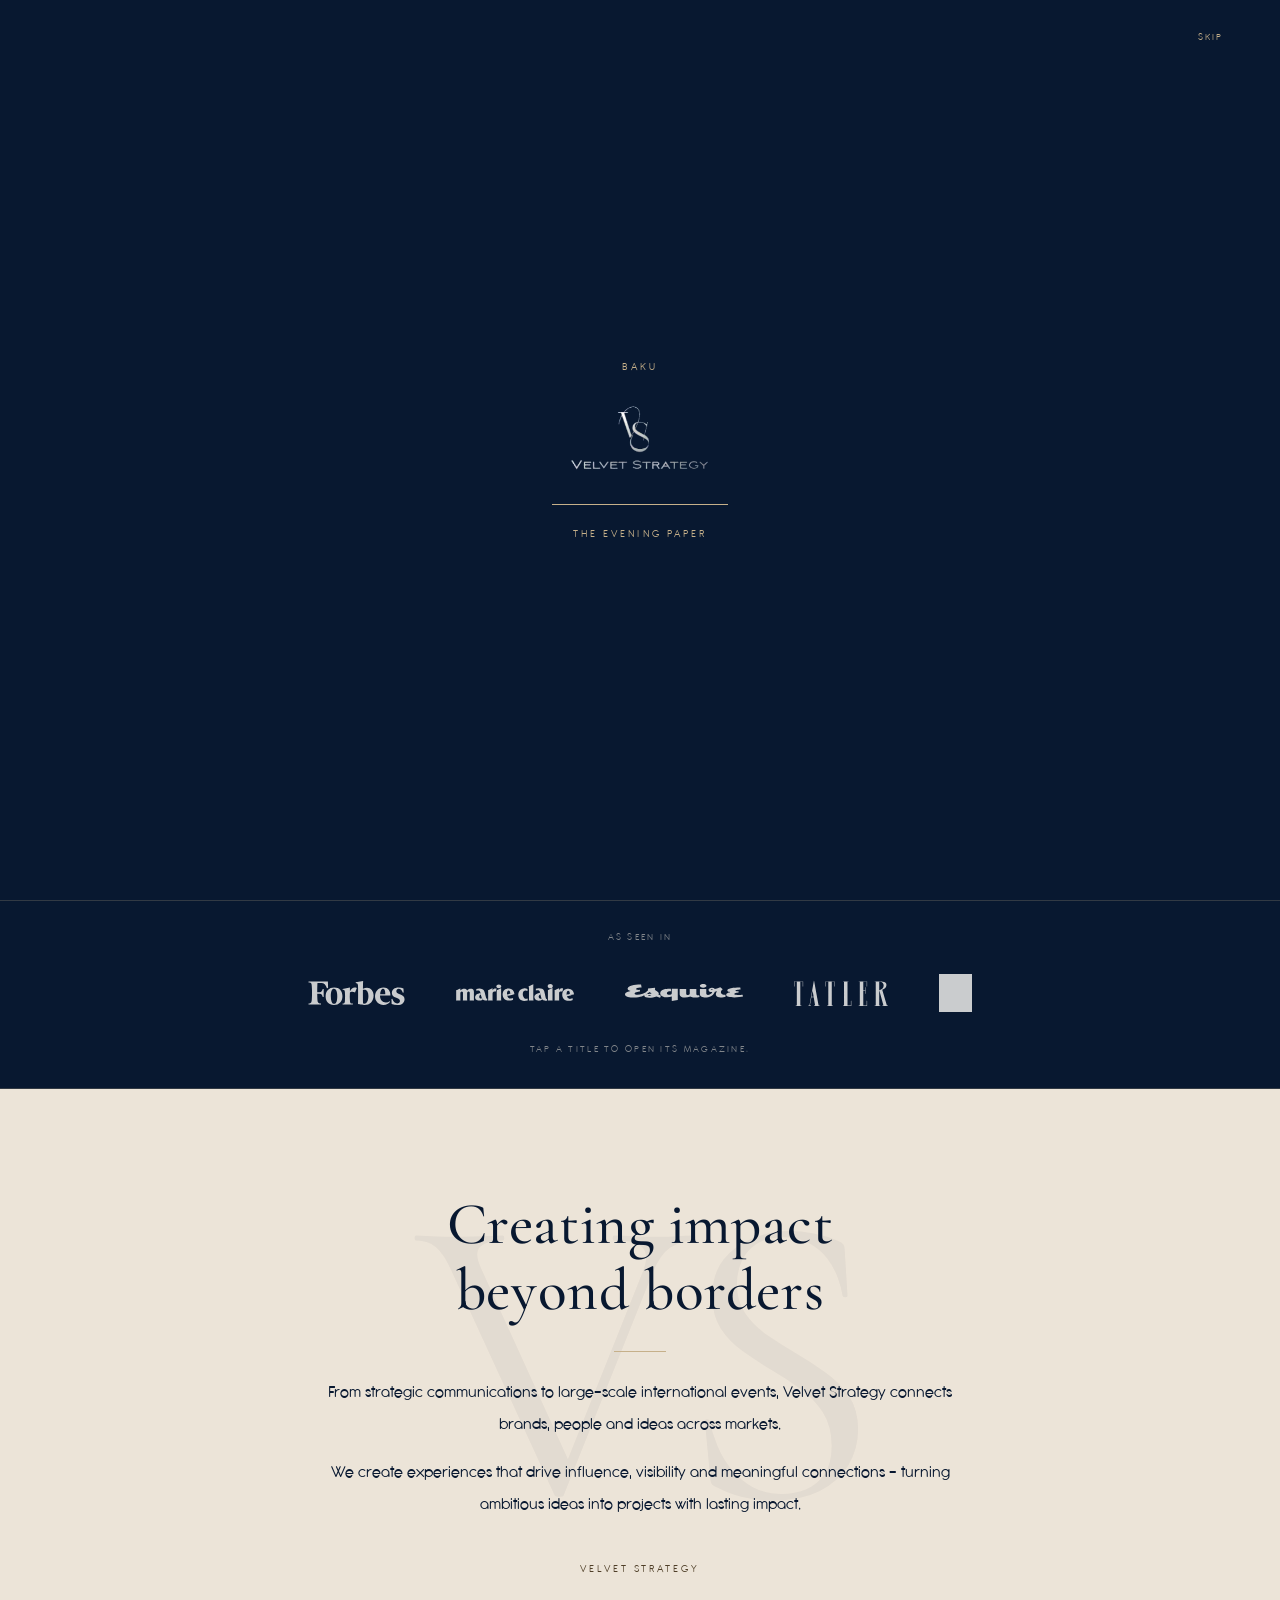
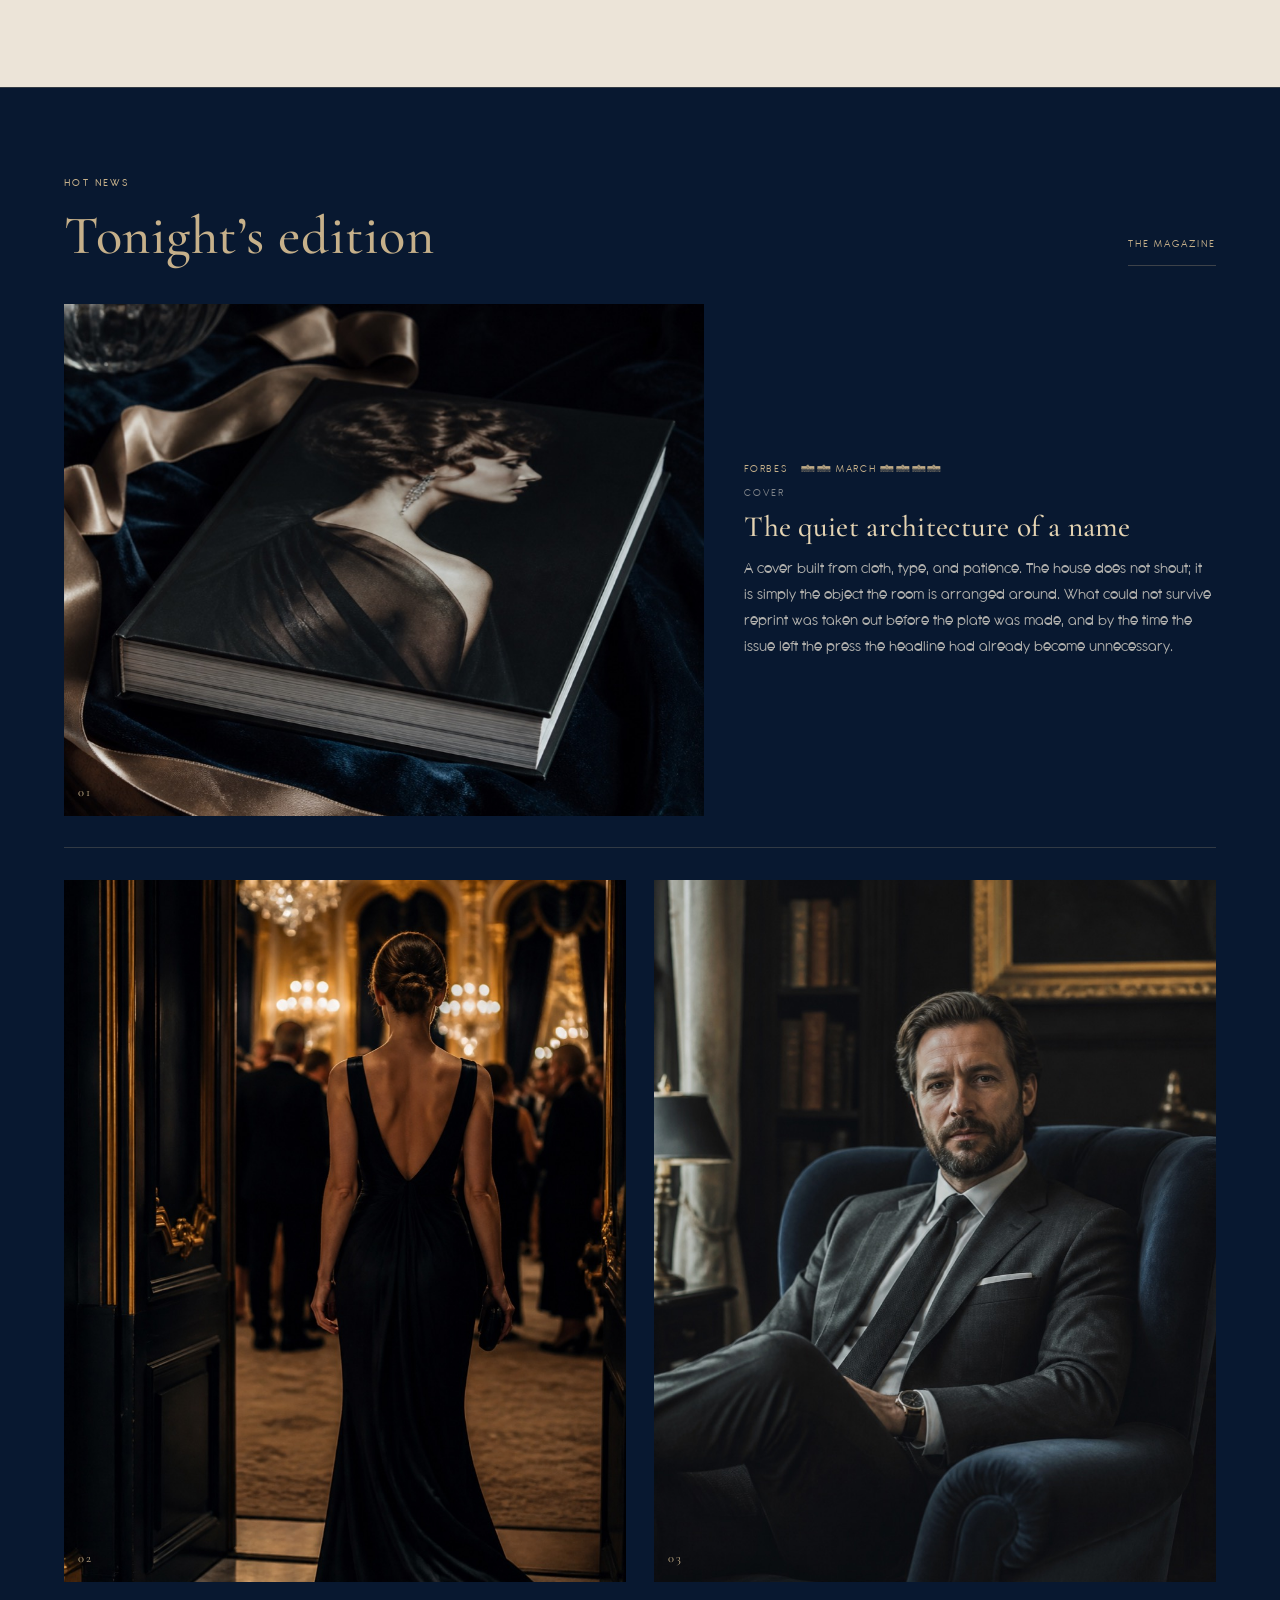
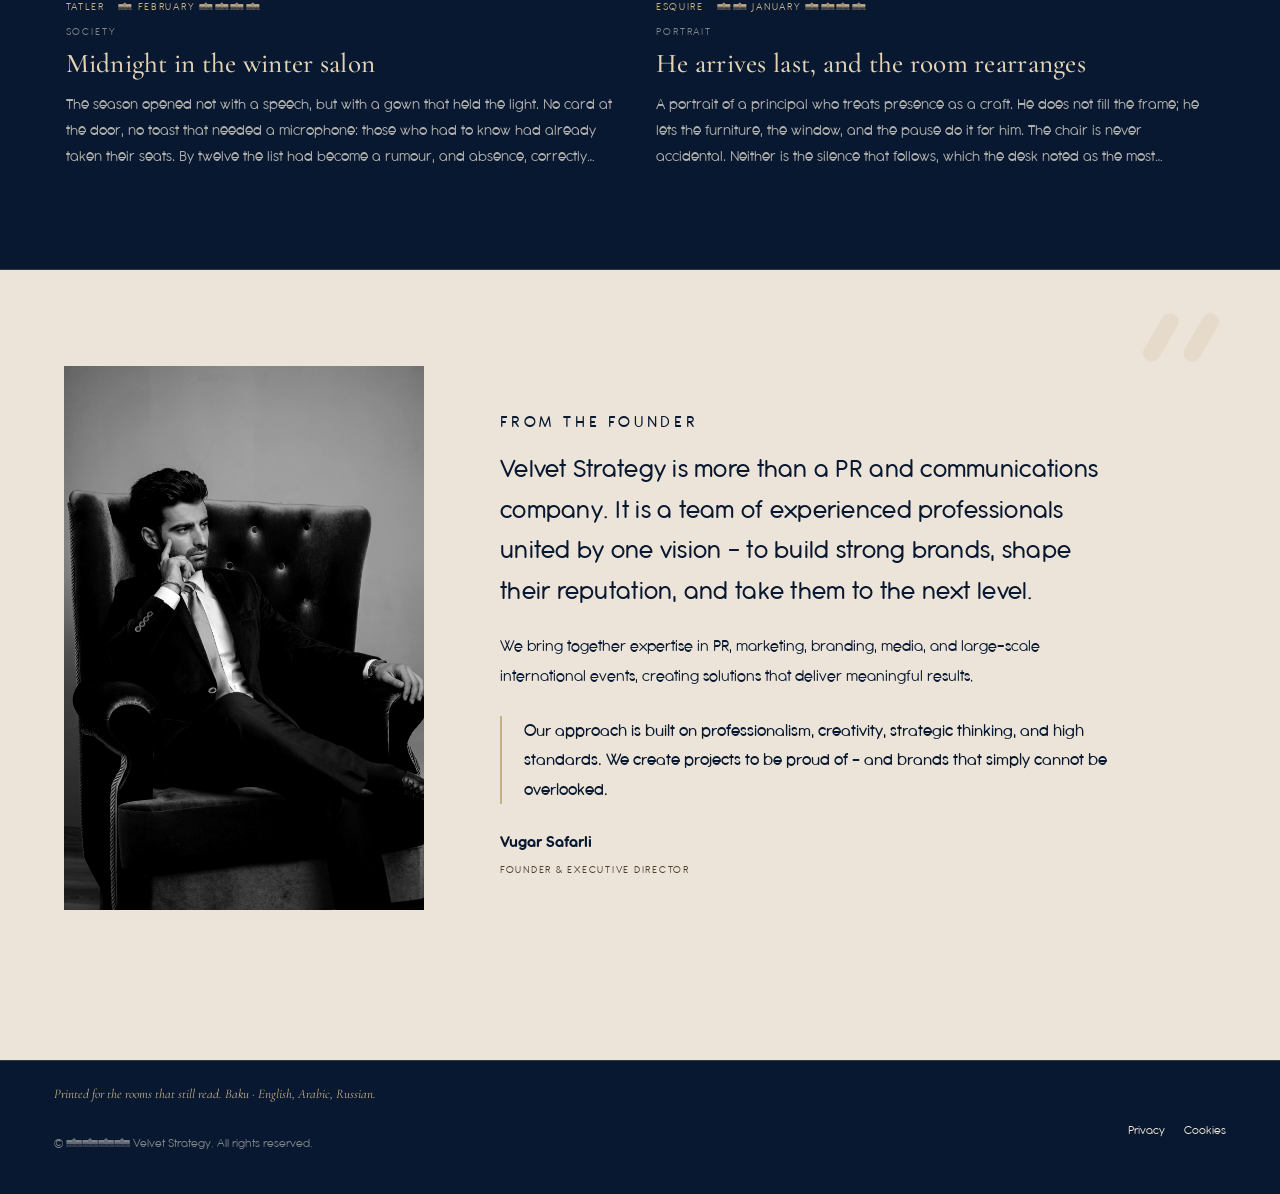
<file: index.html>
<!DOCTYPE html>
<html lang="en">
  <head>
    <meta charset="utf-8" />
    <meta name="viewport" content="width=device-width, initial-scale=1, viewport-fit=cover" />
    <title>Velvet Strategy</title>
    <meta name="description" content="Velvet Strategy — PR, marketing, and event management. Where strategy turns into status." />
    <link rel="icon" href="assets/favicon.png" type="image/png" />
    <link rel="preconnect" href="https://fonts.googleapis.com" />
    <link rel="preconnect" href="https://fonts.gstatic.com" crossorigin />
    <link
      href="https://fonts.googleapis.com/css2?family=Amiri:ital,wght@0,400;0,700;1,400;1,700&family=Cormorant+Garamond:ital,wght@0,400;0,500;0,600;0,700;1,400;1,600&family=Noto+Naskh+Arabic:wght@400;500;600;700&family=Pinyon+Script&display=swap"
      rel="stylesheet"
    />
    <link rel="stylesheet" href="css/styles.css" />
    <script>
      (function () {
        try {
          var skip = window.matchMedia("(prefers-reduced-motion: reduce)").matches;
          if (skip) document.documentElement.classList.add("curtain-skip");
        } catch (e) {}
      })();
    </script>
  </head>
  <body data-page="home">
    <div class="curtain" id="curtain">
      <button type="button" class="curtain-skip" id="curtain-skip" data-i18n="curtain.skip">Skip</button>
      <div class="curtain-stage">
        <p class="curtain-place" data-i18n="curtain.place">Baku</p>
        <img class="curtain-mark" src="assets/logo-velvet.png" alt="Velvet Strategy" width="580" height="301" />
        <span class="curtain-rule" aria-hidden="true"></span>
        <p class="curtain-line" data-i18n="curtain.line">The evening paper</p>
      </div>
    </div>

    <a class="skip" href="#main" data-i18n="skip">Skip to content</a>
    <div class="read-line" aria-hidden="true"><i id="read-line"></i></div>

    <header class="site-header" id="site-header">
      <a class="wordmark" href="#top">
        <img src="assets/logo-velvet.png" alt="Velvet Strategy" width="580" height="301" />
      </a>
      <div class="header-end">
        <div class="lang-switch" role="group" aria-label="Language">
          <button class="lang-btn" type="button" data-lang="en" aria-pressed="true">EN</button>
          <button class="lang-btn" type="button" data-lang="ar" aria-pressed="false">عربي</button>
          <button class="lang-btn" type="button" data-lang="ru" aria-pressed="false">RU</button>
        </div>
        <a class="btn-talk" href="contact.html" data-i18n="nav.talk">Let’s talk</a>
        <button
          class="menu-toggle"
          id="menu-toggle"
          type="button"
          aria-expanded="false"
          aria-controls="site-menu"
          data-i18n-aria="nav.open"
        >
          <span class="burger" aria-hidden="true"><i></i><i></i><i></i></span>
        </button>
      </div>
      <nav class="mast-nav" aria-label="Primary">
        <a href="about.html" data-i18n="nav.about">About</a>
        <a href="services.html" data-i18n="nav.services">Services</a>
        <a href="magazine.html" data-i18n="nav.magazine">Magazine</a>
        <a href="events.html" data-i18n="nav.events">Events</a>
        <a href="partners.html" data-i18n="nav.partners">Partners</a>
        <a href="cases.html" data-i18n="nav.cases">Cases</a>
        <a href="contact.html" data-i18n="nav.contact">Contact</a>
      </nav>
    </header>

    <div class="menu" id="site-menu" aria-hidden="true" inert>
      <div class="menu-top">
        <a class="wordmark" href="index.html">
          <img src="assets/logo-velvet.png" alt="Velvet Strategy" width="580" height="301" />
        </a>
        <button class="menu-toggle" id="menu-close" type="button" data-i18n-aria="nav.close">
          <svg width="16" height="16" viewBox="0 0 16 16" aria-hidden="true">
            <path d="M2 2l12 12M14 2L2 14" fill="none" stroke="currentColor" stroke-width="1.2" />
          </svg>
        </button>
      </div>
      <nav class="menu-nav" aria-label="Mobile">
        <a class="menu-link" href="about.html"><span>01</span><b data-i18n="nav.about">About</b></a>
        <a class="menu-link" href="services.html"><span>02</span><b data-i18n="nav.services">Services</b></a>
        <a class="menu-link" href="magazine.html"><span>03</span><b data-i18n="nav.magazine">Magazine</b></a>
        <a class="menu-link" href="events.html"><span>04</span><b data-i18n="nav.events">Events</b></a>
        <a class="menu-link" href="partners.html"><span>05</span><b data-i18n="nav.partners">Partners</b></a>
        <a class="menu-link" href="cases.html"><span>06</span><b data-i18n="nav.cases">Cases</b></a>
        <a class="menu-link" href="contact.html"><span>07</span><b data-i18n="nav.contact">Contact</b></a>
      </nav>
      <div class="menu-footer">
        <div class="lang-switch" role="group" aria-label="Language">
          <button class="lang-btn" type="button" data-lang="en">EN</button>
          <button class="lang-btn" type="button" data-lang="ar">عربي</button>
          <button class="lang-btn" type="button" data-lang="ru">RU</button>
        </div>
        <a href="privacy.html" data-i18n="nav.privacy">Privacy</a>
      </div>
    </div>

    <main id="main">
      <section class="hero" id="top">
        <div class="hero-bg" aria-hidden="true"></div>
        <div class="hero-veil" aria-hidden="true"></div>
        <div class="hero-copy">
          <h1 class="hero-title" data-i18n="hero.kicker">Global PR & communications advisors</h1>
          <p class="hero-body" data-i18n="hero.body">Building brands, shaping reputations and creating connections worldwide.</p>
          <div class="hero-actions">
            <a class="btn-ghost" href="services.html">
              <span data-i18n="hero.cta">Explore our services</span>
              <span class="arrow" aria-hidden="true"></span>
            </a>
          </div>
        </div>
      </section>

      <section class="featured reveal" aria-label="Press">
        <p data-i18n="featured.label">As seen in</p>
        <ul class="featured-logos" id="press-marks">
          <li>
            <a class="press-mark" href="magazine.html?outlet=Forbes" data-outlet="Forbes">
              <img src="assets/press/forbes.svg" alt="Forbes" />
            </a>
          </li>
          <li>
            <a class="press-mark" href="magazine.html?outlet=Marie Claire" data-outlet="Marie Claire">
              <img src="assets/press/marie-claire.svg" alt="Marie Claire" />
            </a>
          </li>
          <li>
            <a class="press-mark" href="magazine.html?outlet=Esquire" data-outlet="Esquire">
              <img src="assets/press/esquire.svg" alt="Esquire" />
            </a>
          </li>
          <li>
            <a class="press-mark" href="magazine.html?outlet=Tatler" data-outlet="Tatler">
              <img src="assets/press/tatler.svg" alt="Tatler" />
            </a>
          </li>
          <li>
            <a class="press-mark" href="magazine.html?outlet=Associated Press" data-outlet="Associated Press">
              <img src="assets/press/ap.svg" alt="Associated Press" />
            </a>
          </li>
        </ul>
        <p class="featured-hint" data-i18n="featured.hint"></p>
      </section>

      <section class="impact" id="impact" aria-labelledby="impact-title">
        <div class="impact-inner">
          <h2 id="impact-title">
            <span data-i18n="impact.line1">Creating impact</span>
            <span data-i18n="impact.line2">beyond borders</span>
          </h2>
          <span class="impact-rule" aria-hidden="true"></span>
          <p class="impact-copy" data-i18n="impact.p1">
            From strategic communications to large-scale international events, Velvet Strategy connects brands, people and ideas across markets.
          </p>
          <p class="impact-copy" data-i18n="impact.p2">
            We create experiences that drive influence, visibility and meaningful connections – turning ambitious ideas into projects with lasting impact.
          </p>
          <p class="impact-mark">Velvet Strategy</p>
        </div>
      </section>

      <section class="heat" id="heat" aria-labelledby="heat-title">
        <div class="heat-head">
          <p class="eyebrow" data-i18n="heat.eyebrow">Hot news</p>
          <div class="heat-head-row">
            <h2 id="heat-title" data-i18n="heat.title">Tonight’s edition</h2>
            <a class="heat-more" href="magazine.html" data-i18n="heat.more">The magazine</a>
          </div>
        </div>
        <div class="heat-grid" id="hot-news"></div>
      </section>

      <section class="founder" id="founder" aria-labelledby="founder-title">
        <div class="founder-grid wrap">
          <figure class="founder-portrait reveal">
            <img
              src="assets/founder-vugar.jpg"
              alt="Vugar Safarli"
              width="682"
              height="778"
              decoding="async"
            />
          </figure>
          <div class="founder-copy reveal">
            <p class="eyebrow" data-i18n="founder.eyebrow">From the founder</p>
            <h2 id="founder-title" data-i18n="founder.title">
              Velvet Strategy is more than a PR and communications company. It is a team of experienced professionals united by one vision – to build strong brands, shape their reputation, and take them to the next level.
            </h2>
            <p data-i18n="founder.p1">
              We bring together expertise in PR, marketing, branding, media, and large-scale international events, creating solutions that deliver meaningful results.
            </p>
            <blockquote data-i18n="founder.p2">
              Our approach is built on professionalism, creativity, strategic thinking, and high standards. We create projects to be proud of – and brands that simply cannot be overlooked.
            </blockquote>
            <p class="founder-sign">
              <strong data-i18n="founder.name">Vugar Safarli</strong>
              <small data-i18n="founder.role">Founder & Executive Director</small>
            </p>
          </div>
        </div>
      </section>
    </main>

    <footer class="site-footer reveal">
      <p class="footer-colophon" data-i18n="footer.colophon"></p>
      <p>
        © <span data-year></span> <span data-brand="legal"></span>.
        <span data-i18n="footer.rights"></span>
      </p>
      <div class="footer-links">
        <a href="privacy.html" data-i18n="nav.privacy">Privacy</a>
        <a href="cookies.html" data-i18n="nav.cookies">Cookies</a>
      </div>
    </footer>

    <a class="wa" data-wa href="#" data-i18n-aria="contact.whatsapp" aria-label="WhatsApp">
      <svg width="20" height="20" viewBox="0 0 24 24" fill="currentColor" aria-hidden="true">
        <path
          d="M12.04 2C6.58 2 2.15 6.4 2.15 11.84c0 1.74.46 3.44 1.33 4.94L2 22l5.37-1.4a10 10 0 0 0 4.67 1.19h.01c5.46 0 9.89-4.4 9.89-9.85C21.94 6.4 17.5 2 12.04 2zm5.75 14.16c-.24.68-1.4 1.3-1.94 1.38-.5.07-1.12.1-1.81-.11-.42-.13-.95-.3-1.64-.59-2.89-1.25-4.77-4.16-4.92-4.35-.14-.2-1.18-1.57-1.18-3 0-1.42.74-2.12 1-2.41.24-.28.64-.41 1.02-.41h.73c.23 0 .55-.09.86.66.33.79.1 1.92.09 1.96-.13.32-.22.35-.41.58-.18.2-.38.46-.17.86.2.4.9 1.48 1.93 2.4 1.33 1.18 2.45 1.55 2.85 1.73.4.18.63.15.86-.09.23-.24.99-1.15 1.26-1.55.26-.4.53-.33.88-.2.36.13 2.26 1.07 2.65 1.26.39.2.64.29.74.46.09.16.09.94-.15 1.62z"
        />
      </svg>
    </a>
    <div class="toast" id="toast" role="status"></div>
    <script src="js/config.js"></script>
    <script src="js/i18n.js"></script>
    <script src="js/news.js"></script>
    <script src="js/app.js"></script>
  </body>
</html>
</file>
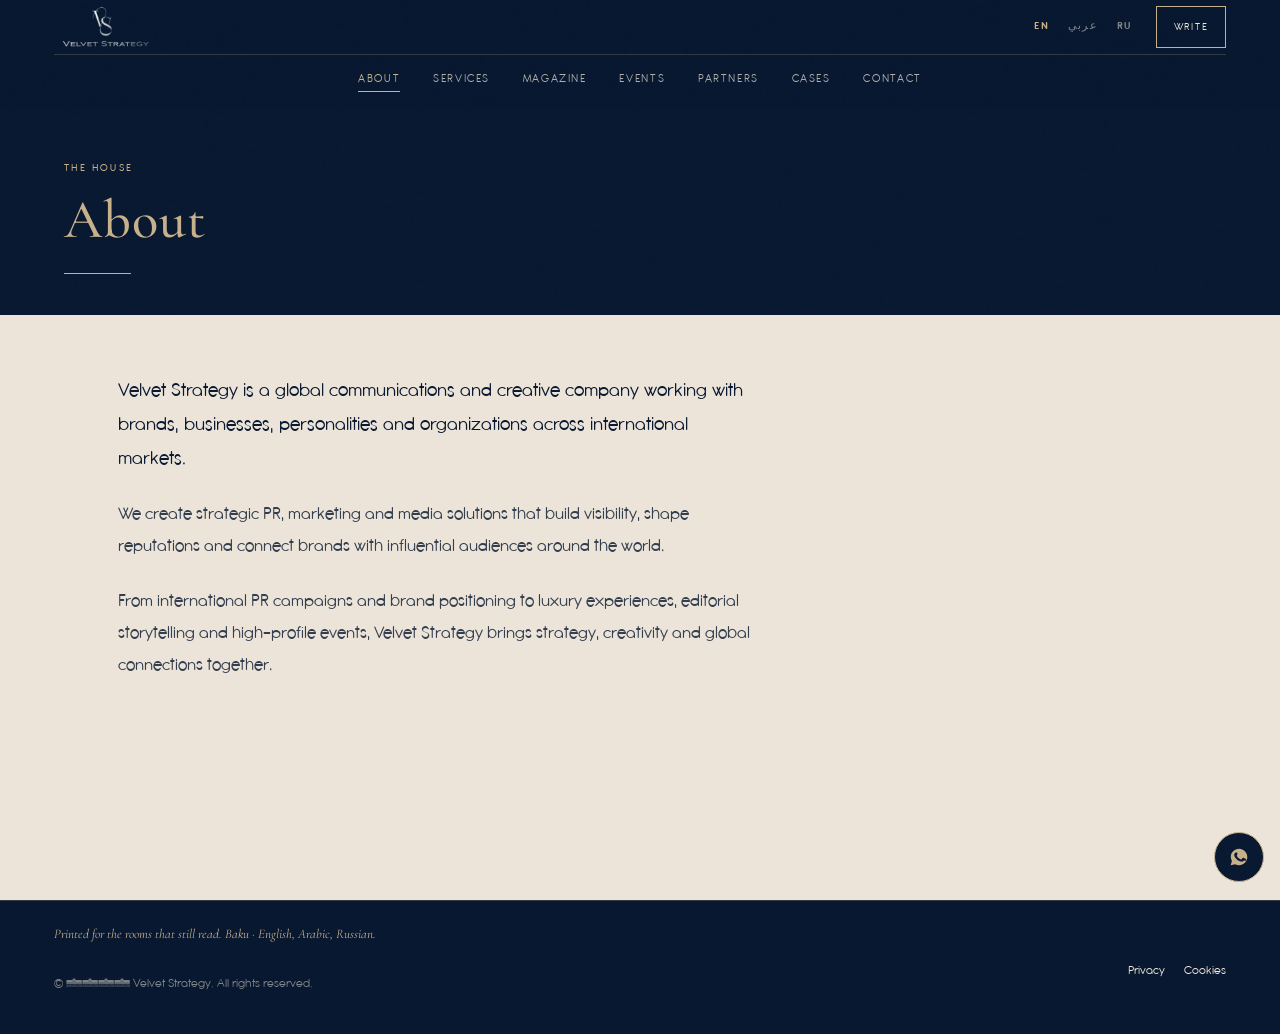
<file: about.html>
<!DOCTYPE html>
<html lang="en" class="is-ready">
  <head>
    <meta charset="utf-8" />
    <meta name="viewport" content="width=device-width, initial-scale=1, viewport-fit=cover" />
    <title>About — Velvet Strategy</title>
    <meta name="description" content="Velvet Strategy — PR, marketing, and event management. Where strategy turns into status." />
    <link rel="icon" href="assets/favicon.png" type="image/png" />
    <link rel="preconnect" href="https://fonts.googleapis.com" />
    <link rel="preconnect" href="https://fonts.gstatic.com" crossorigin />
    <link
      href="https://fonts.googleapis.com/css2?family=Amiri:ital,wght@0,400;0,700;1,400;1,700&family=Cormorant+Garamond:ital,wght@0,400;0,500;0,600;0,700;1,400;1,600&family=Noto+Naskh+Arabic:wght@400;500;600;700&family=Pinyon+Script&display=swap"
      rel="stylesheet"
    />
    <link rel="stylesheet" href="css/styles.css" />
  </head>
  <body data-page="about">
    <a class="skip" href="#main" data-i18n="skip">Skip to content</a>
    <div class="read-line" aria-hidden="true"><i id="read-line"></i></div>

    <header class="site-header" id="site-header">
      <a class="wordmark" href="index.html">
        <img src="assets/logo-velvet.png" alt="Velvet Strategy" width="580" height="301" />
      </a>
      <div class="header-end">
        <div class="lang-switch" role="group" aria-label="Language">
          <button class="lang-btn" type="button" data-lang="en" aria-pressed="true">EN</button>
          <button class="lang-btn" type="button" data-lang="ar" aria-pressed="false">عربي</button>
          <button class="lang-btn" type="button" data-lang="ru" aria-pressed="false">RU</button>
        </div>
        <a class="btn-talk" href="contact.html" data-i18n="nav.talk">Let’s talk</a>
        <button
          class="menu-toggle"
          id="menu-toggle"
          type="button"
          aria-expanded="false"
          aria-controls="site-menu"
          data-i18n-aria="nav.open"
        >
          <span class="burger" aria-hidden="true"><i></i><i></i><i></i></span>
        </button>
      </div>
      <nav class="mast-nav" aria-label="Primary">
        <a href="about.html" data-i18n="nav.about">About</a>
        <a href="services.html" data-i18n="nav.services">Services</a>
        <a href="magazine.html" data-i18n="nav.magazine">Magazine</a>
        <a href="events.html" data-i18n="nav.events">Events</a>
        <a href="partners.html" data-i18n="nav.partners">Partners</a>
        <a href="cases.html" data-i18n="nav.cases">Cases</a>
        <a href="contact.html" data-i18n="nav.contact">Contact</a>
      </nav>
    </header>

    <div class="menu" id="site-menu" aria-hidden="true" inert>
      <div class="menu-top">
        <a class="wordmark" href="index.html">
          <img src="assets/logo-velvet.png" alt="Velvet Strategy" width="580" height="301" />
        </a>
        <button class="menu-toggle" id="menu-close" type="button" data-i18n-aria="nav.close">
          <svg width="16" height="16" viewBox="0 0 16 16" aria-hidden="true">
            <path d="M2 2l12 12M14 2L2 14" fill="none" stroke="currentColor" stroke-width="1.2" />
          </svg>
        </button>
      </div>
      <nav class="menu-nav" aria-label="Mobile">
        <a class="menu-link" href="about.html"><span>01</span><b data-i18n="nav.about">About</b></a>
        <a class="menu-link" href="services.html"><span>02</span><b data-i18n="nav.services">Services</b></a>
        <a class="menu-link" href="magazine.html"><span>03</span><b data-i18n="nav.magazine">Magazine</b></a>
        <a class="menu-link" href="events.html"><span>04</span><b data-i18n="nav.events">Events</b></a>
        <a class="menu-link" href="partners.html"><span>05</span><b data-i18n="nav.partners">Partners</b></a>
        <a class="menu-link" href="cases.html"><span>06</span><b data-i18n="nav.cases">Cases</b></a>
        <a class="menu-link" href="contact.html"><span>07</span><b data-i18n="nav.contact">Contact</b></a>
      </nav>
      <div class="menu-footer">
        <div class="lang-switch" role="group" aria-label="Language">
          <button class="lang-btn" type="button" data-lang="en">EN</button>
          <button class="lang-btn" type="button" data-lang="ar">عربي</button>
          <button class="lang-btn" type="button" data-lang="ru">RU</button>
        </div>
        <a href="privacy.html" data-i18n="nav.privacy">Privacy</a>
      </div>
    </div>

    <main id="main">
      <article class="page-sheet house-paper">
        <header class="page-band">
          <div class="wrap">
            <p class="eyebrow" data-i18n="about.eyebrow">The house</p>
            <h1 class="page-title" data-i18n="about.title">About</h1>
            <span class="page-rule" aria-hidden="true"></span>
          </div>
        </header>
        <div class="wrap">
          <div class="letter reveal">
            <p data-i18n="about.p1">Velvet Strategy is a global communications and creative company working with brands, businesses, personalities and organizations across international markets.</p>
            <p data-i18n="about.p2">We create strategic PR, marketing and media solutions that build visibility, shape reputations and connect brands with influential audiences around the world.</p>
            <p data-i18n="about.p3">From international PR campaigns and brand positioning to luxury experiences, editorial storytelling and high-profile events, Velvet Strategy brings strategy, creativity and global connections together.</p>
          </div>
        </div>
      </article>
    </main>

    <footer class="site-footer reveal">
      <p class="footer-colophon" data-i18n="footer.colophon"></p>
      <p>
        © <span data-year></span> <span data-brand="legal"></span>.
        <span data-i18n="footer.rights"></span>
      </p>
      <div class="footer-links">
        <a href="privacy.html" data-i18n="nav.privacy">Privacy</a>
        <a href="cookies.html" data-i18n="nav.cookies">Cookies</a>
      </div>
    </footer>

    <a class="wa" data-wa href="#" data-i18n-aria="contact.whatsapp" aria-label="WhatsApp">
      <svg width="20" height="20" viewBox="0 0 24 24" fill="currentColor" aria-hidden="true">
        <path
          d="M12.04 2C6.58 2 2.15 6.4 2.15 11.84c0 1.74.46 3.44 1.33 4.94L2 22l5.37-1.4a10 10 0 0 0 4.67 1.19h.01c5.46 0 9.89-4.4 9.89-9.85C21.94 6.4 17.5 2 12.04 2zm5.75 14.16c-.24.68-1.4 1.3-1.94 1.38-.5.07-1.12.1-1.81-.11-.42-.13-.95-.3-1.64-.59-2.89-1.25-4.77-4.16-4.92-4.35-.14-.2-1.18-1.57-1.18-3 0-1.42.74-2.12 1-2.41.24-.28.64-.41 1.02-.41h.73c.23 0 .55-.09.86.66.33.79.1 1.92.09 1.96-.13.32-.22.35-.41.58-.18.2-.38.46-.17.86.2.4.9 1.48 1.93 2.4 1.33 1.18 2.45 1.55 2.85 1.73.4.18.63.15.86-.09.23-.24.99-1.15 1.26-1.55.26-.4.53-.33.88-.2.36.13 2.26 1.07 2.65 1.26.39.2.64.29.74.46.09.16.09.94-.15 1.62z"
        />
      </svg>
    </a>
    <div class="toast" id="toast" role="status"></div>
    <script src="js/config.js"></script>
    <script src="js/i18n.js"></script>
    <script src="js/app.js"></script>
  </body>
</html>
</file>
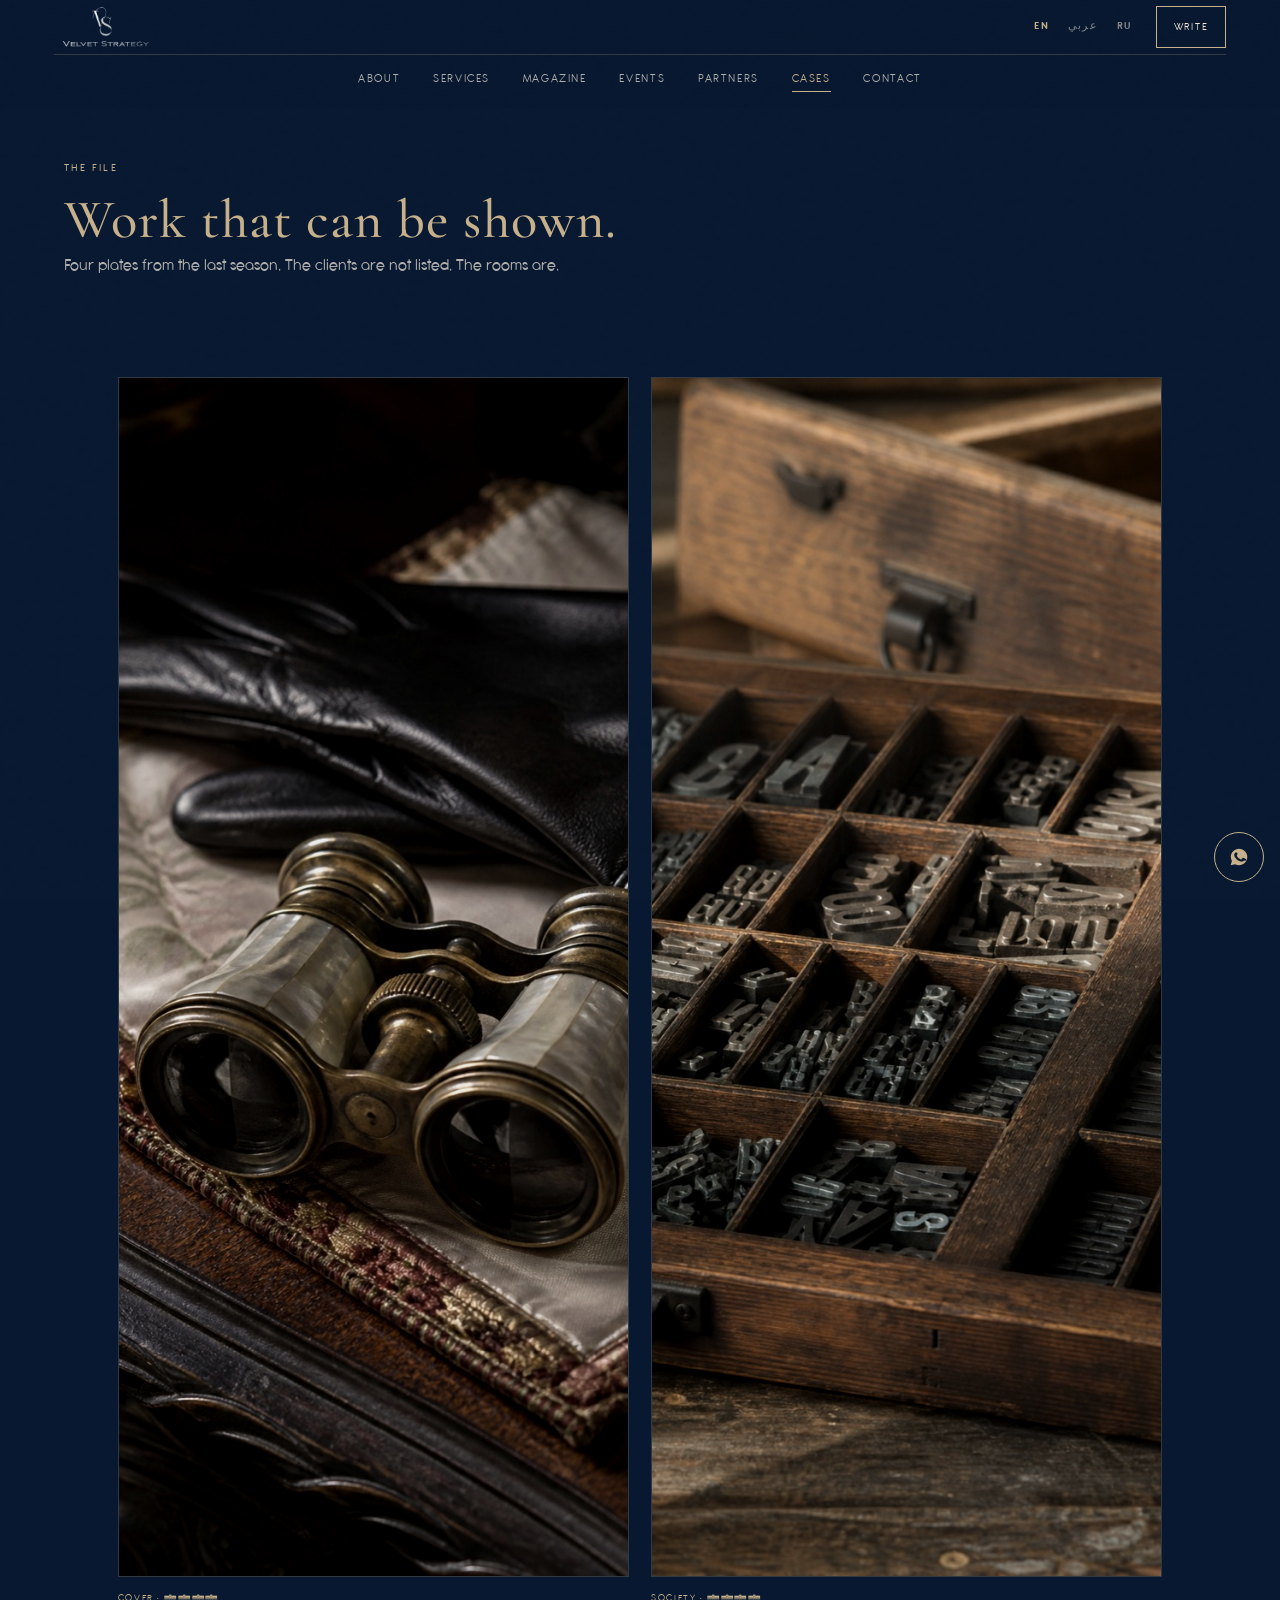
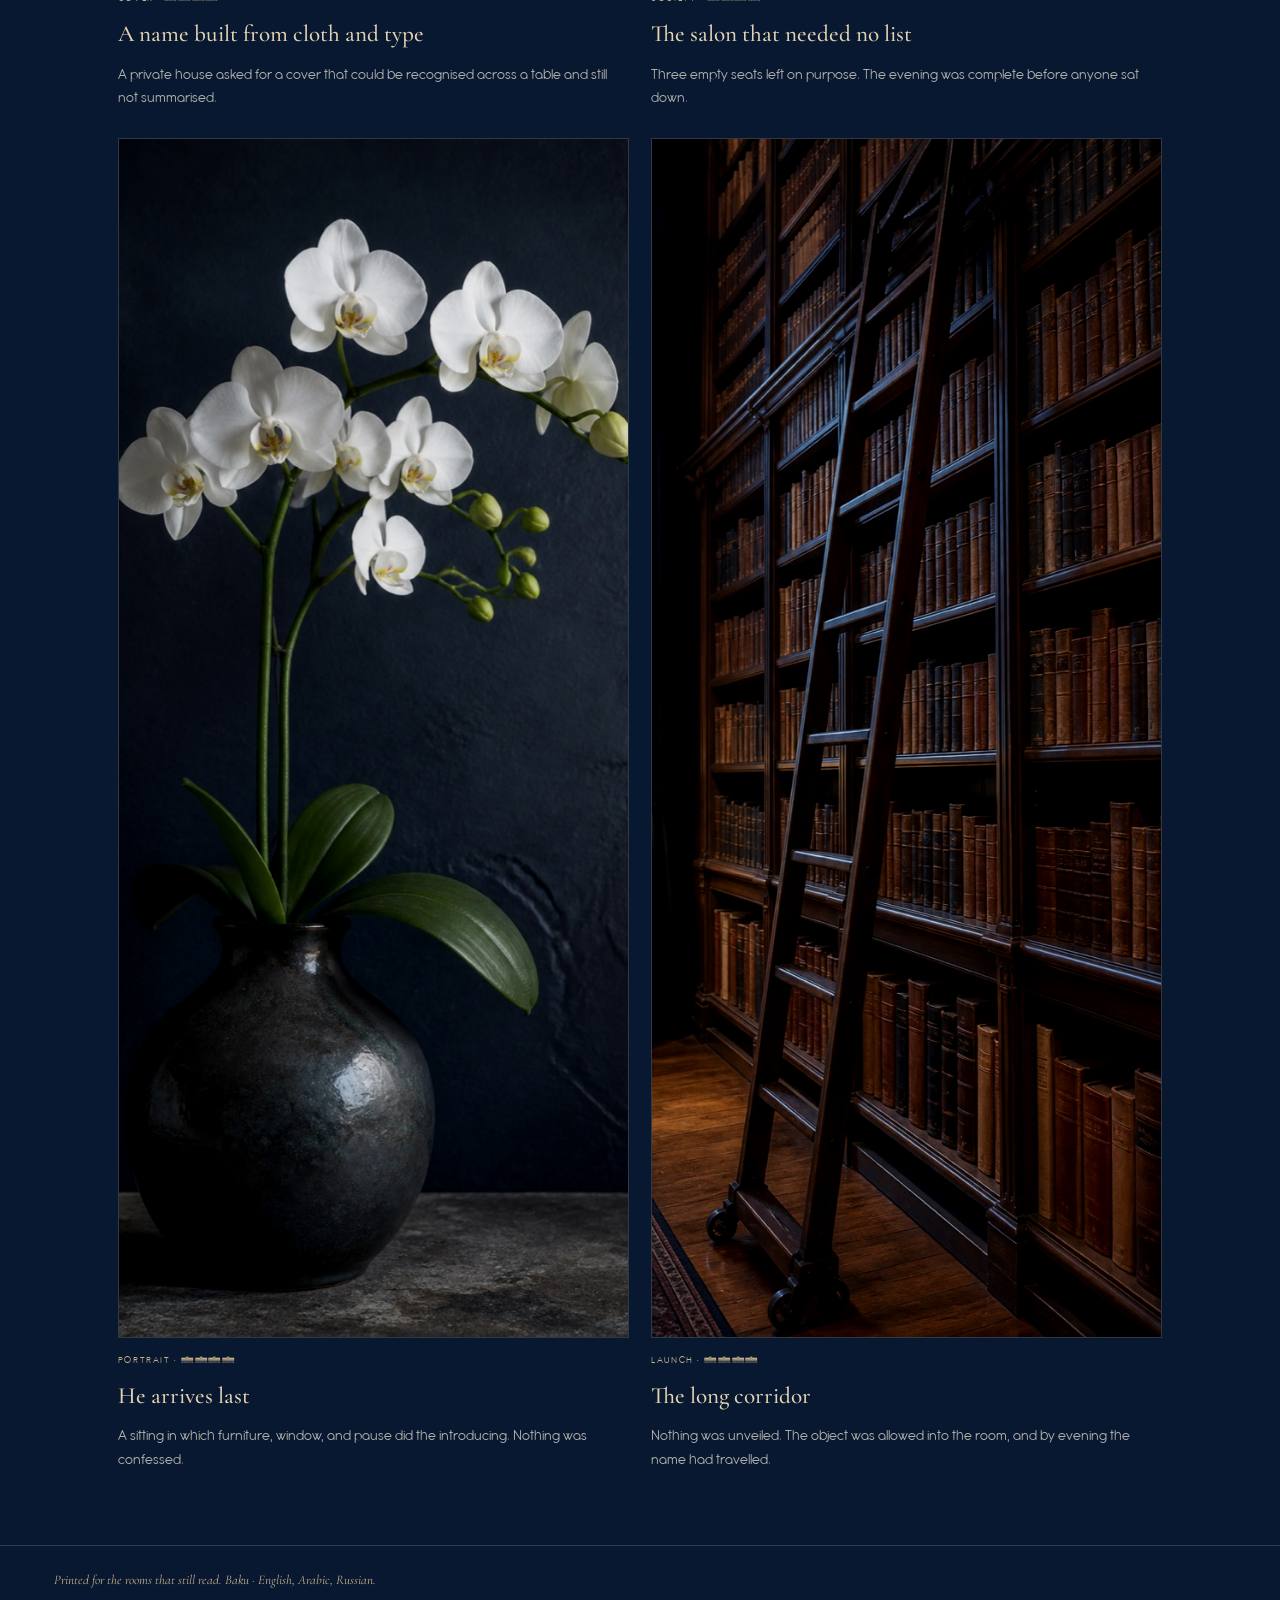
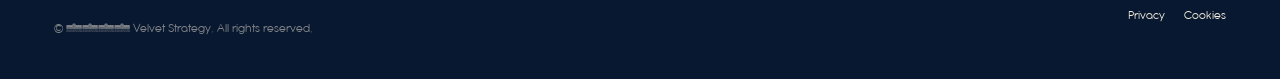
<file: cases.html>
<!DOCTYPE html>
<html lang="en" class="is-ready">
  <head>
    <meta charset="utf-8" />
    <meta name="viewport" content="width=device-width, initial-scale=1, viewport-fit=cover" />
    <title>Cases — Velvet Strategy</title>
    <meta name="description" content="Velvet Strategy — PR, marketing, and event management. Where strategy turns into status." />
    <link rel="icon" href="assets/favicon.png" type="image/png" />
    <link rel="preconnect" href="https://fonts.googleapis.com" />
    <link rel="preconnect" href="https://fonts.gstatic.com" crossorigin />
    <link
      href="https://fonts.googleapis.com/css2?family=Amiri:ital,wght@0,400;0,700;1,400;1,700&family=Cormorant+Garamond:ital,wght@0,400;0,500;0,600;0,700;1,400;1,600&family=Noto+Naskh+Arabic:wght@400;500;600;700&family=Pinyon+Script&display=swap"
      rel="stylesheet"
    />
    <link rel="stylesheet" href="css/styles.css" />
  </head>
  <body data-page="cases">
    <a class="skip" href="#main" data-i18n="skip">Skip to content</a>
    <div class="read-line" aria-hidden="true"><i id="read-line"></i></div>

    <header class="site-header" id="site-header">
      <a class="wordmark" href="index.html">
        <img src="assets/logo-velvet.png" alt="Velvet Strategy" width="580" height="301" />
      </a>
      <div class="header-end">
        <div class="lang-switch" role="group" aria-label="Language">
          <button class="lang-btn" type="button" data-lang="en" aria-pressed="true">EN</button>
          <button class="lang-btn" type="button" data-lang="ar" aria-pressed="false">عربي</button>
          <button class="lang-btn" type="button" data-lang="ru" aria-pressed="false">RU</button>
        </div>
        <a class="btn-talk" href="contact.html" data-i18n="nav.talk">Let’s talk</a>
        <button
          class="menu-toggle"
          id="menu-toggle"
          type="button"
          aria-expanded="false"
          aria-controls="site-menu"
          data-i18n-aria="nav.open"
        >
          <span class="burger" aria-hidden="true"><i></i><i></i><i></i></span>
        </button>
      </div>
      <nav class="mast-nav" aria-label="Primary">
        <a href="about.html" data-i18n="nav.about">About</a>
        <a href="services.html" data-i18n="nav.services">Services</a>
        <a href="magazine.html" data-i18n="nav.magazine">Magazine</a>
        <a href="events.html" data-i18n="nav.events">Events</a>
        <a href="partners.html" data-i18n="nav.partners">Partners</a>
        <a href="cases.html" data-i18n="nav.cases">Cases</a>
        <a href="contact.html" data-i18n="nav.contact">Contact</a>
      </nav>
    </header>

    <div class="menu" id="site-menu" aria-hidden="true" inert>
      <div class="menu-top">
        <a class="wordmark" href="index.html">
          <img src="assets/logo-velvet.png" alt="Velvet Strategy" width="580" height="301" />
        </a>
        <button class="menu-toggle" id="menu-close" type="button" data-i18n-aria="nav.close">
          <svg width="16" height="16" viewBox="0 0 16 16" aria-hidden="true">
            <path d="M2 2l12 12M14 2L2 14" fill="none" stroke="currentColor" stroke-width="1.2" />
          </svg>
        </button>
      </div>
      <nav class="menu-nav" aria-label="Mobile">
        <a class="menu-link" href="about.html"><span>01</span><b data-i18n="nav.about">About</b></a>
        <a class="menu-link" href="services.html"><span>02</span><b data-i18n="nav.services">Services</b></a>
        <a class="menu-link" href="magazine.html"><span>03</span><b data-i18n="nav.magazine">Magazine</b></a>
        <a class="menu-link" href="events.html"><span>04</span><b data-i18n="nav.events">Events</b></a>
        <a class="menu-link" href="partners.html"><span>05</span><b data-i18n="nav.partners">Partners</b></a>
        <a class="menu-link" href="cases.html"><span>06</span><b data-i18n="nav.cases">Cases</b></a>
        <a class="menu-link" href="contact.html"><span>07</span><b data-i18n="nav.contact">Contact</b></a>
      </nav>
      <div class="menu-footer">
        <div class="lang-switch" role="group" aria-label="Language">
          <button class="lang-btn" type="button" data-lang="en">EN</button>
          <button class="lang-btn" type="button" data-lang="ar">عربي</button>
          <button class="lang-btn" type="button" data-lang="ru">RU</button>
        </div>
        <a href="privacy.html" data-i18n="nav.privacy">Privacy</a>
      </div>
    </div>

    <main id="main">
      <article class="page-sheet house-ink">
        <header class="page-band">
          <div class="wrap">
            <p class="eyebrow" data-i18n="cases.eyebrow">The file</p>
            <h1 class="page-title" data-i18n="cases.title">Work that can be shown.</h1>
            <p class="lede" data-i18n="cases.lead"></p>
          </div>
        </header>
        <div class="wrap reveal">
          <div class="case-grid" id="case-grid"></div>
        </div>
      </article>
    </main>

    <footer class="site-footer reveal">
      <p class="footer-colophon" data-i18n="footer.colophon"></p>
      <p>
        © <span data-year></span> <span data-brand="legal"></span>.
        <span data-i18n="footer.rights"></span>
      </p>
      <div class="footer-links">
        <a href="privacy.html" data-i18n="nav.privacy">Privacy</a>
        <a href="cookies.html" data-i18n="nav.cookies">Cookies</a>
      </div>
    </footer>

    <a class="wa" data-wa href="#" data-i18n-aria="contact.whatsapp" aria-label="WhatsApp">
      <svg width="20" height="20" viewBox="0 0 24 24" fill="currentColor" aria-hidden="true">
        <path
          d="M12.04 2C6.58 2 2.15 6.4 2.15 11.84c0 1.74.46 3.44 1.33 4.94L2 22l5.37-1.4a10 10 0 0 0 4.67 1.19h.01c5.46 0 9.89-4.4 9.89-9.85C21.94 6.4 17.5 2 12.04 2zm5.75 14.16c-.24.68-1.4 1.3-1.94 1.38-.5.07-1.12.1-1.81-.11-.42-.13-.95-.3-1.64-.59-2.89-1.25-4.77-4.16-4.92-4.35-.14-.2-1.18-1.57-1.18-3 0-1.42.74-2.12 1-2.41.24-.28.64-.41 1.02-.41h.73c.23 0 .55-.09.86.66.33.79.1 1.92.09 1.96-.13.32-.22.35-.41.58-.18.2-.38.46-.17.86.2.4.9 1.48 1.93 2.4 1.33 1.18 2.45 1.55 2.85 1.73.4.18.63.15.86-.09.23-.24.99-1.15 1.26-1.55.26-.4.53-.33.88-.2.36.13 2.26 1.07 2.65 1.26.39.2.64.29.74.46.09.16.09.94-.15 1.62z"
        />
      </svg>
    </a>
    <div class="toast" id="toast" role="status"></div>
    <script src="js/config.js"></script>
    <script src="js/i18n.js"></script>
    <script src="js/app.js"></script>
  </body>
</html>
</file>
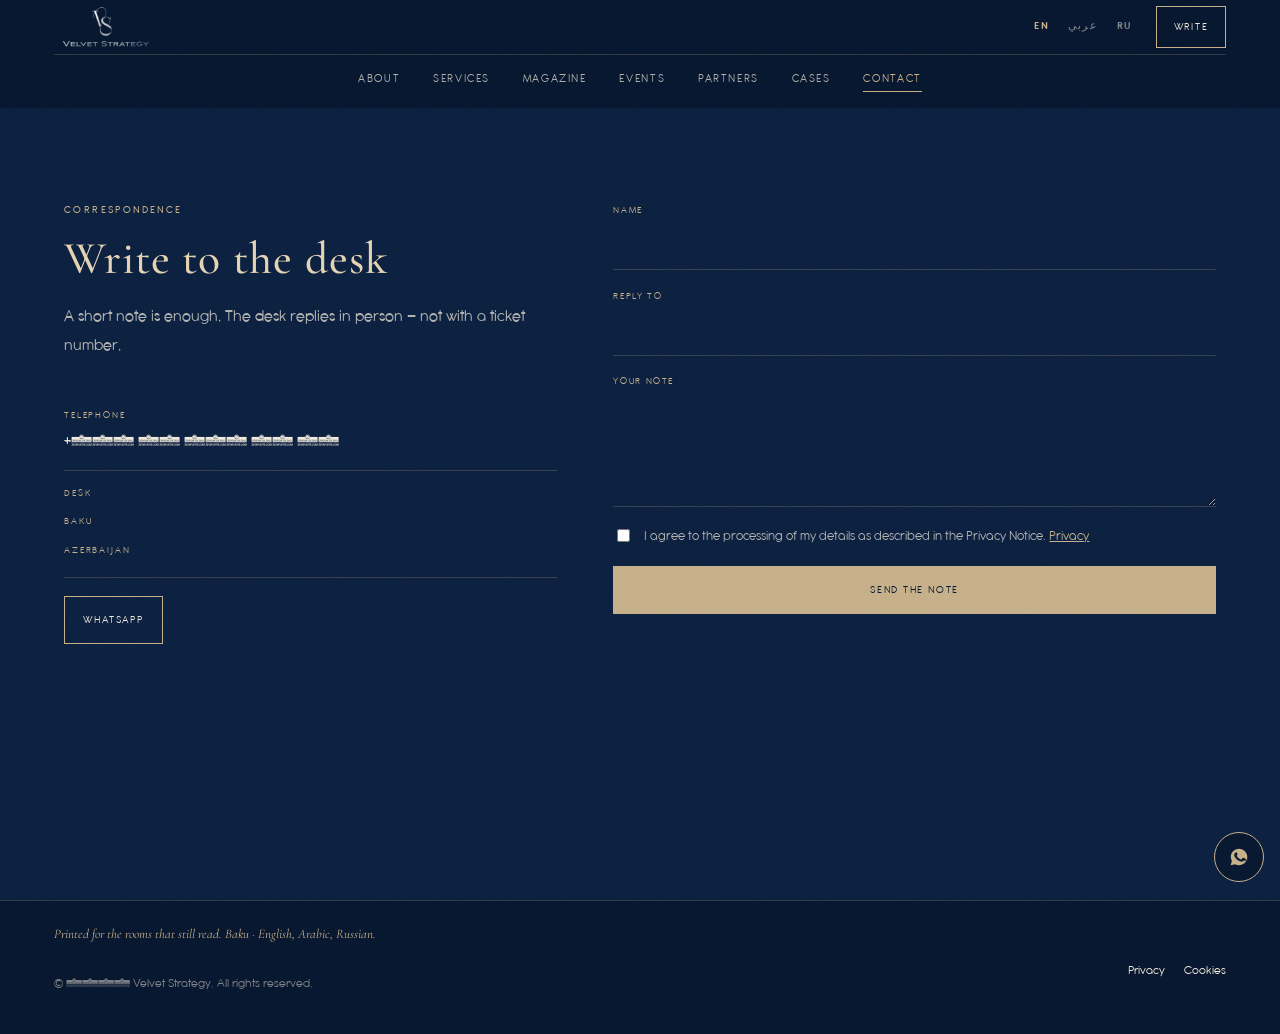
<file: contact.html>
<!DOCTYPE html>
<html lang="en" class="is-ready">
  <head>
    <meta charset="utf-8" />
    <meta name="viewport" content="width=device-width, initial-scale=1, viewport-fit=cover" />
    <title>Contact — Velvet Strategy</title>
    <meta name="description" content="Velvet Strategy — PR, marketing, and event management. Where strategy turns into status." />
    <link rel="icon" href="assets/favicon.png" type="image/png" />
    <link rel="preconnect" href="https://fonts.googleapis.com" />
    <link rel="preconnect" href="https://fonts.gstatic.com" crossorigin />
    <link
      href="https://fonts.googleapis.com/css2?family=Amiri:ital,wght@0,400;0,700;1,400;1,700&family=Cormorant+Garamond:ital,wght@0,400;0,500;0,600;0,700;1,400;1,600&family=Noto+Naskh+Arabic:wght@400;500;600;700&family=Pinyon+Script&display=swap"
      rel="stylesheet"
    />
    <link rel="stylesheet" href="css/styles.css" />
  </head>
  <body data-page="contact">
    <a class="skip" href="#main" data-i18n="skip">Skip to content</a>
    <div class="read-line" aria-hidden="true"><i id="read-line"></i></div>

    <header class="site-header" id="site-header">
      <a class="wordmark" href="index.html">
        <img src="assets/logo-velvet.png" alt="Velvet Strategy" width="580" height="301" />
      </a>
      <div class="header-end">
        <div class="lang-switch" role="group" aria-label="Language">
          <button class="lang-btn" type="button" data-lang="en" aria-pressed="true">EN</button>
          <button class="lang-btn" type="button" data-lang="ar" aria-pressed="false">عربي</button>
          <button class="lang-btn" type="button" data-lang="ru" aria-pressed="false">RU</button>
        </div>
        <a class="btn-talk" href="contact.html" data-i18n="nav.talk">Let’s talk</a>
        <button
          class="menu-toggle"
          id="menu-toggle"
          type="button"
          aria-expanded="false"
          aria-controls="site-menu"
          data-i18n-aria="nav.open"
        >
          <span class="burger" aria-hidden="true"><i></i><i></i><i></i></span>
        </button>
      </div>
      <nav class="mast-nav" aria-label="Primary">
        <a href="about.html" data-i18n="nav.about">About</a>
        <a href="services.html" data-i18n="nav.services">Services</a>
        <a href="magazine.html" data-i18n="nav.magazine">Magazine</a>
        <a href="events.html" data-i18n="nav.events">Events</a>
        <a href="partners.html" data-i18n="nav.partners">Partners</a>
        <a href="cases.html" data-i18n="nav.cases">Cases</a>
        <a href="contact.html" data-i18n="nav.contact">Contact</a>
      </nav>
    </header>

    <div class="menu" id="site-menu" aria-hidden="true" inert>
      <div class="menu-top">
        <a class="wordmark" href="index.html">
          <img src="assets/logo-velvet.png" alt="Velvet Strategy" width="580" height="301" />
        </a>
        <button class="menu-toggle" id="menu-close" type="button" data-i18n-aria="nav.close">
          <svg width="16" height="16" viewBox="0 0 16 16" aria-hidden="true">
            <path d="M2 2l12 12M14 2L2 14" fill="none" stroke="currentColor" stroke-width="1.2" />
          </svg>
        </button>
      </div>
      <nav class="menu-nav" aria-label="Mobile">
        <a class="menu-link" href="about.html"><span>01</span><b data-i18n="nav.about">About</b></a>
        <a class="menu-link" href="services.html"><span>02</span><b data-i18n="nav.services">Services</b></a>
        <a class="menu-link" href="magazine.html"><span>03</span><b data-i18n="nav.magazine">Magazine</b></a>
        <a class="menu-link" href="events.html"><span>04</span><b data-i18n="nav.events">Events</b></a>
        <a class="menu-link" href="partners.html"><span>05</span><b data-i18n="nav.partners">Partners</b></a>
        <a class="menu-link" href="cases.html"><span>06</span><b data-i18n="nav.cases">Cases</b></a>
        <a class="menu-link" href="contact.html"><span>07</span><b data-i18n="nav.contact">Contact</b></a>
      </nav>
      <div class="menu-footer">
        <div class="lang-switch" role="group" aria-label="Language">
          <button class="lang-btn" type="button" data-lang="en">EN</button>
          <button class="lang-btn" type="button" data-lang="ar">عربي</button>
          <button class="lang-btn" type="button" data-lang="ru">RU</button>
        </div>
        <a href="privacy.html" data-i18n="nav.privacy">Privacy</a>
      </div>
    </div>

    <main id="main">
      <section class="section contact" id="contact">
        <div class="wrap contact-grid reveal">
          <div>
            <p class="eyebrow" data-i18n="contact.eyebrow">Correspondence</p>
            <h2 class="section-title" data-i18n="contact.title">Write to the desk</h2>
            <p class="lede" data-i18n="contact.intro"></p>
            <div class="contact-list">
              <div class="contact-item">
                <span data-i18n="contact.phone">Phone</span>
                <a data-contact="phone" href="tel:+994554627788">+994 55 462 77 88</a>
              </div>
              <div class="contact-item" data-if-email hidden>
                <span data-i18n="contact.email">Email</span>
                <a data-contact="email" href="#"></a>
              </div>
              <div class="contact-item">
                <span data-i18n="contact.office">Desk</span>
                <p>
                  <span data-contact="office1"></span><br />
                  <span data-contact="office2"></span>
                </p>
              </div>
            </div>
            <div class="contact-actions">
              <a class="btn-ghost" data-wa href="#" data-i18n="contact.whatsapp">WhatsApp</a>
              <a class="btn-ghost" id="book-call" href="contact.html" data-if-calendly hidden data-i18n="contact.book">Book a call</a>
            </div>
          </div>
          <form class="form" id="contact-form" novalidate>
            <div class="field">
              <label for="name" data-i18n="contact.form.name">Name</label>
              <input id="name" name="name" autocomplete="name" required />
            </div>
            <div class="field">
              <label for="email" data-i18n="contact.form.email">Reply to</label>
              <input id="email" name="email" type="email" autocomplete="email" required />
            </div>
            <div class="field">
              <label for="message" data-i18n="contact.form.message">Your note</label>
              <textarea id="message" name="message" required></textarea>
            </div>
            <label class="consent">
              <input id="consent" name="consent" type="checkbox" />
              <span><span data-i18n="contact.form.consent"></span>
                <a href="privacy.html" data-i18n="nav.privacy">Privacy</a></span>
            </label>
            <button class="btn-solid" id="form-submit" type="submit" data-i18n="contact.form.submit">Send the note</button>
            <p class="form-status" id="form-status" role="status"></p>
          </form>
        </div>
      </section>
    </main>

    <footer class="site-footer reveal">
      <p class="footer-colophon" data-i18n="footer.colophon"></p>
      <p>
        © <span data-year></span> <span data-brand="legal"></span>.
        <span data-i18n="footer.rights"></span>
      </p>
      <div class="footer-links">
        <a href="privacy.html" data-i18n="nav.privacy">Privacy</a>
        <a href="cookies.html" data-i18n="nav.cookies">Cookies</a>
      </div>
    </footer>

    <a class="wa" data-wa href="#" data-i18n-aria="contact.whatsapp" aria-label="WhatsApp">
      <svg width="20" height="20" viewBox="0 0 24 24" fill="currentColor" aria-hidden="true">
        <path
          d="M12.04 2C6.58 2 2.15 6.4 2.15 11.84c0 1.74.46 3.44 1.33 4.94L2 22l5.37-1.4a10 10 0 0 0 4.67 1.19h.01c5.46 0 9.89-4.4 9.89-9.85C21.94 6.4 17.5 2 12.04 2zm5.75 14.16c-.24.68-1.4 1.3-1.94 1.38-.5.07-1.12.1-1.81-.11-.42-.13-.95-.3-1.64-.59-2.89-1.25-4.77-4.16-4.92-4.35-.14-.2-1.18-1.57-1.18-3 0-1.42.74-2.12 1-2.41.24-.28.64-.41 1.02-.41h.73c.23 0 .55-.09.86.66.33.79.1 1.92.09 1.96-.13.32-.22.35-.41.58-.18.2-.38.46-.17.86.2.4.9 1.48 1.93 2.4 1.33 1.18 2.45 1.55 2.85 1.73.4.18.63.15.86-.09.23-.24.99-1.15 1.26-1.55.26-.4.53-.33.88-.2.36.13 2.26 1.07 2.65 1.26.39.2.64.29.74.46.09.16.09.94-.15 1.62z"
        />
      </svg>
    </a>
    <div class="toast" id="toast" role="status"></div>
    <script src="js/config.js"></script>
    <script src="js/i18n.js"></script>
    <script src="js/app.js"></script>
  </body>
</html>
</file>
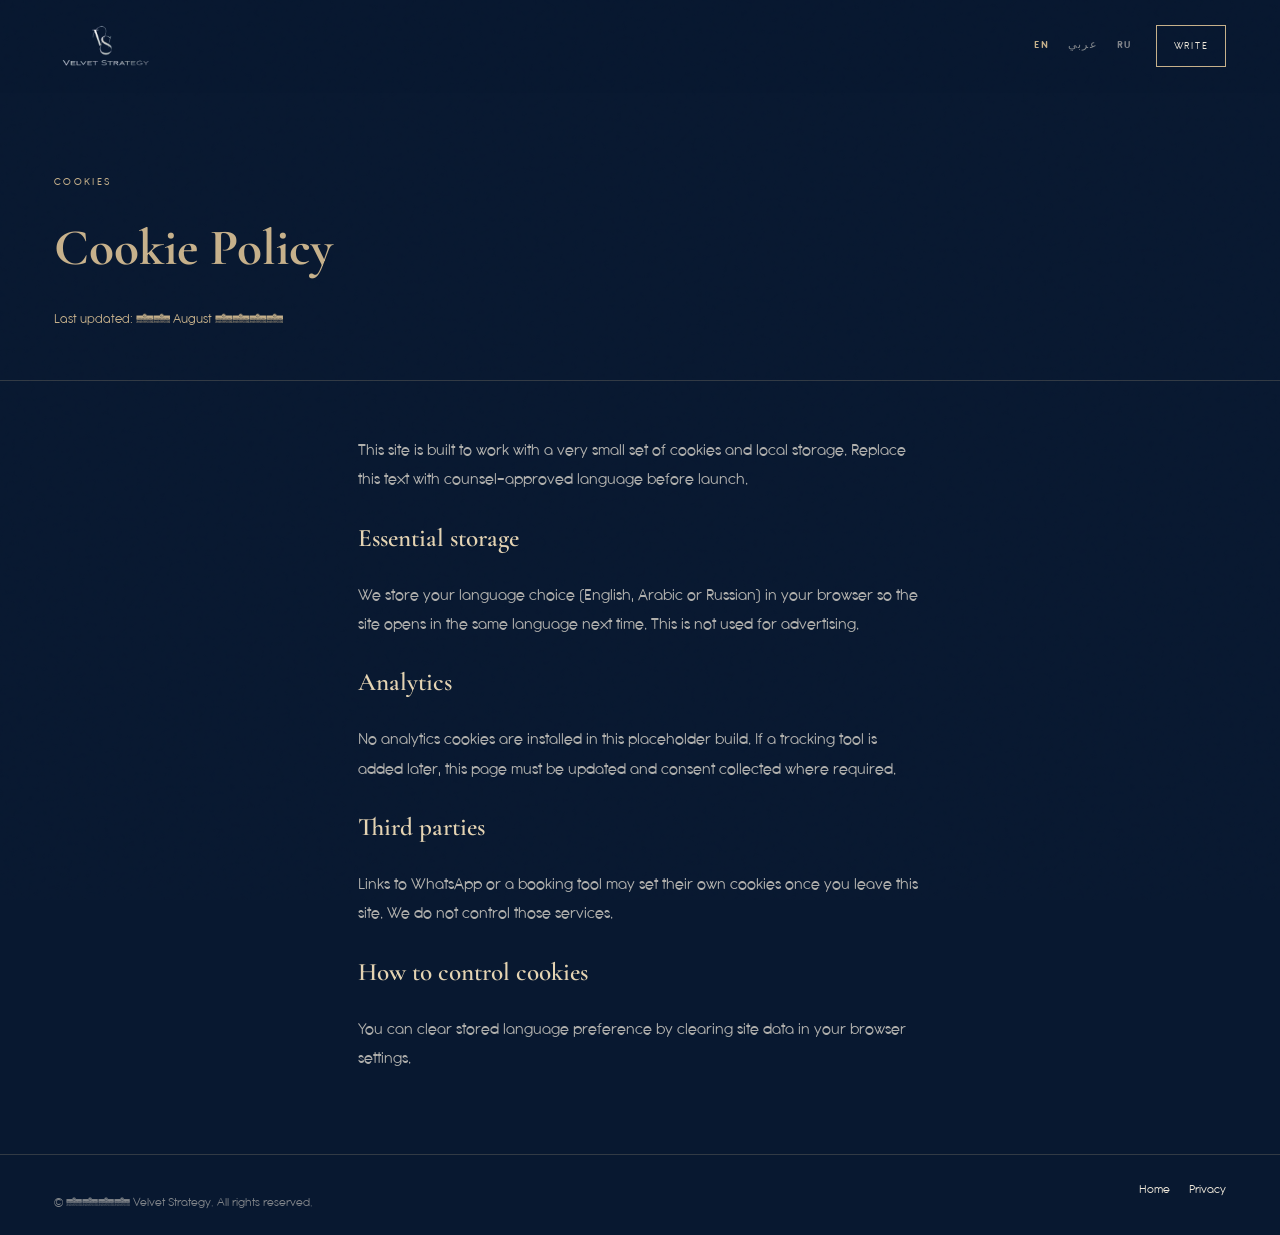
<file: cookies.html>
<!DOCTYPE html>
<html lang="en">
  <head>
    <meta charset="utf-8" />
    <meta name="viewport" content="width=device-width, initial-scale=1" />
    <title>Cookie Policy — Velvet Strategy</title>
    <meta name="description" content="Cookie policy for Velvet Strategy." />
    <link rel="icon" href="assets/favicon.png" type="image/png" />
    <link rel="preconnect" href="https://fonts.googleapis.com" />
    <link rel="preconnect" href="https://fonts.gstatic.com" crossorigin />
    <link
      href="https://fonts.googleapis.com/css2?family=Amiri:ital,wght@0,400;0,700;1,400;1,700&family=Cormorant+Garamond:ital,wght@0,400;0,500;0,600;0,700;1,400;1,600&family=Noto+Naskh+Arabic:wght@400;500;600;700&family=Pinyon+Script&display=swap"
      rel="stylesheet"
    />
    <link rel="stylesheet" href="css/styles.css" />
  </head>
  <body data-legal="cookies">
    <a class="skip" href="#main" data-i18n="skip">Skip to content</a>
    <header class="site-header" id="site-header">
      <a class="wordmark" href="index.html">
        <img src="assets/logo-velvet.png" alt="Velvet Strategy" width="580" height="301" />
      </a>
      <div class="header-end">
        <div class="lang-switch" role="group" aria-label="Language">
          <button class="lang-btn" type="button" data-lang="en">EN</button>
          <button class="lang-btn" type="button" data-lang="ar">عربي</button>
          <button class="lang-btn" type="button" data-lang="ru">RU</button>
        </div>
        <a class="btn-talk" href="contact.html" data-i18n="nav.talk">Let’s talk</a>
      </div>
    </header>
    <main id="main">
      <header class="legal-hero">
        <p class="eyebrow" data-i18n="nav.cookies">Cookies</p>
        <h1 id="legal-title">Cookie Policy</h1>
        <p class="legal-updated" id="legal-updated"></p>
      </header>
      <article class="legal-body">
        <p id="legal-lead"></p>
        <div id="legal-sections"></div>
      </article>
    </main>
    <footer class="site-footer">
      <p>
        © <span data-year></span> <span data-brand="legal"></span>.
        <span data-i18n="footer.rights"></span>
      </p>
      <div class="footer-links">
        <a href="index.html">Home</a>
        <a href="privacy.html" data-i18n="nav.privacy">Privacy</a>
      </div>
    </footer>
    <script src="js/config.js"></script>
    <script src="js/i18n.js"></script>
    <script src="js/app.js"></script>
  </body>
</html>
</file>
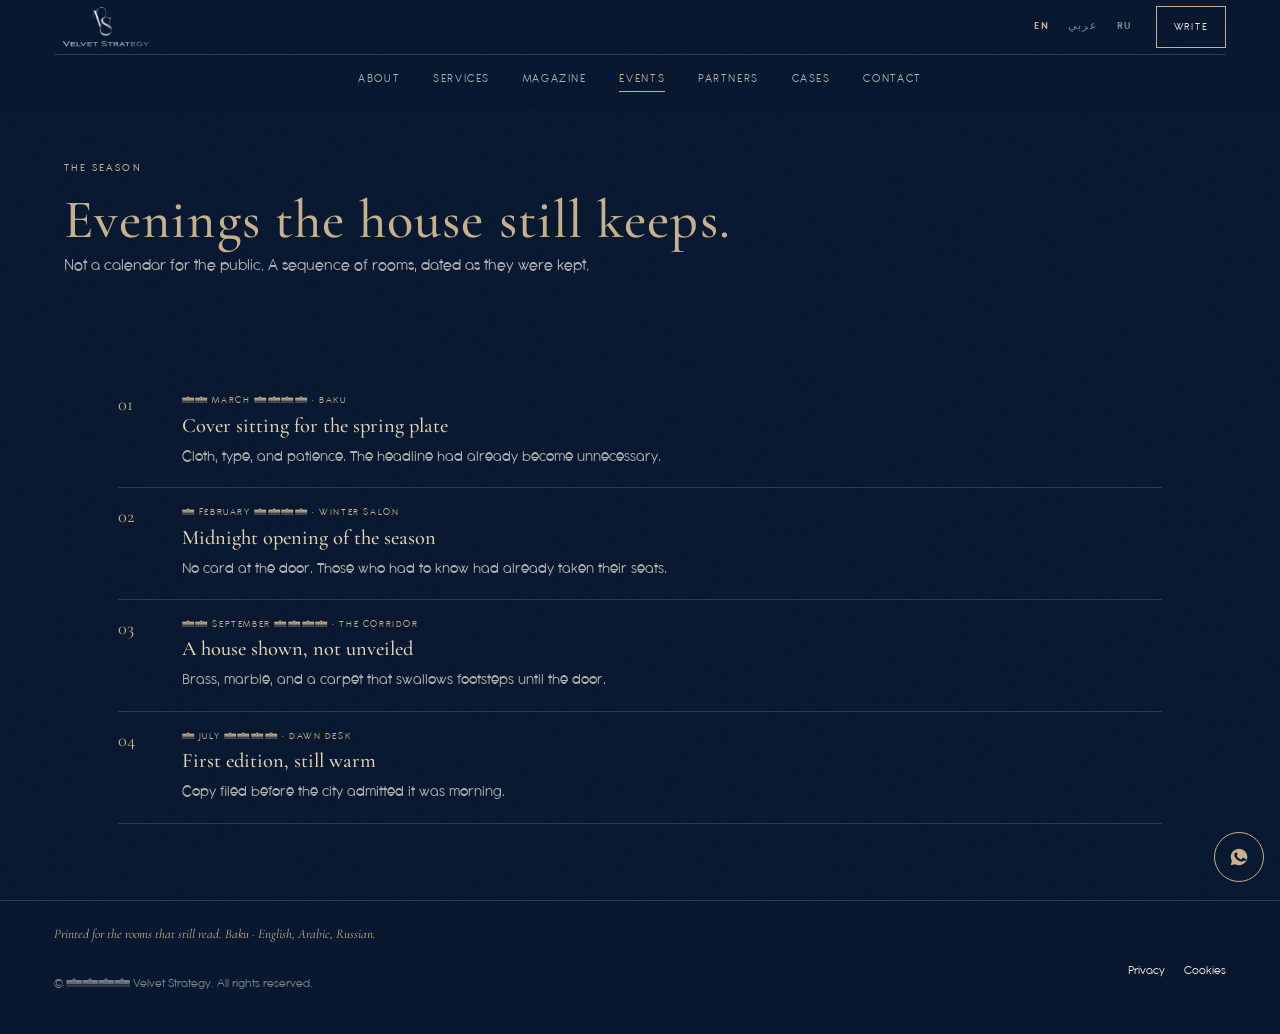
<file: events.html>
<!DOCTYPE html>
<html lang="en" class="is-ready">
  <head>
    <meta charset="utf-8" />
    <meta name="viewport" content="width=device-width, initial-scale=1, viewport-fit=cover" />
    <title>Events — Velvet Strategy</title>
    <meta name="description" content="Velvet Strategy — PR, marketing, and event management. Where strategy turns into status." />
    <link rel="icon" href="assets/favicon.png" type="image/png" />
    <link rel="preconnect" href="https://fonts.googleapis.com" />
    <link rel="preconnect" href="https://fonts.gstatic.com" crossorigin />
    <link
      href="https://fonts.googleapis.com/css2?family=Amiri:ital,wght@0,400;0,700;1,400;1,700&family=Cormorant+Garamond:ital,wght@0,400;0,500;0,600;0,700;1,400;1,600&family=Noto+Naskh+Arabic:wght@400;500;600;700&family=Pinyon+Script&display=swap"
      rel="stylesheet"
    />
    <link rel="stylesheet" href="css/styles.css" />
  </head>
  <body data-page="events">
    <a class="skip" href="#main" data-i18n="skip">Skip to content</a>
    <div class="read-line" aria-hidden="true"><i id="read-line"></i></div>

    <header class="site-header" id="site-header">
      <a class="wordmark" href="index.html">
        <img src="assets/logo-velvet.png" alt="Velvet Strategy" width="580" height="301" />
      </a>
      <div class="header-end">
        <div class="lang-switch" role="group" aria-label="Language">
          <button class="lang-btn" type="button" data-lang="en" aria-pressed="true">EN</button>
          <button class="lang-btn" type="button" data-lang="ar" aria-pressed="false">عربي</button>
          <button class="lang-btn" type="button" data-lang="ru" aria-pressed="false">RU</button>
        </div>
        <a class="btn-talk" href="contact.html" data-i18n="nav.talk">Let’s talk</a>
        <button
          class="menu-toggle"
          id="menu-toggle"
          type="button"
          aria-expanded="false"
          aria-controls="site-menu"
          data-i18n-aria="nav.open"
        >
          <span class="burger" aria-hidden="true"><i></i><i></i><i></i></span>
        </button>
      </div>
      <nav class="mast-nav" aria-label="Primary">
        <a href="about.html" data-i18n="nav.about">About</a>
        <a href="services.html" data-i18n="nav.services">Services</a>
        <a href="magazine.html" data-i18n="nav.magazine">Magazine</a>
        <a href="events.html" data-i18n="nav.events">Events</a>
        <a href="partners.html" data-i18n="nav.partners">Partners</a>
        <a href="cases.html" data-i18n="nav.cases">Cases</a>
        <a href="contact.html" data-i18n="nav.contact">Contact</a>
      </nav>
    </header>

    <div class="menu" id="site-menu" aria-hidden="true" inert>
      <div class="menu-top">
        <a class="wordmark" href="index.html">
          <img src="assets/logo-velvet.png" alt="Velvet Strategy" width="580" height="301" />
        </a>
        <button class="menu-toggle" id="menu-close" type="button" data-i18n-aria="nav.close">
          <svg width="16" height="16" viewBox="0 0 16 16" aria-hidden="true">
            <path d="M2 2l12 12M14 2L2 14" fill="none" stroke="currentColor" stroke-width="1.2" />
          </svg>
        </button>
      </div>
      <nav class="menu-nav" aria-label="Mobile">
        <a class="menu-link" href="about.html"><span>01</span><b data-i18n="nav.about">About</b></a>
        <a class="menu-link" href="services.html"><span>02</span><b data-i18n="nav.services">Services</b></a>
        <a class="menu-link" href="magazine.html"><span>03</span><b data-i18n="nav.magazine">Magazine</b></a>
        <a class="menu-link" href="events.html"><span>04</span><b data-i18n="nav.events">Events</b></a>
        <a class="menu-link" href="partners.html"><span>05</span><b data-i18n="nav.partners">Partners</b></a>
        <a class="menu-link" href="cases.html"><span>06</span><b data-i18n="nav.cases">Cases</b></a>
        <a class="menu-link" href="contact.html"><span>07</span><b data-i18n="nav.contact">Contact</b></a>
      </nav>
      <div class="menu-footer">
        <div class="lang-switch" role="group" aria-label="Language">
          <button class="lang-btn" type="button" data-lang="en">EN</button>
          <button class="lang-btn" type="button" data-lang="ar">عربي</button>
          <button class="lang-btn" type="button" data-lang="ru">RU</button>
        </div>
        <a href="privacy.html" data-i18n="nav.privacy">Privacy</a>
      </div>
    </div>

    <main id="main">
      <article class="page-sheet house-ink">
        <header class="page-band">
          <div class="wrap">
            <p class="eyebrow" data-i18n="events.eyebrow">The season</p>
            <h1 class="page-title" data-i18n="events.title">Evenings the house still keeps.</h1>
            <p class="lede" data-i18n="events.lead"></p>
          </div>
        </header>
        <div class="wrap reveal">
          <ol class="event-list" id="event-list"></ol>
        </div>
      </article>
    </main>

    <footer class="site-footer reveal">
      <p class="footer-colophon" data-i18n="footer.colophon"></p>
      <p>
        © <span data-year></span> <span data-brand="legal"></span>.
        <span data-i18n="footer.rights"></span>
      </p>
      <div class="footer-links">
        <a href="privacy.html" data-i18n="nav.privacy">Privacy</a>
        <a href="cookies.html" data-i18n="nav.cookies">Cookies</a>
      </div>
    </footer>

    <a class="wa" data-wa href="#" data-i18n-aria="contact.whatsapp" aria-label="WhatsApp">
      <svg width="20" height="20" viewBox="0 0 24 24" fill="currentColor" aria-hidden="true">
        <path
          d="M12.04 2C6.58 2 2.15 6.4 2.15 11.84c0 1.74.46 3.44 1.33 4.94L2 22l5.37-1.4a10 10 0 0 0 4.67 1.19h.01c5.46 0 9.89-4.4 9.89-9.85C21.94 6.4 17.5 2 12.04 2zm5.75 14.16c-.24.68-1.4 1.3-1.94 1.38-.5.07-1.12.1-1.81-.11-.42-.13-.95-.3-1.64-.59-2.89-1.25-4.77-4.16-4.92-4.35-.14-.2-1.18-1.57-1.18-3 0-1.42.74-2.12 1-2.41.24-.28.64-.41 1.02-.41h.73c.23 0 .55-.09.86.66.33.79.1 1.92.09 1.96-.13.32-.22.35-.41.58-.18.2-.38.46-.17.86.2.4.9 1.48 1.93 2.4 1.33 1.18 2.45 1.55 2.85 1.73.4.18.63.15.86-.09.23-.24.99-1.15 1.26-1.55.26-.4.53-.33.88-.2.36.13 2.26 1.07 2.65 1.26.39.2.64.29.74.46.09.16.09.94-.15 1.62z"
        />
      </svg>
    </a>
    <div class="toast" id="toast" role="status"></div>
    <script src="js/config.js"></script>
    <script src="js/i18n.js"></script>
    <script src="js/app.js"></script>
  </body>
</html>
</file>
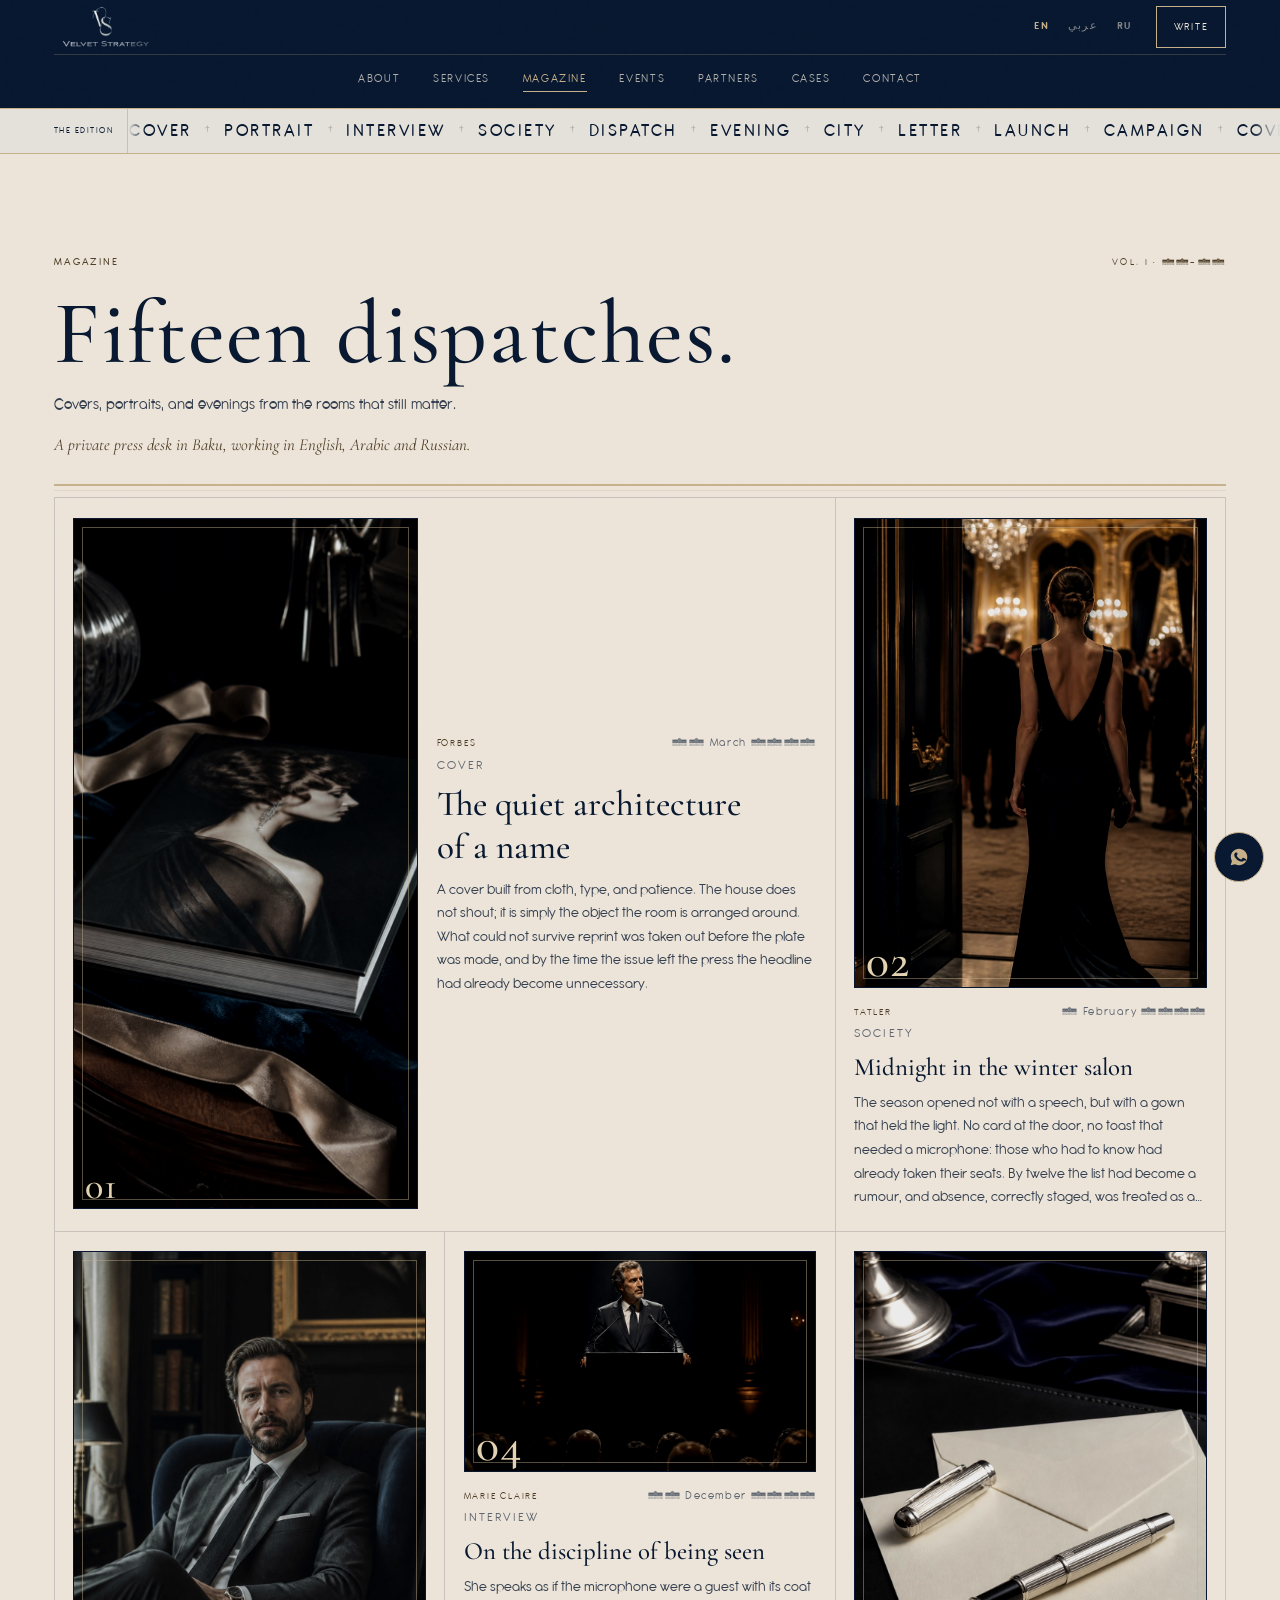
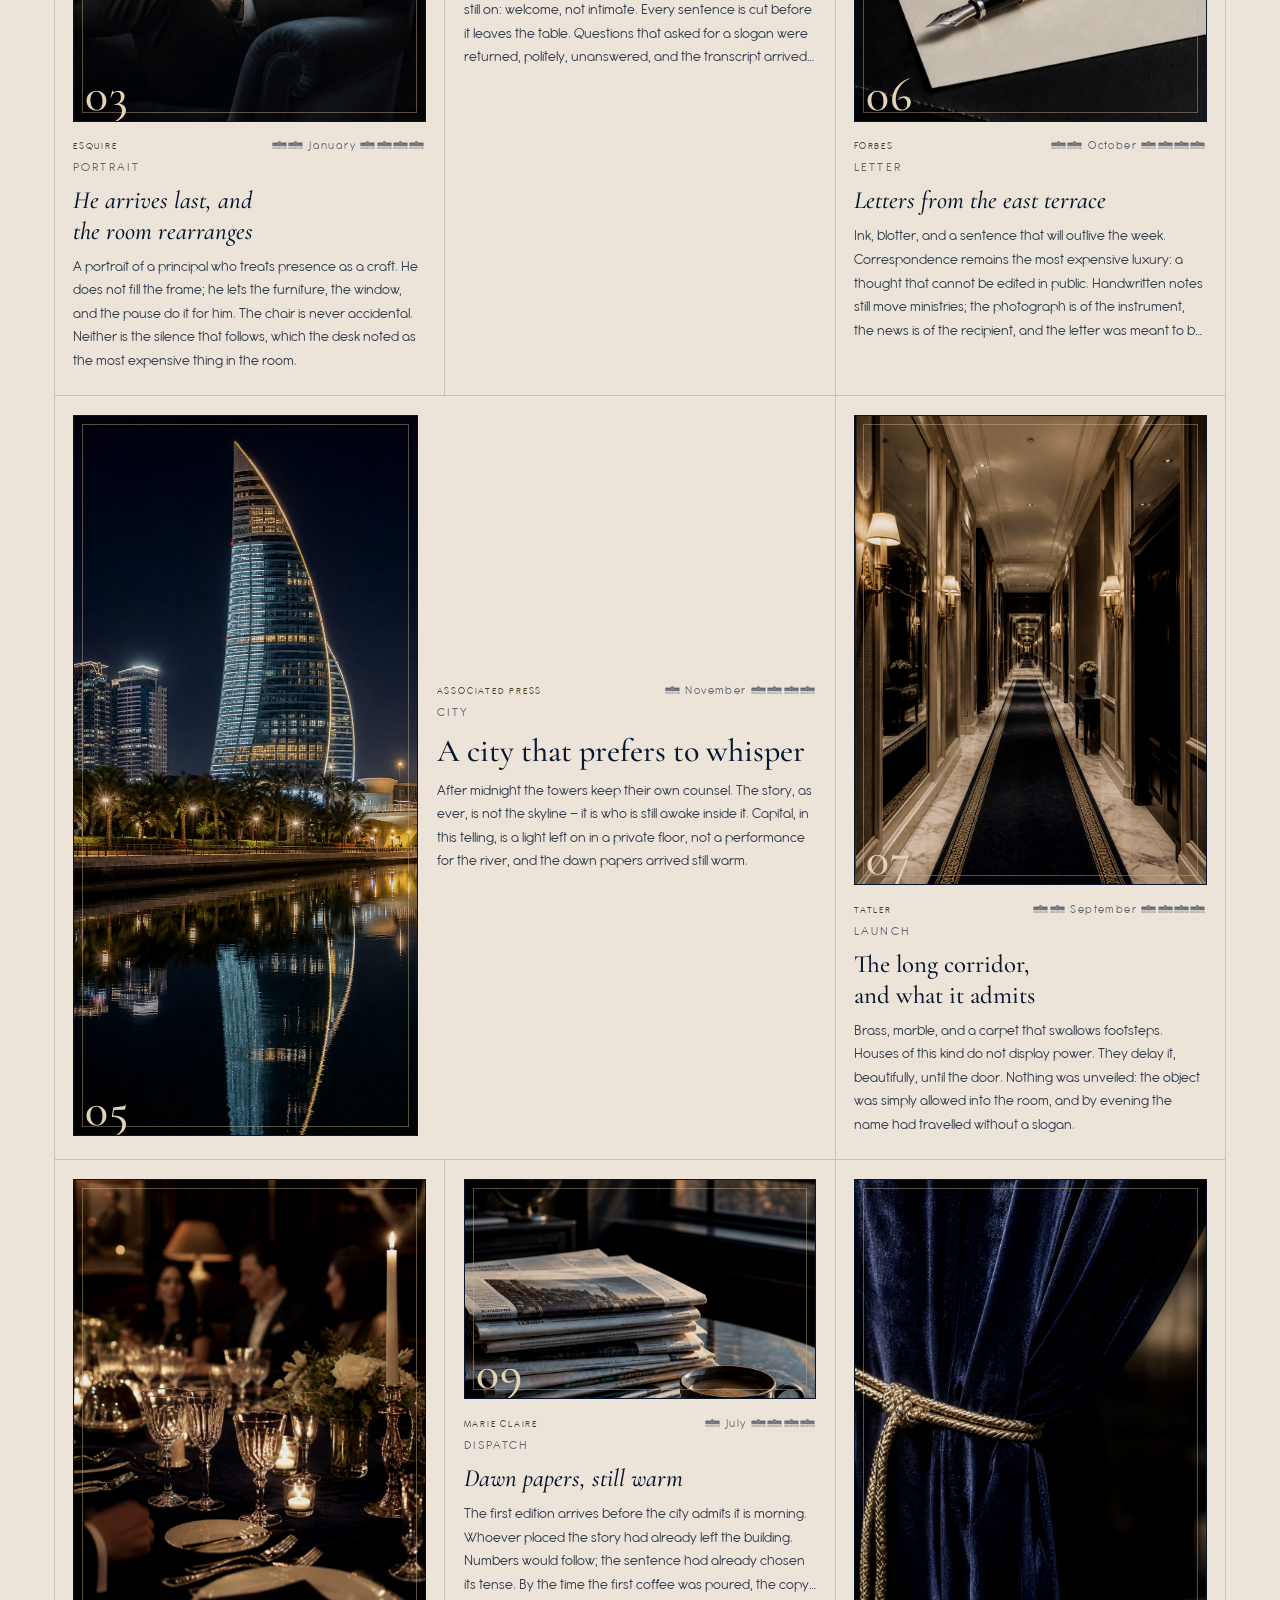
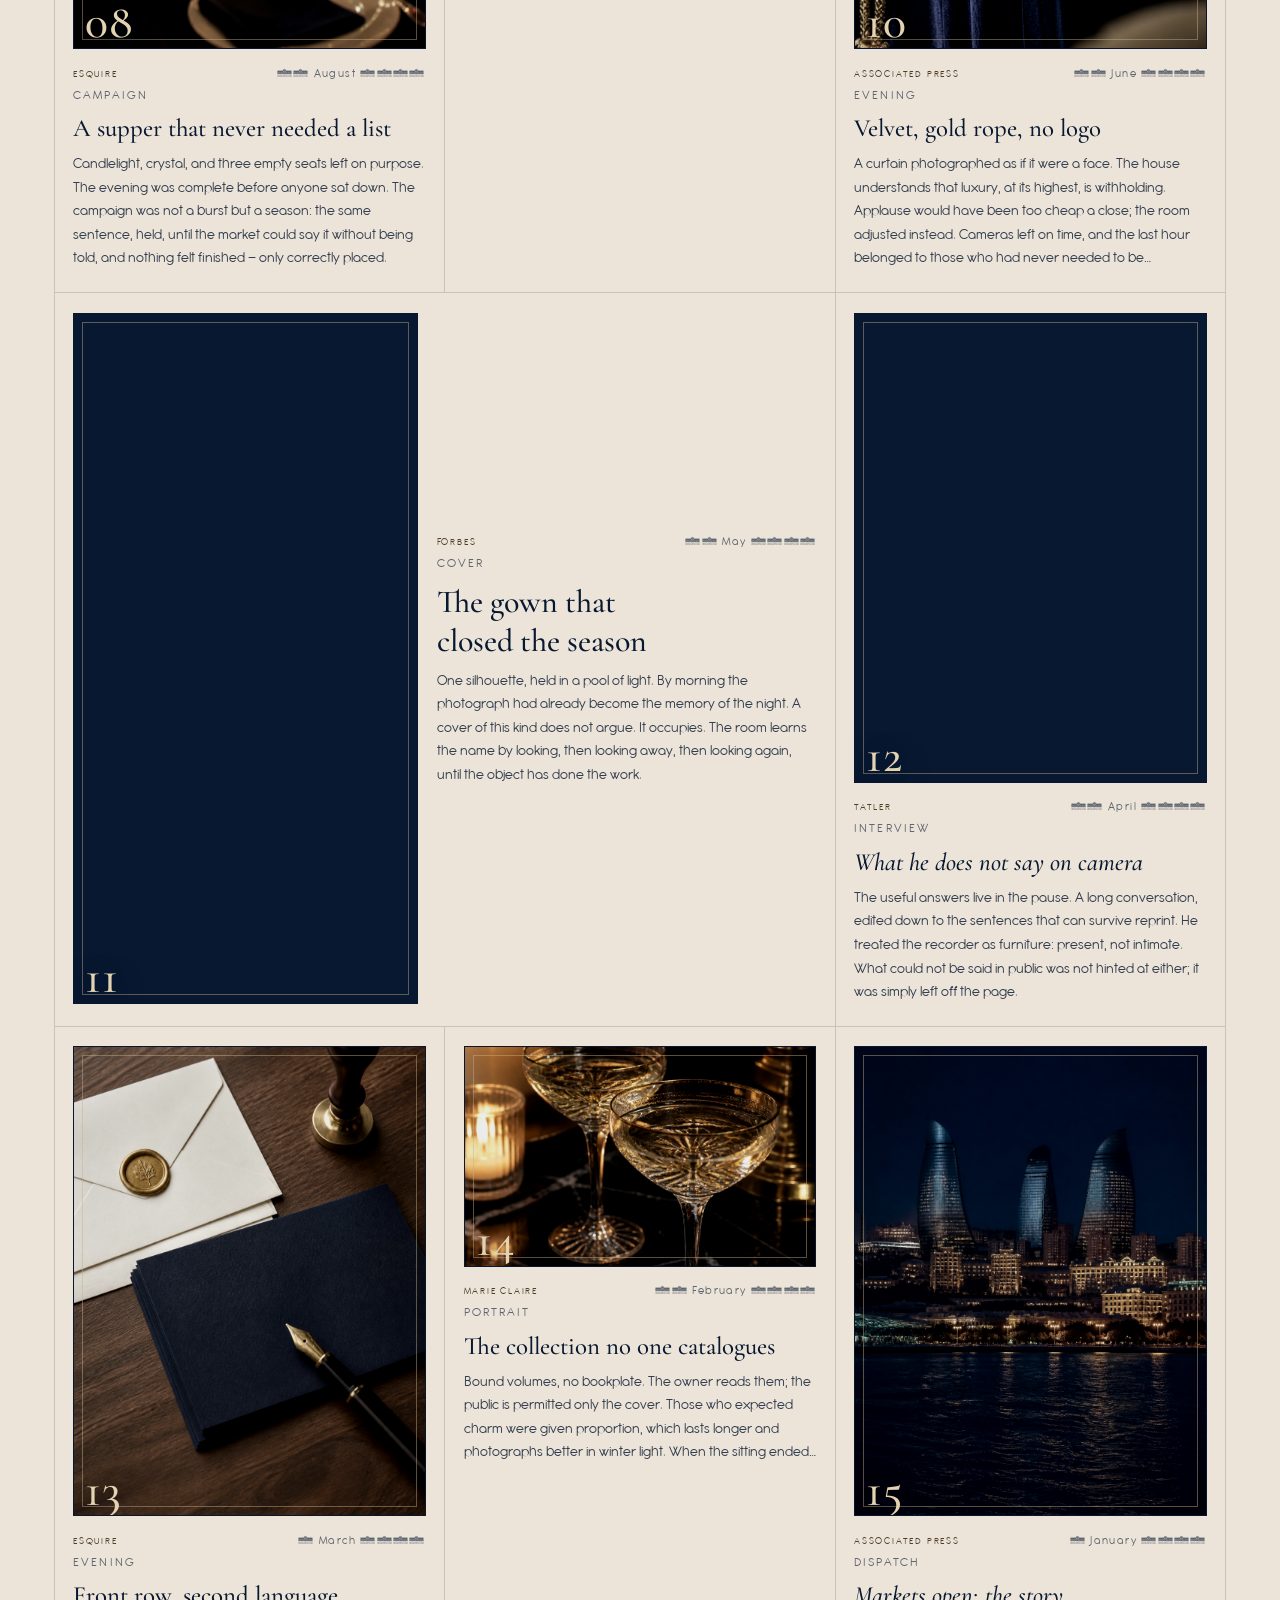
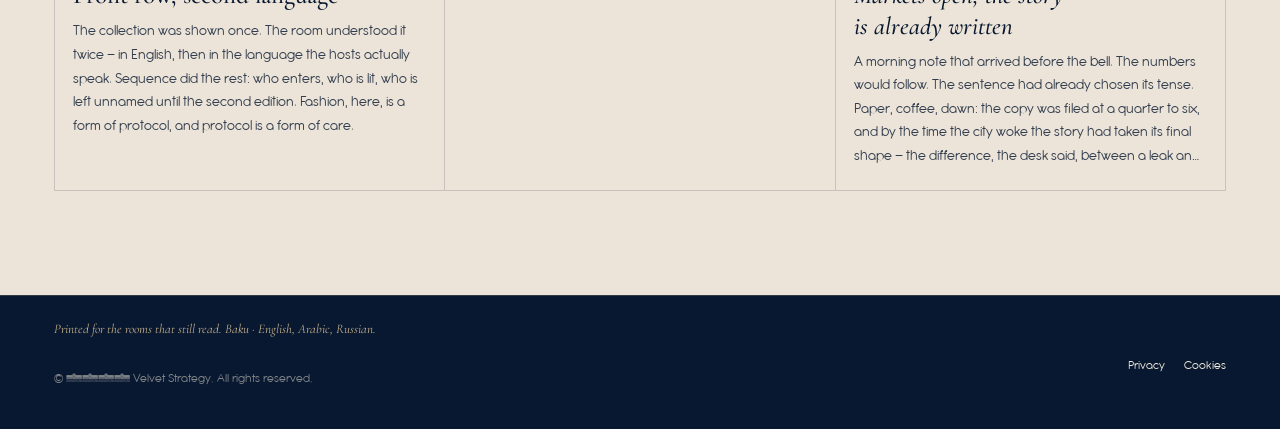
<file: magazine.html>
<!DOCTYPE html>
<html lang="en" class="is-ready">
  <head>
    <meta charset="utf-8" />
    <meta name="viewport" content="width=device-width, initial-scale=1, viewport-fit=cover" />
    <title>Magazine — Velvet Strategy</title>
    <meta name="description" content="Velvet Strategy — PR, marketing, and event management. Where strategy turns into status." />
    <link rel="icon" href="assets/favicon.png" type="image/png" />
    <link rel="preconnect" href="https://fonts.googleapis.com" />
    <link rel="preconnect" href="https://fonts.gstatic.com" crossorigin />
    <link
      href="https://fonts.googleapis.com/css2?family=Amiri:ital,wght@0,400;0,700;1,400;1,700&family=Cormorant+Garamond:ital,wght@0,400;0,500;0,600;0,700;1,400;1,600&family=Noto+Naskh+Arabic:wght@400;500;600;700&family=Pinyon+Script&display=swap"
      rel="stylesheet"
    />
    <link rel="stylesheet" href="css/styles.css" />
  </head>
  <body data-page="magazine">
    <a class="skip" href="#main" data-i18n="skip">Skip to content</a>
    <div class="read-line" aria-hidden="true"><i id="read-line"></i></div>

    <header class="site-header" id="site-header">
      <a class="wordmark" href="index.html">
        <img src="assets/logo-velvet.png" alt="Velvet Strategy" width="580" height="301" />
      </a>
      <div class="header-end">
        <div class="lang-switch" role="group" aria-label="Language">
          <button class="lang-btn" type="button" data-lang="en" aria-pressed="true">EN</button>
          <button class="lang-btn" type="button" data-lang="ar" aria-pressed="false">عربي</button>
          <button class="lang-btn" type="button" data-lang="ru" aria-pressed="false">RU</button>
        </div>
        <a class="btn-talk" href="contact.html" data-i18n="nav.talk">Let’s talk</a>
        <button
          class="menu-toggle"
          id="menu-toggle"
          type="button"
          aria-expanded="false"
          aria-controls="site-menu"
          data-i18n-aria="nav.open"
        >
          <span class="burger" aria-hidden="true"><i></i><i></i><i></i></span>
        </button>
      </div>
      <nav class="mast-nav" aria-label="Primary">
        <a href="about.html" data-i18n="nav.about">About</a>
        <a href="services.html" data-i18n="nav.services">Services</a>
        <a href="magazine.html" data-i18n="nav.magazine">Magazine</a>
        <a href="events.html" data-i18n="nav.events">Events</a>
        <a href="partners.html" data-i18n="nav.partners">Partners</a>
        <a href="cases.html" data-i18n="nav.cases">Cases</a>
        <a href="contact.html" data-i18n="nav.contact">Contact</a>
      </nav>
    </header>

    <div class="menu" id="site-menu" aria-hidden="true" inert>
      <div class="menu-top">
        <a class="wordmark" href="index.html">
          <img src="assets/logo-velvet.png" alt="Velvet Strategy" width="580" height="301" />
        </a>
        <button class="menu-toggle" id="menu-close" type="button" data-i18n-aria="nav.close">
          <svg width="16" height="16" viewBox="0 0 16 16" aria-hidden="true">
            <path d="M2 2l12 12M14 2L2 14" fill="none" stroke="currentColor" stroke-width="1.2" />
          </svg>
        </button>
      </div>
      <nav class="menu-nav" aria-label="Mobile">
        <a class="menu-link" href="about.html"><span>01</span><b data-i18n="nav.about">About</b></a>
        <a class="menu-link" href="services.html"><span>02</span><b data-i18n="nav.services">Services</b></a>
        <a class="menu-link" href="magazine.html"><span>03</span><b data-i18n="nav.magazine">Magazine</b></a>
        <a class="menu-link" href="events.html"><span>04</span><b data-i18n="nav.events">Events</b></a>
        <a class="menu-link" href="partners.html"><span>05</span><b data-i18n="nav.partners">Partners</b></a>
        <a class="menu-link" href="cases.html"><span>06</span><b data-i18n="nav.cases">Cases</b></a>
        <a class="menu-link" href="contact.html"><span>07</span><b data-i18n="nav.contact">Contact</b></a>
      </nav>
      <div class="menu-footer">
        <div class="lang-switch" role="group" aria-label="Language">
          <button class="lang-btn" type="button" data-lang="en">EN</button>
          <button class="lang-btn" type="button" data-lang="ar">عربي</button>
          <button class="lang-btn" type="button" data-lang="ru">RU</button>
        </div>
        <a href="privacy.html" data-i18n="nav.privacy">Privacy</a>
      </div>
    </div>

    <main id="main">
      <section class="magazine" id="magazine">
        <div class="ribbon" id="editions" aria-label="Press departments">
          <div class="ribbon-shell">
            <button type="button" class="ribbon-all" data-kind="" aria-pressed="true">
              <span data-i18n="ribbon.all">The edition</span>
            </button>
            <div class="ribbon-track" id="type-track">
              <div class="ribbon-run" id="type-rail"></div>
            </div>
          </div>
        </div>
        <section class="section desk" id="desk">
          <div class="desk-wrap">
            <header class="desk-masthead reveal">
              <div class="desk-folio">
                <p class="eyebrow" data-i18n="desk.eyebrow">Magazine</p>
                <p class="desk-volume">
                  <span data-i18n="desk.volume">Vol. I</span>
                  <span aria-hidden="true"> · </span>
                  <span id="desk-count">01–15</span>
                </p>
              </div>
              <h2 class="desk-title" id="desk-title" data-i18n="desk.title">Fifteen dispatches.</h2>
              <p class="desk-lead" id="desk-lead" data-i18n="desk.body"></p>
              <p class="desk-colophon" data-i18n="desk.colophon"></p>
              <p class="desk-showing" id="desk-showing" hidden></p>
              <div class="desk-rule" aria-hidden="true"></div>
            </header>
            <div class="news-grid" id="news-grid"></div>
          </div>
        </section>
      </section>
    </main>

    <footer class="site-footer reveal">
      <p class="footer-colophon" data-i18n="footer.colophon"></p>
      <p>
        © <span data-year></span> <span data-brand="legal"></span>.
        <span data-i18n="footer.rights"></span>
      </p>
      <div class="footer-links">
        <a href="privacy.html" data-i18n="nav.privacy">Privacy</a>
        <a href="cookies.html" data-i18n="nav.cookies">Cookies</a>
      </div>
    </footer>

    <a class="wa" data-wa href="#" data-i18n-aria="contact.whatsapp" aria-label="WhatsApp">
      <svg width="20" height="20" viewBox="0 0 24 24" fill="currentColor" aria-hidden="true">
        <path
          d="M12.04 2C6.58 2 2.15 6.4 2.15 11.84c0 1.74.46 3.44 1.33 4.94L2 22l5.37-1.4a10 10 0 0 0 4.67 1.19h.01c5.46 0 9.89-4.4 9.89-9.85C21.94 6.4 17.5 2 12.04 2zm5.75 14.16c-.24.68-1.4 1.3-1.94 1.38-.5.07-1.12.1-1.81-.11-.42-.13-.95-.3-1.64-.59-2.89-1.25-4.77-4.16-4.92-4.35-.14-.2-1.18-1.57-1.18-3 0-1.42.74-2.12 1-2.41.24-.28.64-.41 1.02-.41h.73c.23 0 .55-.09.86.66.33.79.1 1.92.09 1.96-.13.32-.22.35-.41.58-.18.2-.38.46-.17.86.2.4.9 1.48 1.93 2.4 1.33 1.18 2.45 1.55 2.85 1.73.4.18.63.15.86-.09.23-.24.99-1.15 1.26-1.55.26-.4.53-.33.88-.2.36.13 2.26 1.07 2.65 1.26.39.2.64.29.74.46.09.16.09.94-.15 1.62z"
        />
      </svg>
    </a>
    <div class="toast" id="toast" role="status"></div>
    <div class="article" id="article" role="dialog" aria-modal="false" aria-labelledby="article-title" aria-hidden="true" hidden inert>
      <div class="article-progress" aria-hidden="true"><i id="article-progress"></i></div>
      <header class="article-bar">
        <button class="article-back" id="article-back" type="button" data-i18n="article.back">The magazine</button>
        <p class="article-bar-meta" id="article-bar-meta"></p>
        <div class="article-bar-end">
          <div class="lang-switch" role="group" aria-label="Language">
            <button class="lang-btn" type="button" data-lang="en">EN</button>
            <button class="lang-btn" type="button" data-lang="ar">عربي</button>
            <button class="lang-btn" type="button" data-lang="ru">RU</button>
          </div>
          <button class="article-x" id="article-close" type="button" data-i18n="article.close">Close</button>
        </div>
      </header>
      <div class="article-scroll" id="article-scroll">
        <figure class="article-hero">
          <img id="article-image" alt="" />
          <span class="article-folio" id="article-folio" aria-hidden="true"></span>
        </figure>
        <div class="article-well">
          <p class="article-printed" id="article-printed"></p>
          <p class="article-kicker" id="article-kicker"></p>
          <h1 id="article-title"></h1>
          <p class="article-standfirst" id="article-standfirst"></p>
          <p class="article-byline" id="article-byline"></p>
          <div class="article-rule" aria-hidden="true"></div>
          <div class="article-body" id="article-body"></div>
          <p class="article-finis" data-i18n="article.finis">Finis</p>
          <nav class="article-pager" aria-label="Stories">
            <button type="button" class="article-nav" id="article-prev">
              <span class="article-nav-dir"></span>
              <b class="article-nav-title"></b>
            </button>
            <button type="button" class="article-nav" id="article-next">
              <span class="article-nav-dir"></span>
              <b class="article-nav-title"></b>
            </button>
          </nav>
          <section class="article-more" id="article-more">
            <h2 data-i18n="article.more">Also in this edition</h2>
            <div class="article-related" id="article-related"></div>
          </section>
        </div>
      </div>
    </div>
    <script src="js/config.js"></script>
    <script src="js/i18n.js"></script>
    <script src="js/news.js"></script>
    <script src="js/articles.js"></script>
    <script src="js/app.js"></script>
  </body>
</html>
</file>
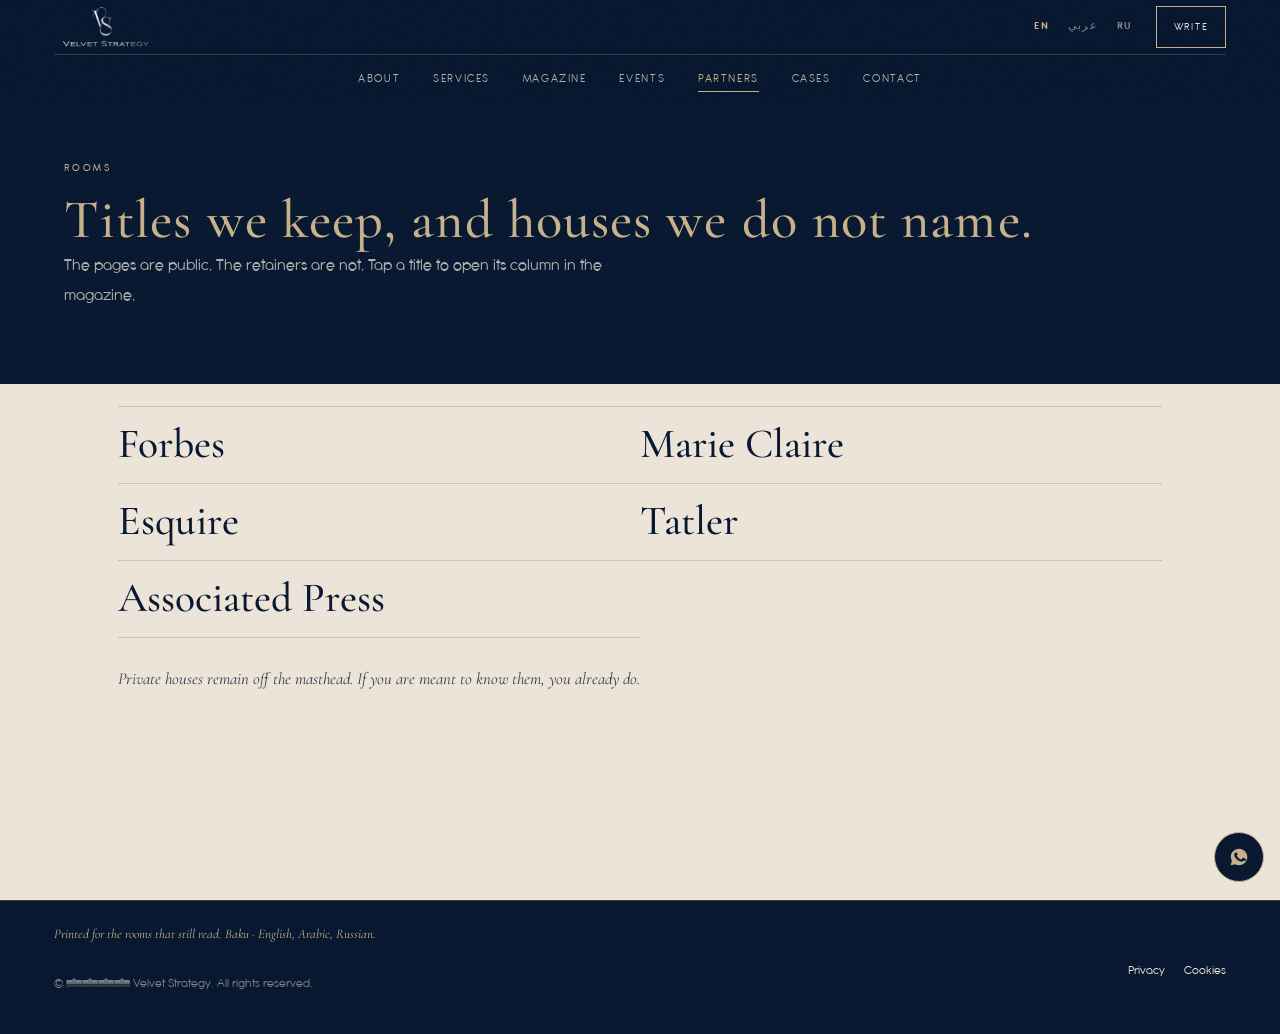
<file: partners.html>
<!DOCTYPE html>
<html lang="en" class="is-ready">
  <head>
    <meta charset="utf-8" />
    <meta name="viewport" content="width=device-width, initial-scale=1, viewport-fit=cover" />
    <title>Partners — Velvet Strategy</title>
    <meta name="description" content="Velvet Strategy — PR, marketing, and event management. Where strategy turns into status." />
    <link rel="icon" href="assets/favicon.png" type="image/png" />
    <link rel="preconnect" href="https://fonts.googleapis.com" />
    <link rel="preconnect" href="https://fonts.gstatic.com" crossorigin />
    <link
      href="https://fonts.googleapis.com/css2?family=Amiri:ital,wght@0,400;0,700;1,400;1,700&family=Cormorant+Garamond:ital,wght@0,400;0,500;0,600;0,700;1,400;1,600&family=Noto+Naskh+Arabic:wght@400;500;600;700&family=Pinyon+Script&display=swap"
      rel="stylesheet"
    />
    <link rel="stylesheet" href="css/styles.css" />
  </head>
  <body data-page="partners">
    <a class="skip" href="#main" data-i18n="skip">Skip to content</a>
    <div class="read-line" aria-hidden="true"><i id="read-line"></i></div>

    <header class="site-header" id="site-header">
      <a class="wordmark" href="index.html">
        <img src="assets/logo-velvet.png" alt="Velvet Strategy" width="580" height="301" />
      </a>
      <div class="header-end">
        <div class="lang-switch" role="group" aria-label="Language">
          <button class="lang-btn" type="button" data-lang="en" aria-pressed="true">EN</button>
          <button class="lang-btn" type="button" data-lang="ar" aria-pressed="false">عربي</button>
          <button class="lang-btn" type="button" data-lang="ru" aria-pressed="false">RU</button>
        </div>
        <a class="btn-talk" href="contact.html" data-i18n="nav.talk">Let’s talk</a>
        <button
          class="menu-toggle"
          id="menu-toggle"
          type="button"
          aria-expanded="false"
          aria-controls="site-menu"
          data-i18n-aria="nav.open"
        >
          <span class="burger" aria-hidden="true"><i></i><i></i><i></i></span>
        </button>
      </div>
      <nav class="mast-nav" aria-label="Primary">
        <a href="about.html" data-i18n="nav.about">About</a>
        <a href="services.html" data-i18n="nav.services">Services</a>
        <a href="magazine.html" data-i18n="nav.magazine">Magazine</a>
        <a href="events.html" data-i18n="nav.events">Events</a>
        <a href="partners.html" data-i18n="nav.partners">Partners</a>
        <a href="cases.html" data-i18n="nav.cases">Cases</a>
        <a href="contact.html" data-i18n="nav.contact">Contact</a>
      </nav>
    </header>

    <div class="menu" id="site-menu" aria-hidden="true" inert>
      <div class="menu-top">
        <a class="wordmark" href="index.html">
          <img src="assets/logo-velvet.png" alt="Velvet Strategy" width="580" height="301" />
        </a>
        <button class="menu-toggle" id="menu-close" type="button" data-i18n-aria="nav.close">
          <svg width="16" height="16" viewBox="0 0 16 16" aria-hidden="true">
            <path d="M2 2l12 12M14 2L2 14" fill="none" stroke="currentColor" stroke-width="1.2" />
          </svg>
        </button>
      </div>
      <nav class="menu-nav" aria-label="Mobile">
        <a class="menu-link" href="about.html"><span>01</span><b data-i18n="nav.about">About</b></a>
        <a class="menu-link" href="services.html"><span>02</span><b data-i18n="nav.services">Services</b></a>
        <a class="menu-link" href="magazine.html"><span>03</span><b data-i18n="nav.magazine">Magazine</b></a>
        <a class="menu-link" href="events.html"><span>04</span><b data-i18n="nav.events">Events</b></a>
        <a class="menu-link" href="partners.html"><span>05</span><b data-i18n="nav.partners">Partners</b></a>
        <a class="menu-link" href="cases.html"><span>06</span><b data-i18n="nav.cases">Cases</b></a>
        <a class="menu-link" href="contact.html"><span>07</span><b data-i18n="nav.contact">Contact</b></a>
      </nav>
      <div class="menu-footer">
        <div class="lang-switch" role="group" aria-label="Language">
          <button class="lang-btn" type="button" data-lang="en">EN</button>
          <button class="lang-btn" type="button" data-lang="ar">عربي</button>
          <button class="lang-btn" type="button" data-lang="ru">RU</button>
        </div>
        <a href="privacy.html" data-i18n="nav.privacy">Privacy</a>
      </div>
    </div>

    <main id="main">
      <article class="page-sheet house-paper">
        <header class="page-band page-band-ink">
          <div class="wrap">
            <p class="eyebrow" data-i18n="partners.eyebrow">Rooms</p>
            <h1 class="page-title" data-i18n="partners.title">Titles we keep, and houses we do not name.</h1>
            <p class="lede" data-i18n="partners.lead"></p>
          </div>
        </header>
        <div class="wrap reveal">
          <ul class="partner-list" id="partner-list"></ul>
          <p class="house-note" data-i18n="partners.note"></p>
        </div>
      </article>
    </main>

    <footer class="site-footer reveal">
      <p class="footer-colophon" data-i18n="footer.colophon"></p>
      <p>
        © <span data-year></span> <span data-brand="legal"></span>.
        <span data-i18n="footer.rights"></span>
      </p>
      <div class="footer-links">
        <a href="privacy.html" data-i18n="nav.privacy">Privacy</a>
        <a href="cookies.html" data-i18n="nav.cookies">Cookies</a>
      </div>
    </footer>

    <a class="wa" data-wa href="#" data-i18n-aria="contact.whatsapp" aria-label="WhatsApp">
      <svg width="20" height="20" viewBox="0 0 24 24" fill="currentColor" aria-hidden="true">
        <path
          d="M12.04 2C6.58 2 2.15 6.4 2.15 11.84c0 1.74.46 3.44 1.33 4.94L2 22l5.37-1.4a10 10 0 0 0 4.67 1.19h.01c5.46 0 9.89-4.4 9.89-9.85C21.94 6.4 17.5 2 12.04 2zm5.75 14.16c-.24.68-1.4 1.3-1.94 1.38-.5.07-1.12.1-1.81-.11-.42-.13-.95-.3-1.64-.59-2.89-1.25-4.77-4.16-4.92-4.35-.14-.2-1.18-1.57-1.18-3 0-1.42.74-2.12 1-2.41.24-.28.64-.41 1.02-.41h.73c.23 0 .55-.09.86.66.33.79.1 1.92.09 1.96-.13.32-.22.35-.41.58-.18.2-.38.46-.17.86.2.4.9 1.48 1.93 2.4 1.33 1.18 2.45 1.55 2.85 1.73.4.18.63.15.86-.09.23-.24.99-1.15 1.26-1.55.26-.4.53-.33.88-.2.36.13 2.26 1.07 2.65 1.26.39.2.64.29.74.46.09.16.09.94-.15 1.62z"
        />
      </svg>
    </a>
    <div class="toast" id="toast" role="status"></div>
    <script src="js/config.js"></script>
    <script src="js/i18n.js"></script>
    <script src="js/app.js"></script>
  </body>
</html>
</file>
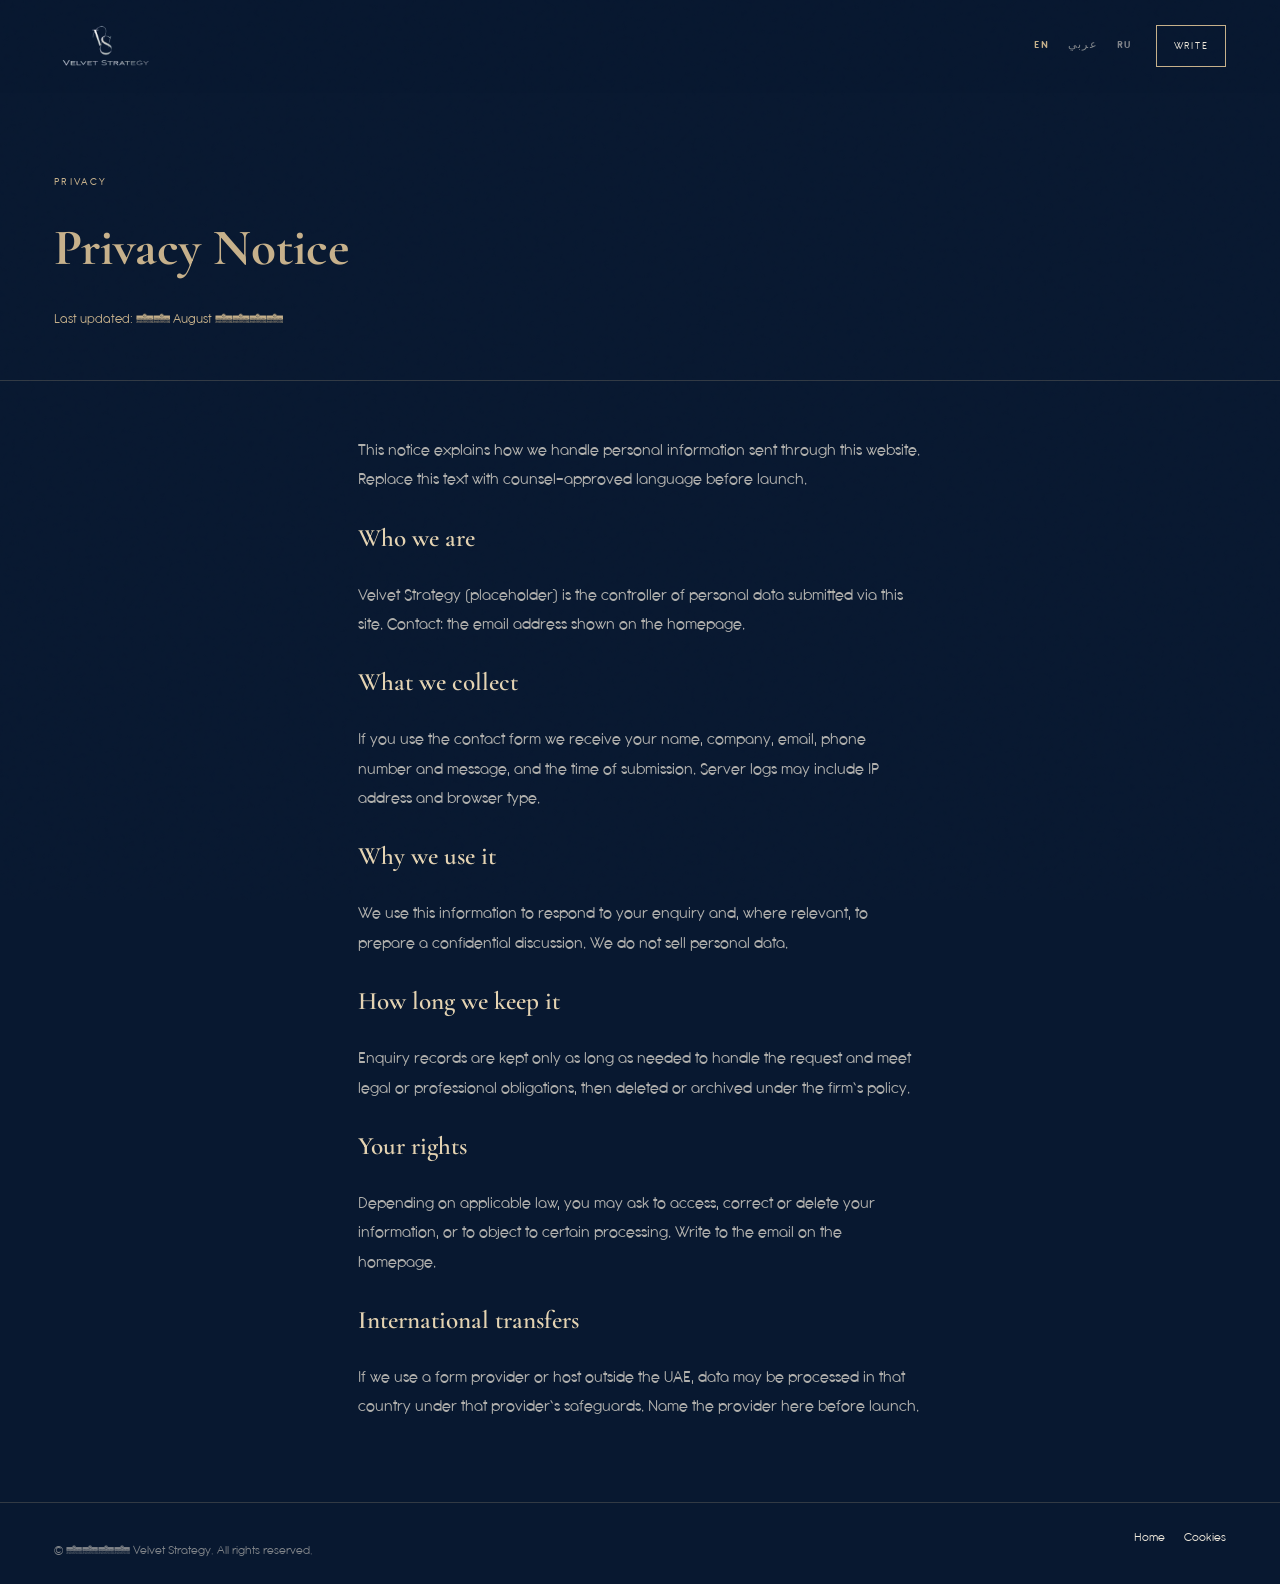
<file: privacy.html>
<!DOCTYPE html>
<html lang="en">
  <head>
    <meta charset="utf-8" />
    <meta name="viewport" content="width=device-width, initial-scale=1" />
    <title>Privacy Notice — Velvet Strategy</title>
    <meta name="description" content="Privacy notice for Velvet Strategy." />
    <link rel="icon" href="assets/favicon.png" type="image/png" />
    <link rel="preconnect" href="https://fonts.googleapis.com" />
    <link rel="preconnect" href="https://fonts.gstatic.com" crossorigin />
    <link
      href="https://fonts.googleapis.com/css2?family=Amiri:ital,wght@0,400;0,700;1,400;1,700&family=Cormorant+Garamond:ital,wght@0,400;0,500;0,600;0,700;1,400;1,600&family=Noto+Naskh+Arabic:wght@400;500;600;700&family=Pinyon+Script&display=swap"
      rel="stylesheet"
    />
    <link rel="stylesheet" href="css/styles.css" />
  </head>
  <body data-legal="privacy">
    <a class="skip" href="#main" data-i18n="skip">Skip to content</a>
    <header class="site-header" id="site-header">
      <a class="wordmark" href="index.html">
        <img src="assets/logo-velvet.png" alt="Velvet Strategy" width="580" height="301" />
      </a>
      <div class="header-end">
        <div class="lang-switch" role="group" aria-label="Language">
          <button class="lang-btn" type="button" data-lang="en">EN</button>
          <button class="lang-btn" type="button" data-lang="ar">عربي</button>
          <button class="lang-btn" type="button" data-lang="ru">RU</button>
        </div>
        <a class="btn-talk" href="contact.html" data-i18n="nav.talk">Let’s talk</a>
      </div>
    </header>
    <main id="main">
      <header class="legal-hero">
        <p class="eyebrow" data-i18n="nav.privacy">Privacy</p>
        <h1 id="legal-title">Privacy Notice</h1>
        <p class="legal-updated" id="legal-updated"></p>
      </header>
      <article class="legal-body">
        <p id="legal-lead"></p>
        <div id="legal-sections"></div>
      </article>
    </main>
    <footer class="site-footer">
      <p>
        © <span data-year></span> <span data-brand="legal"></span>.
        <span data-i18n="footer.rights"></span>
      </p>
      <div class="footer-links">
        <a href="index.html">Home</a>
        <a href="cookies.html" data-i18n="nav.cookies">Cookies</a>
      </div>
    </footer>
    <script src="js/config.js"></script>
    <script src="js/i18n.js"></script>
    <script src="js/app.js"></script>
  </body>
</html>
</file>
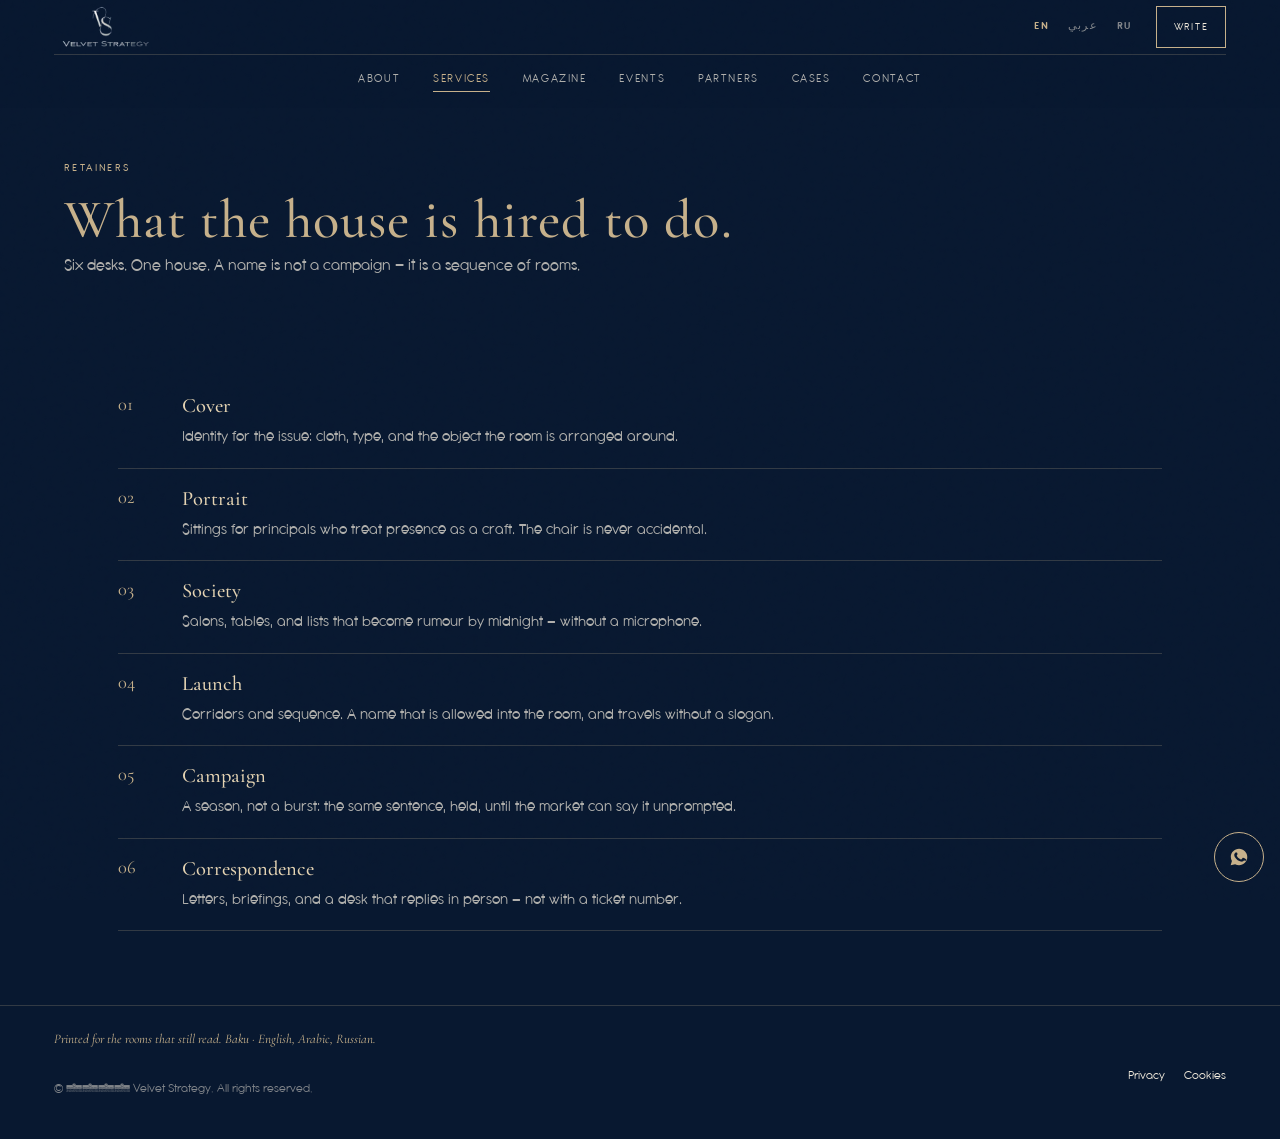
<file: services.html>
<!DOCTYPE html>
<html lang="en" class="is-ready">
  <head>
    <meta charset="utf-8" />
    <meta name="viewport" content="width=device-width, initial-scale=1, viewport-fit=cover" />
    <title>Services — Velvet Strategy</title>
    <meta name="description" content="Velvet Strategy — PR, marketing, and event management. Where strategy turns into status." />
    <link rel="icon" href="assets/favicon.png" type="image/png" />
    <link rel="preconnect" href="https://fonts.googleapis.com" />
    <link rel="preconnect" href="https://fonts.gstatic.com" crossorigin />
    <link
      href="https://fonts.googleapis.com/css2?family=Amiri:ital,wght@0,400;0,700;1,400;1,700&family=Cormorant+Garamond:ital,wght@0,400;0,500;0,600;0,700;1,400;1,600&family=Noto+Naskh+Arabic:wght@400;500;600;700&family=Pinyon+Script&display=swap"
      rel="stylesheet"
    />
    <link rel="stylesheet" href="css/styles.css" />
  </head>
  <body data-page="services">
    <a class="skip" href="#main" data-i18n="skip">Skip to content</a>
    <div class="read-line" aria-hidden="true"><i id="read-line"></i></div>

    <header class="site-header" id="site-header">
      <a class="wordmark" href="index.html">
        <img src="assets/logo-velvet.png" alt="Velvet Strategy" width="580" height="301" />
      </a>
      <div class="header-end">
        <div class="lang-switch" role="group" aria-label="Language">
          <button class="lang-btn" type="button" data-lang="en" aria-pressed="true">EN</button>
          <button class="lang-btn" type="button" data-lang="ar" aria-pressed="false">عربي</button>
          <button class="lang-btn" type="button" data-lang="ru" aria-pressed="false">RU</button>
        </div>
        <a class="btn-talk" href="contact.html" data-i18n="nav.talk">Let’s talk</a>
        <button
          class="menu-toggle"
          id="menu-toggle"
          type="button"
          aria-expanded="false"
          aria-controls="site-menu"
          data-i18n-aria="nav.open"
        >
          <span class="burger" aria-hidden="true"><i></i><i></i><i></i></span>
        </button>
      </div>
      <nav class="mast-nav" aria-label="Primary">
        <a href="about.html" data-i18n="nav.about">About</a>
        <a href="services.html" data-i18n="nav.services">Services</a>
        <a href="magazine.html" data-i18n="nav.magazine">Magazine</a>
        <a href="events.html" data-i18n="nav.events">Events</a>
        <a href="partners.html" data-i18n="nav.partners">Partners</a>
        <a href="cases.html" data-i18n="nav.cases">Cases</a>
        <a href="contact.html" data-i18n="nav.contact">Contact</a>
      </nav>
    </header>

    <div class="menu" id="site-menu" aria-hidden="true" inert>
      <div class="menu-top">
        <a class="wordmark" href="index.html">
          <img src="assets/logo-velvet.png" alt="Velvet Strategy" width="580" height="301" />
        </a>
        <button class="menu-toggle" id="menu-close" type="button" data-i18n-aria="nav.close">
          <svg width="16" height="16" viewBox="0 0 16 16" aria-hidden="true">
            <path d="M2 2l12 12M14 2L2 14" fill="none" stroke="currentColor" stroke-width="1.2" />
          </svg>
        </button>
      </div>
      <nav class="menu-nav" aria-label="Mobile">
        <a class="menu-link" href="about.html"><span>01</span><b data-i18n="nav.about">About</b></a>
        <a class="menu-link" href="services.html"><span>02</span><b data-i18n="nav.services">Services</b></a>
        <a class="menu-link" href="magazine.html"><span>03</span><b data-i18n="nav.magazine">Magazine</b></a>
        <a class="menu-link" href="events.html"><span>04</span><b data-i18n="nav.events">Events</b></a>
        <a class="menu-link" href="partners.html"><span>05</span><b data-i18n="nav.partners">Partners</b></a>
        <a class="menu-link" href="cases.html"><span>06</span><b data-i18n="nav.cases">Cases</b></a>
        <a class="menu-link" href="contact.html"><span>07</span><b data-i18n="nav.contact">Contact</b></a>
      </nav>
      <div class="menu-footer">
        <div class="lang-switch" role="group" aria-label="Language">
          <button class="lang-btn" type="button" data-lang="en">EN</button>
          <button class="lang-btn" type="button" data-lang="ar">عربي</button>
          <button class="lang-btn" type="button" data-lang="ru">RU</button>
        </div>
        <a href="privacy.html" data-i18n="nav.privacy">Privacy</a>
      </div>
    </div>

    <main id="main">
      <article class="page-sheet house-ink">
        <header class="page-band">
          <div class="wrap">
            <p class="eyebrow" data-i18n="services.eyebrow">Retainers</p>
            <h1 class="page-title" data-i18n="services.title">What the house is hired to do.</h1>
            <p class="lede" data-i18n="services.lead"></p>
          </div>
        </header>
        <div class="wrap reveal">
          <ol class="service-list" id="service-list"></ol>
        </div>
      </article>
    </main>

    <footer class="site-footer reveal">
      <p class="footer-colophon" data-i18n="footer.colophon"></p>
      <p>
        © <span data-year></span> <span data-brand="legal"></span>.
        <span data-i18n="footer.rights"></span>
      </p>
      <div class="footer-links">
        <a href="privacy.html" data-i18n="nav.privacy">Privacy</a>
        <a href="cookies.html" data-i18n="nav.cookies">Cookies</a>
      </div>
    </footer>

    <a class="wa" data-wa href="#" data-i18n-aria="contact.whatsapp" aria-label="WhatsApp">
      <svg width="20" height="20" viewBox="0 0 24 24" fill="currentColor" aria-hidden="true">
        <path
          d="M12.04 2C6.58 2 2.15 6.4 2.15 11.84c0 1.74.46 3.44 1.33 4.94L2 22l5.37-1.4a10 10 0 0 0 4.67 1.19h.01c5.46 0 9.89-4.4 9.89-9.85C21.94 6.4 17.5 2 12.04 2zm5.75 14.16c-.24.68-1.4 1.3-1.94 1.38-.5.07-1.12.1-1.81-.11-.42-.13-.95-.3-1.64-.59-2.89-1.25-4.77-4.16-4.92-4.35-.14-.2-1.18-1.57-1.18-3 0-1.42.74-2.12 1-2.41.24-.28.64-.41 1.02-.41h.73c.23 0 .55-.09.86.66.33.79.1 1.92.09 1.96-.13.32-.22.35-.41.58-.18.2-.38.46-.17.86.2.4.9 1.48 1.93 2.4 1.33 1.18 2.45 1.55 2.85 1.73.4.18.63.15.86-.09.23-.24.99-1.15 1.26-1.55.26-.4.53-.33.88-.2.36.13 2.26 1.07 2.65 1.26.39.2.64.29.74.46.09.16.09.94-.15 1.62z"
        />
      </svg>
    </a>
    <div class="toast" id="toast" role="status"></div>
    <script src="js/config.js"></script>
    <script src="js/i18n.js"></script>
    <script src="js/app.js"></script>
  </body>
</html>
</file>
<file: css/styles.css>
/* Velvet Strategy — quiet luxury */

@font-face {
  font-family: "Antipasto Pro";
  src: url("../assets/fonts/AntipastoPro-Light.woff2") format("woff2");
  font-weight: 300;
  font-style: normal;
  font-display: swap;
}

@font-face {
  font-family: "Antipasto Pro";
  src: url("../assets/fonts/AntipastoPro-Regular.woff2") format("woff2");
  font-weight: 400;
  font-style: normal;
  font-display: swap;
}

@font-face {
  font-family: "Antipasto Pro";
  src: url("../assets/fonts/AntipastoPro-Medium.woff2") format("woff2");
  font-weight: 500;
  font-style: normal;
  font-display: swap;
}

@font-face {
  font-family: "Antipasto Pro";
  src: url("../assets/fonts/AntipastoPro-Bold.woff2") format("woff2");
  font-weight: 600;
  font-style: normal;
  font-display: swap;
}

@font-face {
  font-family: "Antipasto Pro";
  src: url("../assets/fonts/AntipastoPro-Bold.woff2") format("woff2");
  font-weight: 700;
  font-style: normal;
  font-display: swap;
}

:root {
  --navy: #081830;
  --navy-2: #0c2040;
  --navy-3: #122a4c;
  --gold: #c6b08a;
  --gold-2: #e4d3b2;
  --gold-dim: rgba(198, 176, 138, 0.28);
  --gold-deep: #4f3f28;
  --cream: #f1eadc;
  --mist: rgba(241, 234, 220, 0.72);
  --mute: rgba(241, 234, 220, 0.52);
  --beige: #ece4d8;
  --ink-mist: rgba(8, 24, 48, 0.82);
  --ink-mute: rgba(8, 24, 48, 0.62);
  --ink-line: rgba(8, 24, 48, 0.16);
  --line: rgba(198, 176, 138, 0.22);
  --header-h: 4.75rem;
  --pad: clamp(1.25rem, 4.2vw, 3.5rem);
  --max: 72rem;
  --serif: "Cormorant Garamond", Georgia, serif;
  --sans: "Antipasto Pro", "Manrope", "Segoe UI", sans-serif;
  --gothic: "Antipasto Pro", "Manrope", "Segoe UI", sans-serif;
  --script: "Pinyon Script", "Snell Roundhand", "Apple Chancery", cursive;
  --ar-serif: "Amiri", "Noto Naskh Arabic", serif;
  --ar-sans: "Noto Naskh Arabic", "Amiri", serif;
  --ease: cubic-bezier(0.22, 1, 0.36, 1);
  --z-header: 50;
  --z-menu: 60;
  --z-film: 70;
  --z-toast: 80;
  --z-curtain: 96;
}

*,
*::before,
*::after {
  box-sizing: border-box;
}

html {
  scroll-behavior: smooth;
  -webkit-text-size-adjust: 100%;
  text-size-adjust: 100%;
  scrollbar-width: none;
  -ms-overflow-style: none;
}

html::-webkit-scrollbar,
body::-webkit-scrollbar,
.article-scroll::-webkit-scrollbar,
.ribbon-track::-webkit-scrollbar {
  display: none;
  width: 0;
  height: 0;
}

.article-scroll,
.ribbon-track {
  scrollbar-width: none;
  -ms-overflow-style: none;
}

html:has(.curtain):not(.curtain-skip):not(.is-ready) {
  overflow: hidden;
}

html[lang="ar"] {
  --serif: var(--ar-serif);
  --sans: var(--ar-sans);
  --gothic: var(--ar-serif);
  --script: var(--ar-serif);
}

body {
  margin: 0;
  font-family: var(--sans);
  font-size: 1.05rem;
  line-height: 1.75;
  color: var(--cream);
  background: var(--navy);
  font-optical-sizing: auto;
  font-synthesis: none;
  text-rendering: optimizeLegibility;
  -webkit-font-smoothing: antialiased;
  overflow-x: hidden;
  scrollbar-width: none;
  -ms-overflow-style: none;
}

body::after {
  content: "";
  pointer-events: none;
  position: fixed;
  inset: 0;
  z-index: 90;
  opacity: 0.04;
  mix-blend-mode: overlay;
  background-image: url("data:image/svg+xml,%3Csvg viewBox='0 0 180 180' xmlns='http://www.w3.org/2000/svg'%3E%3Cfilter id='n'%3E%3CfeTurbulence type='fractalNoise' baseFrequency='.8' numOctaves='3' stitchTiles='stitch'/%3E%3C/filter%3E%3Crect width='100%25' height='100%25' filter='url(%23n)'/%3E%3C/svg%3E");
}

img {
  max-width: 100%;
  display: block;
}

a {
  color: inherit;
}

button,
input,
textarea {
  font: inherit;
}

input,
textarea {
  font-family: var(--sans);
}

:focus-visible {
  outline: 1px solid var(--gold);
  outline-offset: 3px;
}

[hidden] {
  display: none !important;
}

.skip {
  position: absolute;
  inset-inline-start: 1rem;
  top: -4rem;
  z-index: 100;
  background: var(--gold);
  color: var(--navy);
  padding: 0.55rem 0.9rem;
}

.skip:focus {
  top: 1rem;
}

.banner {
  display: none;
  text-align: center;
  font-size: 0.68rem;
  letter-spacing: 0.16em;
  text-transform: uppercase;
  color: var(--gold);
  border-bottom: 1px solid var(--line);
  padding: 0.45rem var(--pad);
  background: var(--navy);
}

.banner.is-on {
  display: block;
}

/* Opening scene */
.curtain {
  position: fixed;
  inset: 0;
  z-index: var(--z-curtain);
  display: grid;
  place-items: center;
  background: var(--navy);
  color: var(--gold-2);
  transition: opacity 0.9s var(--ease), visibility 0.9s;
}

.curtain.is-out,
html.curtain-skip .curtain {
  opacity: 0;
  visibility: hidden;
  pointer-events: none;
}

html.curtain-skip .curtain {
  display: none;
}

button.curtain-skip {
  position: absolute;
  top: max(1rem, env(safe-area-inset-top));
  inset-inline-end: var(--pad);
  appearance: none;
  border: 0;
  background: none;
  color: var(--gold);
  min-height: 44px;
  padding: 0 0.2rem;
  cursor: pointer;
  font-family: var(--sans);
  font-size: 0.62rem;
  letter-spacing: 0.2em;
  text-transform: uppercase;
}

button.curtain-skip:hover {
  color: var(--gold-2);
}

.curtain-stage {
  display: flex;
  flex-direction: column;
  align-items: center;
  text-align: center;
  padding: 1.5rem;
}

.curtain-place,
.curtain-line {
  margin: 0;
  font-family: var(--sans);
  font-size: 0.68rem;
  letter-spacing: 0.28em;
  text-transform: uppercase;
  color: var(--gold);
}

.curtain-mark {
  height: clamp(3.4rem, 11vw, 5.4rem);
  width: auto;
  margin: 1.15rem 0 0;
  opacity: 0;
  transform: translate3d(0, 12px, 0);
  animation: appear 1.1s 0.35s var(--ease) both;
}

.curtain-place {
  opacity: 0;
  animation: appear 0.9s 0.12s var(--ease) both;
}

.curtain-rule {
  display: block;
  width: min(11rem, 42vw);
  height: 1px;
  margin: 1.45rem 0 1.15rem;
  background: var(--gold);
  transform: scaleX(0);
  transform-origin: center;
  animation: draw-rule 1s 0.7s var(--ease) both;
}

.curtain-line {
  opacity: 0;
  animation: appear 0.95s 1.15s var(--ease) both;
}

html.curtain-skip .curtain-mark,
html.curtain-skip .curtain-place,
html.curtain-skip .curtain-rule,
html.curtain-skip .curtain-line,
.curtain.is-out .curtain-mark,
.curtain.is-out .curtain-place,
.curtain.is-out .curtain-rule,
.curtain.is-out .curtain-line {
  animation: none;
}

.read-line {
  position: fixed;
  top: 0;
  inset-inline: 0;
  z-index: 55;
  height: 2px;
  pointer-events: none;
  overflow: hidden;
  opacity: 0;
  transition: opacity 0.4s var(--ease);
}

html.is-ready .read-line,
html.curtain-skip .read-line {
  opacity: 1;
}

.read-line i {
  display: block;
  width: 100%;
  height: 100%;
  background: var(--gold);
  transform: scaleX(0);
  transform-origin: 0 50%;
}

html[dir="rtl"] .read-line i {
  transform-origin: 100% 50%;
}

.reveal {
  opacity: 0;
  transform: translate3d(0, 22px, 0);
  transition: opacity 0.95s var(--ease), transform 0.95s var(--ease);
}

.reveal.is-in {
  opacity: 1;
  transform: none;
}

@keyframes appear {
  from {
    opacity: 0;
    transform: translate3d(0, 16px, 0);
  }
  to {
    opacity: 1;
    transform: none;
  }
}

@keyframes draw-rule {
  from {
    transform: scaleX(0);
  }
  to {
    transform: scaleX(1);
  }
}

@keyframes rise {
  from {
    opacity: 0;
    transform: translate3d(0, 14px, 0);
  }
  to {
    opacity: 1;
    transform: none;
  }
}

/* Header */
.site-header {
  position: sticky;
  top: 0;
  z-index: var(--z-header);
  display: flex;
  flex-wrap: wrap;
  align-items: center;
  justify-content: space-between;
  min-height: var(--header-h);
  padding: 0 var(--pad);
  background: rgba(8, 24, 48, 0.42);
  backdrop-filter: blur(16px);
  -webkit-backdrop-filter: blur(16px);
  border-bottom: 1px solid transparent;
  transition: background 0.3s var(--ease), border-color 0.3s, min-height 0.35s var(--ease),
    opacity 0.7s var(--ease);
}

html:has(.curtain):not(.curtain-skip):not(.is-ready) .site-header {
  opacity: 0;
  pointer-events: none;
}

.site-header.is-scrolled {
  background: rgba(8, 24, 48, 0.94);
  border-bottom-color: var(--line);
}

.wordmark {
  text-decoration: none;
  display: inline-flex;
  align-items: center;
  min-height: 44px;
}

.wordmark img {
  display: block;
  height: 48px;
  width: auto;
  transition: height 0.35s var(--ease);
}

.site-header.is-compact .wordmark {
  min-height: 36px;
}

.site-header.is-compact .wordmark img {
  height: 32px;
}

.mast-nav {
  display: none;
  flex: 1 0 100%;
  justify-content: center;
  flex-wrap: wrap;
  gap: 0 0.35rem;
  border-top: 1px solid var(--line);
  padding: 0.15rem var(--pad) 0.35rem;
}

.mast-nav a {
  position: relative;
  text-decoration: none;
  font-size: 0.72rem;
  letter-spacing: 0.14em;
  text-transform: uppercase;
  color: var(--mist);
  min-height: 44px;
  padding: 0 0.85rem;
  display: inline-flex;
  align-items: center;
}

.mast-nav a::after {
  content: "";
  position: absolute;
  inset-inline: 0.85rem;
  bottom: 0.6rem;
  height: 1px;
  background: var(--gold);
  transform: scaleX(0);
  transform-origin: center;
  transition: transform 0.4s var(--ease);
}

.mast-nav a:hover {
  color: var(--gold);
}

.mast-nav a:hover::after,
.mast-nav a.is-on::after {
  transform: scaleX(1);
}

.mast-nav a.is-on {
  color: var(--gold);
}

.header-end {
  display: flex;
  align-items: center;
  gap: 0.35rem;
}

.lang-switch {
  display: flex;
}

.lang-btn {
  appearance: none;
  border: 0;
  background: transparent;
  color: var(--mute);
  min-width: 40px;
  min-height: 44px;
  cursor: pointer;
  font-size: 0.68rem;
  letter-spacing: 0.12em;
  font-weight: 600;
}

.lang-btn.is-active {
  color: var(--gold);
}

.btn-talk {
  display: none;
  align-items: center;
  min-height: 42px;
  padding: 0 1.05rem;
  border: 1px solid var(--gold);
  color: var(--cream);
  text-decoration: none;
  font-size: 0.68rem;
  letter-spacing: 0.16em;
  text-transform: uppercase;
  margin-inline-start: 0.4rem;
  transition: background 0.35s var(--ease), color 0.35s var(--ease);
}

.btn-talk:hover {
  background: var(--gold);
  color: var(--navy);
}

.menu-toggle {
  appearance: none;
  border: 0;
  background: transparent;
  width: 44px;
  height: 44px;
  display: grid;
  place-items: center;
  cursor: pointer;
  color: var(--cream);
}

.burger {
  width: 18px;
  height: 11px;
  display: flex;
  flex-direction: column;
  justify-content: space-between;
}

.burger i {
  display: block;
  height: 1px;
  background: currentColor;
}

/* Menu */
.menu {
  position: fixed;
  inset: 0;
  z-index: var(--z-menu);
  background: var(--navy);
  display: flex;
  flex-direction: column;
  padding: 1.2rem var(--pad) 2rem;
  opacity: 0;
  visibility: hidden;
  pointer-events: none;
  transition: opacity 0.35s var(--ease), visibility 0.35s;
}

.menu.is-open {
  opacity: 1;
  visibility: visible;
  pointer-events: auto;
}

.menu-top {
  display: flex;
  justify-content: space-between;
  align-items: center;
  min-height: var(--header-h);
}

.menu-top .wordmark img {
  height: 52px;
}

.menu-nav {
  flex: 1;
  display: flex;
  flex-direction: column;
  justify-content: center;
  gap: 0.35rem;
}

.menu-link {
  display: flex;
  align-items: baseline;
  gap: 1rem;
  text-decoration: none;
  color: var(--gold-2);
  font-family: var(--serif);
  font-size: clamp(1.45rem, 5.6vw, 2.55rem);
  font-weight: 500;
  letter-spacing: 0.03em;
  line-height: 1.18;
}

.menu-link.is-on {
  color: var(--gold);
}

.menu-link span {
  font-family: var(--sans);
  font-size: 0.68rem;
  letter-spacing: 0.16em;
  color: var(--gold);
}

.menu-footer {
  display: flex;
  justify-content: space-between;
  gap: 1rem;
  border-top: 1px solid var(--line);
  padding-top: 1rem;
  font-size: 0.8rem;
}

body.menu-open {
  overflow: hidden;
}

/* Hero */
.hero {
  position: relative;
  min-height: calc(100svh - var(--header-h));
  min-height: calc(100dvh - var(--header-h));
  display: grid;
  align-items: center;
  padding: 3.5rem var(--pad) 4.5rem;
  overflow: hidden;
}

.hero-bg {
  position: absolute;
  inset: -4%;
  background: #081830 url("../assets/hero-dubai.jpg") center 42% / cover no-repeat;
  transform: scale(1.04);
  filter: brightness(0.92) saturate(1.06) contrast(1.04);
}

html.is-ready .hero-bg,
html.curtain-skip .hero-bg {
  animation: ken 32s var(--ease) infinite alternate;
}

.hero-veil {
  position: absolute;
  inset: 0;
  background:
    linear-gradient(180deg, rgba(8, 24, 48, 0.58) 0%, transparent 32%, rgba(8, 24, 48, 0.42) 100%),
    linear-gradient(
      105deg,
      rgba(8, 13, 22, 0.74) 0%,
      rgba(8, 13, 22, 0.16) 48%,
      rgba(8, 13, 22, 0.38) 100%
    );
}

.hero-copy {
  position: relative;
  z-index: 1;
  max-width: 42rem;
}

html:has(.curtain):not(.curtain-skip):not(.is-ready) .hero-copy > * {
  opacity: 0;
  transform: translate3d(0, 18px, 0);
}

html.is-ready .hero-copy > * {
  animation: appear 1.05s var(--ease) both;
}

html.is-ready .hero-copy > *:nth-child(1) {
  animation-delay: 0.06s;
}
html.is-ready .hero-copy > *:nth-child(2) {
  animation-delay: 0.18s;
}
html.is-ready .hero-copy > *:nth-child(3) {
  animation-delay: 0.32s;
}
html.is-ready .hero-copy > *:nth-child(4) {
  animation-delay: 0.46s;
}

html.curtain-skip .hero-copy > * {
  opacity: 1;
  transform: none;
  animation: none;
}

.hero-title {
  margin: 0;
  color: var(--gold);
  font-family: var(--serif);
  font-weight: 500;
  font-size: clamp(1.85rem, 5.4vw, 3.35rem);
  line-height: 1.12;
  letter-spacing: 0.01em;
  text-wrap: balance;
}

.hero-title em {
  display: block;
  font-family: var(--script);
  font-style: normal;
  font-weight: 400;
  letter-spacing: 0.02em;
  line-height: 1.2;
  margin-top: 0.12em;
}

html[lang="ar"] .hero-title em {
  font-family: var(--ar-serif);
  font-style: italic;
}

.hero-body {
  margin: 1.15rem 0 1.7rem;
  max-width: 32rem;
  color: var(--mist);
  font-size: 1.05rem;
}

.hero-actions {
  display: flex;
  flex-direction: column;
  align-items: flex-start;
  gap: 1.1rem;
}

html[dir="rtl"] .hero-actions {
  align-items: flex-start;
}

.btn-ghost {
  display: inline-flex;
  align-items: center;
  gap: 0.7rem;
  min-height: 48px;
  padding: 0 1.15rem;
  border: 1px solid var(--gold);
  color: var(--cream);
  text-decoration: none;
  font-size: 0.7rem;
  letter-spacing: 0.16em;
  text-transform: uppercase;
  background: transparent;
  cursor: pointer;
  transition: background 0.35s var(--ease), color 0.35s var(--ease);
}

.btn-ghost:hover {
  background: var(--gold);
  color: var(--navy);
}

.btn-ghost .arrow {
  width: 18px;
  height: 1px;
  background: currentColor;
  position: relative;
  transition: transform 0.35s var(--ease);
}

.btn-ghost:hover .arrow {
  transform: translateX(5px);
}

html[dir="rtl"] .btn-ghost:hover .arrow {
  transform: translateX(-5px);
}

.btn-ghost .arrow::after {
  content: "";
  position: absolute;
  right: 0;
  top: -3px;
  width: 7px;
  height: 7px;
  border-right: 1px solid currentColor;
  border-top: 1px solid currentColor;
  transform: rotate(45deg);
}

html[dir="rtl"] .btn-ghost .arrow::after {
  right: auto;
  left: 0;
  transform: rotate(-135deg);
}

.film-btn {
  display: inline-flex;
  align-items: center;
  gap: 0.7rem;
  background: none;
  border: 0;
  color: var(--cream);
  cursor: pointer;
  min-height: 44px;
  padding: 0;
  font-size: 0.7rem;
  letter-spacing: 0.16em;
  text-transform: uppercase;
}

.film-ring {
  width: 34px;
  height: 34px;
  border: 1px solid var(--gold);
  border-radius: 50%;
  display: grid;
  place-items: center;
  animation: live 2.4s ease-out infinite;
}

.film-ring i {
  width: 7px;
  height: 7px;
  background: var(--gold);
  transform: rotate(45deg);
}

@keyframes ken {
  from {
    transform: scale(1.04) translate3d(0, 0, 0);
  }
  to {
    transform: scale(1.1) translate3d(-1.2%, 0.8%, 0);
  }
}

/* Featured */
.featured {
  display: flex;
  flex-direction: column;
  align-items: center;
  text-align: center;
  gap: 1.35rem;
  padding: 1.7rem var(--pad) 1.85rem;
  border-top: 1px solid var(--line);
  border-bottom: 1px solid var(--line);
  background: var(--navy);
}

.featured p {
  margin: 0;
  font-size: 0.65rem;
  letter-spacing: 0.22em;
  text-transform: uppercase;
  color: var(--mute);
}

.featured-logos {
  display: flex;
  flex-wrap: wrap;
  justify-content: center;
  align-items: center;
  gap: 1.5rem 2.35rem;
  margin: 0;
  padding: 0;
  list-style: none;
  width: 100%;
  max-width: 52rem;
}

.featured-logos li {
  display: flex;
  align-items: center;
  justify-content: center;
  margin: 0;
}

.featured-logos img {
  display: block;
  height: 24px;
  width: auto;
  max-width: 118px;
  object-fit: contain;
  filter: brightness(0) invert(0.88);
  opacity: 0.9;
}

.featured-logos img[alt="Associated Press"] {
  height: 34px;
}

.press-mark {
  appearance: none;
  margin: 0;
  padding: 0.35rem 0.2rem;
  border: 0;
  border-bottom: 1px solid transparent;
  background: transparent;
  cursor: pointer;
  min-height: 44px;
  display: flex;
  align-items: center;
}

.press-mark img {
  pointer-events: none;
}

.press-mark:hover img,
.press-mark.is-on img {
  opacity: 1;
  filter: brightness(0) invert(0.92) sepia(0.35) saturate(1.4) hue-rotate(6deg);
}

.press-mark.is-on {
  border-bottom-color: var(--gold);
}

.featured-hint {
  margin: 0;
  font-size: 0.65rem;
  letter-spacing: 0.14em;
  text-transform: uppercase;
  color: var(--mute);
}

/* Impact */
.impact {
  position: relative;
  overflow: hidden;
  padding: 6.4rem var(--pad) 6.8rem;
  background: var(--beige);
  color: var(--navy);
}

.impact::before {
  content: "VS";
  position: absolute;
  left: 50%;
  top: 46%;
  transform: translate(-50%, -50%);
  font-family: var(--serif);
  font-size: clamp(14rem, 34vw, 26rem);
  font-weight: 400;
  line-height: 0.8;
  letter-spacing: -0.04em;
  color: rgba(8, 24, 48, 0.045);
  pointer-events: none;
}

.impact-inner {
  position: relative;
  z-index: 1;
  max-width: 40rem;
  margin-inline: auto;
  text-align: center;
}

.impact .eyebrow {
  margin: 0 0 1.15rem;
  color: var(--gold-deep);
}

.impact h2 {
  margin: 0 auto;
  font-family: var(--serif);
  font-weight: 500;
  font-size: clamp(2.05rem, 5.4vw, 3.7rem);
  line-height: 1.12;
  letter-spacing: 0.01em;
  text-transform: none;
  color: var(--navy);
}

.impact h2 span {
  display: block;
}

.impact-rule {
  display: block;
  width: 3.2rem;
  height: 1px;
  margin: 1.7rem auto 1.55rem;
  background: var(--gold);
}

.impact-copy {
  margin: 0;
  color: var(--navy);
  font-size: 1.08rem;
  line-height: 1.85;
}

.impact-copy + .impact-copy {
  margin-top: 1.05rem;
}

.impact-mark {
  margin: 2.4rem 0 0;
  font-size: 0.66rem;
  letter-spacing: 0.28em;
  text-transform: uppercase;
  color: var(--gold-deep);
}

/* Hot news */
.heat {
  position: relative;
  padding: 5.4rem var(--pad) 5.8rem;
  background: var(--navy);
  color: var(--cream);
  border-top: 1px solid var(--line);
  border-bottom: 1px solid var(--line);
}

.heat-head {
  display: flex;
  flex-direction: column;
  gap: 0.85rem;
  margin-bottom: 2.4rem;
  max-width: var(--max);
  margin-inline: auto;
}

.heat .eyebrow {
  margin: 0;
  color: var(--gold);
}

.heat-head-row {
  display: flex;
  flex-wrap: wrap;
  align-items: flex-end;
  justify-content: space-between;
  gap: 1rem 2rem;
}

.heat h2 {
  margin: 0;
  font-family: var(--serif);
  font-weight: 500;
  font-size: clamp(2rem, 4.6vw, 3.4rem);
  line-height: 1.08;
  letter-spacing: 0.01em;
  color: var(--gold);
}

.heat-more {
  display: inline-flex;
  align-items: center;
  min-height: 44px;
  color: var(--gold);
  text-decoration: none;
  font-size: 0.68rem;
  letter-spacing: 0.18em;
  text-transform: uppercase;
  border-bottom: 1px solid var(--gold-dim);
}

.heat-more:hover {
  color: var(--gold-2);
  border-bottom-color: var(--gold);
}

.heat-grid {
  display: grid;
  gap: 1.15rem;
  max-width: var(--max);
  margin-inline: auto;
}

.heat-card {
  display: grid;
  gap: 1.05rem;
  min-width: 0;
  color: inherit;
  text-decoration: none;
  padding-bottom: 0.4rem;
  opacity: 0;
  transform: translate3d(0, 16px, 0);
  transition: opacity 0.8s var(--ease), transform 0.8s var(--ease);
  transition-delay: calc(var(--i, 0) * 80ms);
}

.heat-card.is-in {
  opacity: 1;
  transform: none;
}

.heat-frame {
  position: relative;
  overflow: hidden;
  background: var(--navy-2);
}

.heat-frame img {
  width: 100%;
  height: 100%;
  object-fit: cover;
  transition: transform 1.1s var(--ease);
}

.heat-card.is-lead .heat-frame {
  aspect-ratio: 16 / 10;
}

.heat-card.is-column .heat-frame {
  aspect-ratio: 4 / 5;
}

.heat-card:hover .heat-frame img,
.heat-card:focus-visible .heat-frame img {
  transform: scale(1.045);
}

.heat-card:focus-visible {
  outline: 1px solid var(--gold);
  outline-offset: 6px;
}

.heat-folio {
  position: absolute;
  inset-inline-start: 0.85rem;
  bottom: 0.75rem;
  font-family: var(--serif);
  font-size: 0.78rem;
  letter-spacing: 0.16em;
  color: var(--gold);
}

.heat-copy {
  display: flex;
  flex-direction: column;
  min-width: 0;
  padding-inline: 0.1rem;
}

.heat-meta {
  display: flex;
  flex-wrap: wrap;
  gap: 0.4rem 0.85rem;
  margin-bottom: 0.35rem;
  font-size: 0.66rem;
  letter-spacing: 0.16em;
  text-transform: uppercase;
  color: var(--gold);
}

.heat-kind {
  margin: 0 0 0.4rem;
  font-size: 0.66rem;
  letter-spacing: 0.18em;
  text-transform: uppercase;
  color: var(--mute);
}

.heat-headline {
  font-family: var(--serif);
  font-size: clamp(1.25rem, 2.2vw, 1.7rem);
  font-weight: 500;
  line-height: 1.22;
  letter-spacing: 0.01em;
  color: var(--gold-2);
}

.heat-lede {
  display: -webkit-box;
  -webkit-box-orient: vertical;
  -webkit-line-clamp: 3;
  overflow: hidden;
  margin-top: 0.7rem;
  color: var(--mist);
  font-size: 0.98rem;
  line-height: 1.65;
}

@media (min-width: 860px) {
  .heat-grid {
    grid-template-columns: 1fr 1fr;
    gap: 2rem 1.8rem;
  }

  .heat-card.is-lead {
    grid-column: 1 / -1;
    grid-template-columns: 1.15fr 0.85fr;
    align-items: center;
    gap: 2.4rem;
    padding-bottom: 1.9rem;
    border-bottom: 1px solid var(--line);
  }

  .heat-card.is-lead .heat-frame {
    aspect-ratio: 5 / 4;
  }

  .heat-card.is-lead .heat-frame img {
    position: absolute;
    inset: 0;
  }

  .heat-card.is-lead .heat-headline {
    font-size: clamp(1.55rem, 2.3vw, 2.15rem);
  }

  .heat-card.is-lead .heat-lede {
    -webkit-line-clamp: 4;
  }
}

/* Founder */
.founder {
  position: relative;
  overflow: hidden;
  padding: 6rem var(--pad) 9.4rem;
  background: var(--beige);
  color: var(--navy);
}

.founder::after {
  content: "“";
  position: absolute;
  inset-inline-end: 4vw;
  top: 0.4rem;
  font-family: var(--sans);
  font-size: clamp(8rem, 18vw, 15rem);
  font-weight: 500;
  line-height: 1;
  color: rgba(198, 176, 138, 0.16);
  pointer-events: none;
}

html[dir="rtl"] .founder::after {
  content: "”";
}

.founder-grid {
  position: relative;
  z-index: 1;
  display: grid;
  gap: 2.6rem;
  align-items: center;
}

.founder-portrait {
  position: relative;
  margin: 0;
  isolation: isolate;
}

.founder-portrait img {
  display: block;
  width: 100%;
  height: 26rem;
  object-fit: cover;
  object-position: center 8%;
  mix-blend-mode: multiply;
  filter: contrast(1.06);
}

.founder-copy {
  max-width: 38rem;
}

.founder .eyebrow {
  margin: 0 0 0.35rem;
  color: var(--gold-deep);
  font-size: 0.68rem;
}

.founder h2 {
  margin: 0 0 1.2rem;
  font-family: var(--sans);
  font-weight: 500;
  font-size: clamp(1.35rem, 2.2vw, 1.7rem);
  line-height: 1.5;
  letter-spacing: 0.01em;
  color: var(--navy);
}

.founder-copy > p:not(.founder-sign) {
  margin: 0.7rem 0;
  color: var(--navy);
  font-size: 1.08rem;
  line-height: 1.75;
}

.founder blockquote {
  margin: 1.5rem 0;
  padding-inline-start: 1.35rem;
  border-inline-start: 2px solid var(--gold);
  color: var(--navy);
  font-family: var(--sans);
  font-size: 1.12rem;
  font-weight: 500;
  line-height: 1.65;
  font-style: normal;
}

.founder-sign {
  margin: 1.15rem 0 0;
}

.founder-sign strong {
  display: block;
  font-family: var(--sans);
  font-weight: 600;
  font-size: 1.05rem;
  color: var(--navy);
}

.founder-sign small {
  display: block;
  margin-top: 0.15rem;
  font-size: 0.68rem;
  letter-spacing: 0.16em;
  text-transform: uppercase;
  color: var(--gold-deep);
}

@media (min-width: 860px) {
  .founder-grid {
    grid-template-columns: 22.5rem 1fr;
    gap: 4.75rem;
    align-items: center;
  }

  .founder-portrait img {
    height: 34rem;
  }
}

/* Sections */
.section {
  padding: 4.4rem var(--pad);
}

.wrap {
  max-width: var(--max);
  margin: 0 auto;
}

.eyebrow {
  margin: 0 0 0.75rem;
  font-size: 0.68rem;
  letter-spacing: 0.22em;
  text-transform: uppercase;
  color: var(--gold);
  font-weight: 500;
}

.section-title,
.intro-lead {
  margin: 0 0 1rem;
  font-family: var(--serif);
  font-weight: 500;
  font-size: clamp(1.75rem, 4.4vw, 2.85rem);
  line-height: 1.18;
  letter-spacing: 0.02em;
  color: var(--gold-2);
  text-wrap: balance;
}

.lede {
  margin: 0 0 2rem;
  max-width: 38rem;
  color: var(--mist);
}

.page-sheet {
  min-height: calc(100svh - var(--header-h));
}

.page-band {
  padding: 3.2rem var(--pad) 2.6rem;
}

.page-title {
  margin: 0;
  font-family: var(--serif);
  font-weight: 500;
  font-size: clamp(2rem, 5.4vw, 3.4rem);
  line-height: 1.12;
  letter-spacing: 0.02em;
  color: var(--gold);
  text-wrap: balance;
}

.page-rule {
  display: block;
  width: 4.2rem;
  height: 1px;
  margin: 1.35rem 0 0;
  background: var(--gold);
  transform-origin: 0 50%;
}

html[dir="rtl"] .page-rule {
  transform-origin: 100% 50%;
}

html.is-ready .page-rule {
  animation: draw-rule 0.9s var(--ease) both;
}

.page-sheet > .wrap {
  padding: 1.4rem var(--pad) 4.6rem;
}

.house-paper .page-band {
  background: var(--navy);
}

.house-paper .page-title {
  color: var(--gold);
}

.house-ink .page-band .lede {
  color: var(--mist);
}

.letter {
  max-width: 40rem;
  padding: 2.2rem 0 1.5rem;
}

.letter p {
  margin: 0 0 1.4rem;
  font-size: 1.12rem;
  line-height: 1.8;
  color: var(--ink-mist);
}

.letter p:first-child {
  font-size: 1.22rem;
  line-height: 1.75;
  color: var(--navy);
}

.letter p:last-child {
  margin-bottom: 0;
}

.house-paper {
  background: var(--beige);
  color: var(--navy);
}

.house-paper .section-title {
  color: var(--navy);
}

.house-paper .lede,
.house-paper .house-copy,
.house-paper .house-note {
  color: var(--ink-mist);
}

.house-paper .eyebrow {
  color: var(--gold-deep);
}

.house-paper .page-band .eyebrow {
  color: var(--gold);
}

.house-paper .page-band .lede {
  color: var(--mist);
}

.house-ink {
  background: var(--navy);
}

.house-copy {
  margin: 0 0 1.1rem;
  max-width: 38rem;
  color: var(--mist);
  font-size: 1.02rem;
  line-height: 1.7;
}

.house-note {
  margin: 1.6rem 0 0;
  max-width: 36rem;
  font-family: var(--serif);
  font-style: italic;
  font-size: 1.05rem;
  color: var(--mist);
}

.about-grid,
.service-list,
.event-list,
.principle-list,
.partner-list,
.case-grid {
  margin: 0;
  padding: 0;
  list-style: none;
}

.about-grid {
  display: grid;
  gap: 2.4rem;
}

.principle-list {
  display: grid;
  gap: 0;
  border-top: 1px solid var(--ink-line);
}

.principle,
.service-item,
.event-item {
  display: grid;
  grid-template-columns: 3.1rem 1fr;
  column-gap: 0.9rem;
  row-gap: 0.25rem;
  margin: 0;
  padding: 1.05rem 0 1.15rem;
  border-bottom: 1px solid var(--ink-line);
}

.house-ink .principle,
.house-ink .service-item,
.house-ink .event-item {
  border-bottom-color: var(--line);
}

.principle span,
.service-item span,
.event-item span {
  font-family: var(--serif);
  font-size: 1.15rem;
  color: var(--gold-deep);
  line-height: 1.2;
}

.house-ink .principle span,
.house-ink .service-item span,
.house-ink .event-item span {
  color: var(--gold);
}

.principle b,
.service-item b,
.event-item b {
  font-family: var(--serif);
  font-weight: 500;
  font-size: 1.28rem;
  line-height: 1.25;
  color: var(--navy);
}

.house-ink .principle b,
.house-ink .service-item b,
.house-ink .event-item b {
  color: var(--gold-2);
}

.principle p,
.service-item p,
.event-item p {
  grid-column: 2;
  margin: 0.15rem 0 0;
  color: var(--ink-mist);
  font-size: 0.98rem;
  line-height: 1.55;
}

.house-ink .principle p,
.house-ink .service-item p,
.house-ink .event-item p {
  color: var(--mist);
}

.event-item .event-meta,
.event-item b,
.event-item p {
  grid-column: 2;
}

.event-item .event-meta {
  margin: 0;
  font-size: 0.62rem;
  letter-spacing: 0.16em;
  text-transform: uppercase;
  color: var(--gold-deep);
}

.event-item span {
  grid-row: 1 / span 3;
}

.house-ink .event-item .event-meta {
  color: var(--gold);
}

.partner-list {
  display: grid;
  grid-template-columns: 1fr;
  gap: 0;
  border-top: 1px solid var(--ink-line);
}

.partner-list li {
  margin: 0;
  padding: 0;
  border-bottom: 1px solid var(--ink-line);
}

.partner-list button,
.partner-list a {
  appearance: none;
  width: 100%;
  margin: 0;
  padding: 0.95rem 0;
  border: 0;
  background: transparent;
  color: var(--navy);
  font-family: var(--serif);
  font-size: clamp(1.7rem, 4vw, 2.6rem);
  font-weight: 500;
  line-height: 1.1;
  text-align: start;
  text-decoration: none;
  cursor: pointer;
  display: block;
}

.partner-list button:hover,
.partner-list a:hover {
  color: var(--gold-deep);
}

.case-grid {
  display: grid;
  gap: 1.4rem;
}

.case-card {
  display: grid;
  gap: 0.85rem;
  margin: 0;
  padding: 0;
  border: 0;
  background: transparent;
  color: inherit;
  text-align: start;
}

.case-card img {
  width: 100%;
  aspect-ratio: 4 / 5;
  object-fit: cover;
  filter: saturate(0.78) contrast(1.08) brightness(0.92);
  border: 1px solid var(--line);
}

.case-card span {
  font-size: 0.62rem;
  letter-spacing: 0.16em;
  text-transform: uppercase;
  color: var(--gold);
}

.case-card b {
  font-family: var(--serif);
  font-weight: 500;
  font-size: 1.45rem;
  line-height: 1.2;
  color: var(--gold-2);
}

.case-card p {
  margin: 0;
  color: var(--mist);
  font-size: 0.95rem;
  line-height: 1.55;
}

.magazine {
  background: var(--beige);
}

#about,
#services,
#magazine,
#events,
#partners,
#cases,
#contact {
  scroll-margin-top: calc(var(--header-h) + 6px);
}

/* Type ribbon */
.ribbon {
  position: sticky;
  top: var(--header-h);
  z-index: 45;
  background: rgba(227, 225, 219, 0.96);
  backdrop-filter: blur(18px);
  -webkit-backdrop-filter: blur(18px);
  border-top: 1px solid var(--gold);
  border-bottom: 1px solid var(--gold);
  transition: top 0.35s var(--ease);
}

.ribbon-shell {
  display: grid;
  grid-template-columns: auto 1fr;
  align-items: stretch;
  min-height: 2.55rem;
}

.ribbon-all {
  appearance: none;
  display: inline-flex;
  align-items: center;
  gap: 0.45rem;
  margin: 0;
  padding: 0 0.85rem 0 var(--pad);
  border: 0;
  border-inline-end: 1px solid var(--ink-line);
  background: transparent;
  color: var(--gold-deep);
  font-size: 0.58rem;
  letter-spacing: 0.16em;
  text-transform: uppercase;
  cursor: pointer;
  white-space: nowrap;
  min-height: 44px;
}

.ribbon-all.is-on {
  color: var(--navy);
}

.ribbon-track {
  overflow: hidden;
  mask-image: linear-gradient(90deg, transparent, #000 18px, #000 calc(100% - 28px), transparent);
}

html[dir="rtl"] .ribbon-track {
  mask-image: linear-gradient(270deg, transparent, #000 18px, #000 calc(100% - 28px), transparent);
}

.ribbon-run {
  display: flex;
  width: max-content;
  animation: marquee 46s linear infinite;
}

.ribbon-track:hover .ribbon-run,
.ribbon-track:focus-within .ribbon-run {
  animation-play-state: paused;
}

.ribbon-unit {
  display: flex;
  align-items: center;
}

.ribbon-item {
  appearance: none;
  background: none;
  border: 0;
  color: var(--navy);
  font-family: var(--gothic);
  font-size: clamp(0.88rem, 1.9vw, 1.12rem);
  font-weight: 500;
  letter-spacing: 0.14em;
  text-transform: uppercase;
  white-space: nowrap;
  min-height: 44px;
  padding: 0 0.1rem;
  cursor: pointer;
  transition: color 0.25s var(--ease), transform 0.25s var(--ease);
}

.ribbon-item:hover {
  color: var(--gold-deep);
}

.ribbon-item.is-on {
  color: var(--gold-deep);
  transform: none;
}

.ribbon-sep {
  padding: 0 0.75rem;
  color: var(--gold-deep);
  opacity: 0.55;
  font-family: var(--serif);
  font-size: 0.85rem;
}

@keyframes marquee {
  from {
    transform: translate3d(0, 0, 0);
  }
  to {
    transform: translate3d(-50%, 0, 0);
  }
}

html[dir="rtl"] .ribbon-run {
  animation-name: marquee-rtl;
}

@keyframes marquee-rtl {
  from {
    transform: translate3d(0, 0, 0);
  }
  to {
    transform: translate3d(50%, 0, 0);
  }
}

.text-link {
  display: inline-flex;
  align-items: center;
  gap: 0.55rem;
  color: var(--gold);
  text-decoration: none;
  font-size: 0.7rem;
  letter-spacing: 0.16em;
  text-transform: uppercase;
  min-height: 44px;
}

.text-link .arrow {
  width: 16px;
  height: 1px;
  background: currentColor;
  position: relative;
}

.text-link .arrow::after {
  content: "";
  position: absolute;
  right: 0;
  top: -3px;
  width: 6px;
  height: 6px;
  border-right: 1px solid currentColor;
  border-top: 1px solid currentColor;
  transform: rotate(45deg);
}

/* Desk — fifteen dispatches */
.desk {
  background: var(--beige);
  color: var(--navy);
  padding-top: 4.8rem;
  padding-bottom: 5.5rem;
}

.desk-wrap {
  max-width: 92rem;
  margin: 0 auto;
}

.desk-masthead {
  margin-bottom: 0.4rem;
}

.desk-folio {
  display: flex;
  align-items: baseline;
  justify-content: space-between;
  gap: 1rem;
  margin-bottom: 1.1rem;
}

.desk-folio .eyebrow {
  margin: 0;
}

.desk-volume {
  margin: 0;
  font-size: 0.65rem;
  letter-spacing: 0.22em;
  text-transform: uppercase;
  color: var(--gold-deep);
}

.desk-title {
  margin: 0 0 0.85rem;
  font-family: var(--serif);
  font-weight: 500;
  font-size: clamp(2.6rem, 8vw, 5.6rem);
  line-height: 0.98;
  letter-spacing: 0.02em;
  color: var(--navy);
  text-wrap: balance;
}

.desk-lead {
  margin: 0;
  max-width: 36rem;
  color: var(--ink-mist);
  font-size: 1.02rem;
}

.desk-rule {
  margin: 1.65rem 0 0;
  height: 7px;
  border-top: 2px solid var(--gold);
  border-bottom: 1px solid var(--gold-dim);
}

html:has(.site-header.is-compact) .ribbon-shell {
  min-height: 2.35rem;
}

html:has(.site-header.is-compact) .ribbon-item,
html:has(.site-header.is-compact) .ribbon-all {
  min-height: 40px;
}

.desk-colophon {
  margin: 0.85rem 0 0;
  max-width: 34rem;
  color: var(--gold-deep);
  font-family: var(--serif);
  font-style: italic;
  font-size: 1.05rem;
  line-height: 1.45;
}

.desk .eyebrow {
  color: var(--gold-deep);
}

.desk-showing {
  margin: 0.7rem 0 0;
  font-size: 0.72rem;
  letter-spacing: 0.16em;
  text-transform: uppercase;
  color: var(--gold-deep);
}

.news-grid {
  display: grid;
  grid-template-columns: 1fr;
  grid-auto-flow: dense;
  border-top: 1px solid var(--ink-line);
  border-inline-start: 1px solid var(--ink-line);
}

.news-card {
  appearance: none;
  display: flex;
  flex-direction: column;
  align-items: stretch;
  gap: 0.9rem;
  width: 100%;
  margin: 0;
  padding: 1.2rem 1.15rem 1.4rem;
  border: 0;
  border-inline-end: 1px solid var(--ink-line);
  border-bottom: 1px solid var(--ink-line);
  background: transparent;
  color: inherit;
  text-align: start;
  cursor: pointer;
  min-width: 0;
  overflow: hidden;
  opacity: 0;
  transform: translate3d(0, 16px, 0);
  transition: opacity 0.8s var(--ease), transform 0.8s var(--ease), background 0.45s var(--ease);
  transition-delay: calc(var(--i, 0) * 45ms);
}

.news-card.is-in {
  opacity: 1;
  transform: none;
}

.news-card:hover,
.news-card:focus-visible {
  background: rgba(8, 24, 48, 0.04);
}

.news-copy {
  display: flex;
  flex-direction: column;
  min-width: 0;
  overflow: hidden;
}

.news-frame {
  position: relative;
  display: block;
  width: 100%;
  flex: 0 0 auto;
  overflow: hidden;
  aspect-ratio: 3 / 4;
  background: var(--navy);
  border: 1px solid var(--ink-line);
}

.news-card.is-lead .news-frame {
  aspect-ratio: 16 / 9;
}

.news-card.is-banner .news-frame,
.news-card.is-brief .news-frame {
  aspect-ratio: 16 / 10;
}

.news-frame::after {
  content: "";
  position: absolute;
  inset: 0.5rem;
  border: 1px solid rgba(198, 176, 138, 0.45);
  pointer-events: none;
  z-index: 1;
}

.news-frame img {
  position: absolute;
  inset: 0;
  width: 100%;
  height: 100%;
  max-width: none;
  object-fit: cover;
  object-position: center;
  filter: saturate(0.78) contrast(1.08) brightness(0.92);
  transform: none;
  transition: filter 0.7s var(--ease);
}

.news-card:hover img,
.news-card:focus-visible img {
  transform: none;
  filter: saturate(0.92) contrast(1.12) brightness(0.98);
}

.news-index {
  position: absolute;
  inset-inline-start: 0.7rem;
  bottom: 0.4rem;
  z-index: 2;
  font-family: var(--serif);
  font-size: clamp(2.1rem, 4.4vw, 3rem);
  font-weight: 500;
  line-height: 0.8;
  letter-spacing: 0.02em;
  color: var(--gold-2);
  text-shadow: 0 8px 28px rgba(8, 24, 48, 0.55);
  pointer-events: none;
}

.news-card.is-lead .news-index {
  font-size: clamp(1.7rem, 3.4vw, 2.4rem);
}

.news-meta {
  display: flex;
  align-items: baseline;
  justify-content: space-between;
  gap: 0.7rem;
  margin: 0;
  font-size: 0.62rem;
  letter-spacing: 0.18em;
  text-transform: uppercase;
  color: var(--gold-deep);
}

.news-meta time {
  color: var(--ink-mute);
  letter-spacing: 0.12em;
  text-transform: none;
  font-size: 0.72rem;
  font-variant-numeric: lining-nums;
}

.news-kind {
  font-family: var(--gothic);
  font-size: 0.82rem;
  letter-spacing: 0.16em;
  text-transform: uppercase;
  color: var(--ink-mute);
}

.news-headline {
  margin: 0.4rem 0 0;
  font-family: var(--serif);
  font-size: clamp(1.22rem, 2.2vw, 1.55rem);
  font-weight: 500;
  line-height: 1.22;
  color: var(--navy);
  text-wrap: balance;
  overflow-wrap: break-word;
}

.news-card.is-lead .news-headline {
  font-size: clamp(1.45rem, 3vw, 2.2rem);
  font-style: normal;
  color: var(--navy);
}

.news-card.is-banner .news-headline {
  font-size: clamp(1.45rem, 2.6vw, 2rem);
}

.news-deck {
  margin: 0.55rem 0 0;
  color: var(--ink-mist);
  font-size: 0.95rem;
  line-height: 1.55;
  display: -webkit-box;
  -webkit-line-clamp: 5;
  -webkit-box-orient: vertical;
  overflow: hidden;
}

.news-card.is-lead .news-deck {
  -webkit-line-clamp: 7;
}

.news-card.is-brief .news-deck {
  -webkit-line-clamp: 4;
}

.news-card:nth-child(3n) .news-headline {
  font-style: italic;
  color: var(--navy);
}

.news-card.is-lead:nth-child(3n) .news-headline {
  font-style: normal;
}

.news-empty {
  grid-column: 1 / -1;
  margin: 0;
  color: var(--ink-mute);
  font-family: var(--serif);
  font-style: italic;
}

/* Article view */
.article {
  position: fixed;
  inset: 0;
  z-index: var(--z-film);
  display: none;
  flex-direction: column;
  background: #070d18;
  pointer-events: none;
}

.article.is-open {
  display: flex;
  pointer-events: auto;
}

.article[hidden] {
  display: none !important;
}

.article-progress {
  position: absolute;
  top: 0;
  inset-inline: 0;
  z-index: 3;
  height: 2px;
  background: rgba(198, 176, 138, 0.15);
}

.article-progress i {
  display: block;
  height: 100%;
  width: 100%;
  background: var(--gold);
  transform: scaleX(0);
  transform-origin: left center;
  transition: transform 0.12s linear;
}

html[dir="rtl"] .article-progress i {
  transform-origin: right center;
}

.article-bar {
  position: relative;
  z-index: 2;
  display: grid;
  grid-template-columns: auto minmax(0, 1fr) auto;
  align-items: center;
  gap: 0.6rem;
  min-height: calc(3.4rem + env(safe-area-inset-top));
  padding: env(safe-area-inset-top) var(--pad) 0;
  border-bottom: 1px solid var(--line);
  background: rgba(7, 13, 24, 0.94);
  backdrop-filter: blur(16px);
}

.article-back,
.article-x {
  appearance: none;
  border: 0;
  background: transparent;
  color: var(--gold);
  min-height: 44px;
  cursor: pointer;
  font-size: 0.68rem;
  letter-spacing: 0.16em;
  text-transform: uppercase;
  padding: 0;
}

.article-back {
  justify-self: start;
  max-width: 42vw;
  overflow: hidden;
  text-overflow: ellipsis;
  white-space: nowrap;
}

.article-back::before {
  content: "‹";
  margin-inline-end: 0.4rem;
  font-family: var(--serif);
  font-size: 1.15rem;
  line-height: 1;
}

html[dir="rtl"] .article-back::before {
  content: "›";
}

.article-bar-end {
  display: flex;
  align-items: center;
  justify-self: end;
  gap: 0.2rem;
}

.article-bar-meta {
  margin: 0;
  font-size: 0.65rem;
  letter-spacing: 0.16em;
  text-transform: uppercase;
  color: var(--mute);
  text-align: center;
  overflow: hidden;
  text-overflow: ellipsis;
  white-space: nowrap;
}

.article-scroll {
  flex: 1;
  overflow: auto;
  overscroll-behavior: contain;
}

.article-hero {
  position: relative;
  margin: 0;
  height: min(72vh, 40rem);
  overflow: hidden;
  background: #050a14;
}

.article-hero img {
  width: 100%;
  height: 100%;
  object-fit: cover;
  filter: saturate(0.8) contrast(1.08) brightness(0.88);
}

.article-hero::before {
  content: "";
  position: absolute;
  inset: 0.75rem;
  z-index: 1;
  border: 1px solid rgba(198, 176, 138, 0.38);
  pointer-events: none;
  box-shadow: inset 0 0 7rem rgba(7, 13, 24, 0.28);
}

.article-hero::after {
  content: "";
  position: absolute;
  inset: 0;
  background: linear-gradient(180deg, transparent 38%, #070d18 100%);
}

.article-folio {
  position: absolute;
  z-index: 2;
  inset-inline-start: var(--pad);
  bottom: 1.4rem;
  font-family: var(--serif);
  font-size: clamp(4rem, 12vw, 8rem);
  line-height: 0.75;
  color: var(--gold-2);
  text-shadow: 0 16px 40px rgba(0, 0, 0, 0.45);
}

.article-well {
  width: min(42rem, calc(100% - 2 * var(--pad)));
  margin: -4.5rem auto 0;
  position: relative;
  z-index: 1;
  padding: 0 0 calc(5rem + env(safe-area-inset-bottom));
}

.article.is-open .article-well {
  animation: rise 0.85s var(--ease) both;
}

.article-printed {
  margin: 0 0 0.45rem;
  font-family: var(--gothic);
  font-size: 1.15rem;
  letter-spacing: 0.14em;
  text-transform: uppercase;
  color: var(--gold);
}

.article-kicker {
  margin: 0 0 0.85rem;
  font-size: 0.68rem;
  letter-spacing: 0.22em;
  text-transform: uppercase;
  color: var(--mute);
}

.article-well h1 {
  margin: 0 0 1.1rem;
  font-family: var(--serif);
  font-weight: 500;
  font-size: clamp(2.1rem, 5.4vw, 3.6rem);
  line-height: 1.12;
  letter-spacing: 0.02em;
  color: var(--gold-2);
  text-wrap: balance;
}

.article-standfirst {
  margin: 0 0 1rem;
  font-family: var(--serif);
  font-style: italic;
  font-size: 1.22rem;
  line-height: 1.5;
  color: var(--cream);
}

.article-byline {
  margin: 0;
  font-size: 0.72rem;
  letter-spacing: 0.14em;
  text-transform: uppercase;
  color: var(--gold);
}

.article-rule {
  margin: 1.5rem 0 1.7rem;
  height: 7px;
  border-top: 2px solid var(--gold);
  border-bottom: 1px solid var(--gold-dim);
}

.article-body p {
  margin: 0 0 1.15rem;
  color: var(--mist);
  font-size: 1.08rem;
  line-height: 1.85;
}

.article-body p.is-drop::first-letter {
  float: left;
  font-family: var(--serif);
  font-size: 4.4rem;
  line-height: 0.75;
  padding-inline-end: 0.45rem;
  padding-top: 0.18rem;
  color: var(--gold);
}

html[dir="rtl"] .article-body p.is-drop::first-letter {
  float: right;
}

.article-finis {
  margin: 2.4rem 0 0;
  text-align: center;
  font-family: var(--script);
  font-style: normal;
  font-size: 1.55rem;
  color: var(--gold);
}

html[lang="ar"] .article-finis {
  font-family: var(--ar-serif);
  font-style: italic;
  font-size: 1.15rem;
}

.article-finis::before,
.article-finis::after {
  content: " † ";
  opacity: 0.55;
}

.article-pager {
  display: grid;
  grid-template-columns: 1fr 1fr;
  gap: 0.8rem;
  margin: 2.4rem 0 0;
  padding-top: 1.4rem;
  border-top: 1px solid var(--line);
}

.article-nav {
  appearance: none;
  display: grid;
  gap: 0.25rem;
  min-height: 64px;
  padding: 0.85rem 0.95rem;
  border: 1px solid var(--line);
  background: transparent;
  color: var(--cream);
  cursor: pointer;
  text-align: start;
}

.article-nav:last-child {
  text-align: end;
}

.article-nav-dir {
  font-size: 0.62rem;
  letter-spacing: 0.16em;
  text-transform: uppercase;
  color: var(--gold);
}

.article-nav-title {
  font-family: var(--serif);
  font-weight: 500;
  font-size: 1.08rem;
  line-height: 1.25;
  color: inherit;
}

.article-nav:hover:not(:disabled) {
  border-color: var(--gold);
  color: var(--gold-2);
}

.article-nav:disabled {
  opacity: 0.32;
  cursor: default;
}

.article-more {
  margin-top: 2.8rem;
}

.article-more h2 {
  margin: 0 0 1rem;
  font-size: 0.68rem;
  letter-spacing: 0.2em;
  text-transform: uppercase;
  color: var(--gold);
  font-weight: 500;
}

.article-related {
  display: grid;
  gap: 0.85rem;
}

.article-related-card {
  appearance: none;
  display: grid;
  grid-template-columns: 4.6rem 1fr;
  grid-template-rows: auto auto;
  column-gap: 0.9rem;
  margin: 0;
  padding: 0;
  border: 0;
  background: transparent;
  color: inherit;
  text-align: start;
  cursor: pointer;
}

.article-related-card img {
  grid-row: 1 / span 2;
  width: 4.6rem;
  height: 6.1rem;
  object-fit: cover;
  border: 1px solid var(--line);
  filter: saturate(0.8) contrast(1.08);
  transition: filter 0.45s var(--ease);
}

.article-related-card:hover img,
.article-related-card:focus-visible img {
  filter: saturate(0.96) contrast(1.1);
}

.article-related-card span {
  font-size: 0.62rem;
  letter-spacing: 0.16em;
  text-transform: uppercase;
  color: var(--gold);
  align-self: end;
}

.article-related-card b {
  font-family: var(--serif);
  font-weight: 500;
  font-size: 1.12rem;
  color: var(--cream);
  line-height: 1.25;
}

.article-related-card:hover b {
  color: var(--gold-2);
}

body.article-open {
  overflow: hidden;
}

body.article-open .site-header,
body.article-open .ribbon,
body.article-open .skip {
  visibility: hidden;
}

/* Contact */
.contact {
  background: var(--navy-2);
  min-height: calc(100svh - var(--header-h));
}

.contact-grid {
  display: grid;
  gap: 2.2rem;
}

.contact-item {
  display: grid;
  gap: 0.15rem;
  padding: 0.85rem 0;
  border-bottom: 1px solid var(--line);
}

.contact-item span {
  font-size: 0.65rem;
  letter-spacing: 0.18em;
  text-transform: uppercase;
  color: var(--gold);
}

.contact-item a,
.contact-item p {
  margin: 0;
  color: var(--cream);
  text-decoration: none;
}

.contact-item a:hover {
  color: var(--gold);
}

.contact-actions {
  display: flex;
  flex-wrap: wrap;
  gap: 0.65rem;
  margin-top: 1.1rem;
}

.form {
  display: grid;
  gap: 1.05rem;
}

.field {
  display: grid;
  gap: 0.3rem;
}

.field label {
  font-size: 0.65rem;
  letter-spacing: 0.16em;
  text-transform: uppercase;
  color: var(--gold);
}

.field input,
.field textarea {
  width: 100%;
  border: 0;
  border-bottom: 1px solid var(--line);
  border-radius: 0;
  background: transparent;
  color: var(--cream);
  min-height: 46px;
  padding: 0.45rem 0;
}

.field textarea {
  min-height: 7rem;
  resize: vertical;
}

.consent {
  display: flex;
  gap: 0.7rem;
  align-items: flex-start;
  font-size: 0.88rem;
  color: var(--mist);
}

.consent input {
  margin-top: 0.3rem;
  accent-color: var(--gold);
}

.consent a {
  color: var(--gold);
}

.form-status {
  min-height: 1.2rem;
  font-size: 0.9rem;
}

.form-status.is-error {
  color: #e3b6b6;
}
.form-status.is-ok {
  color: var(--gold);
}

.btn-solid {
  display: inline-flex;
  align-items: center;
  justify-content: center;
  min-height: 48px;
  padding: 0 1.3rem;
  border: 1px solid var(--gold);
  background: var(--gold);
  color: var(--navy);
  cursor: pointer;
  font-size: 0.7rem;
  letter-spacing: 0.16em;
  text-transform: uppercase;
  transition: background 0.35s var(--ease), color 0.35s var(--ease);
}

.btn-solid:hover {
  background: var(--gold-2);
}

.btn-solid:disabled {
  opacity: 0.55;
  cursor: not-allowed;
}

/* Footer */
.site-footer {
  display: flex;
  flex-wrap: wrap;
  justify-content: space-between;
  gap: 0.8rem 1.4rem;
  padding: 1.4rem var(--pad) 1.6rem;
  border-top: 1px solid var(--line);
  color: var(--mute);
  font-size: 0.82rem;
}

body:has(.wa) .site-footer {
  padding-bottom: 5.5rem;
}

.footer-links {
  display: flex;
  gap: 1.2rem;
}

.footer-links a {
  color: var(--cream);
  text-decoration: none;
}

.footer-links a:hover {
  color: var(--gold);
}

.wa {
  position: fixed;
  inset-inline-end: 1rem;
  bottom: 1.1rem;
  z-index: 40;
  width: 50px;
  height: 50px;
  border-radius: 50%;
  border: 1px solid var(--gold);
  background: var(--navy);
  color: var(--gold);
  display: grid;
  place-items: center;
  text-decoration: none;
  opacity: 0;
  transform: translate3d(0, 10px, 0);
  transition: opacity 0.55s var(--ease), transform 0.55s var(--ease), background 0.35s var(--ease),
    color 0.35s var(--ease);
}

html.is-ready .wa,
html.curtain-skip .wa {
  opacity: 1;
  transform: none;
  transition-delay: 0.45s;
}

.wa:hover {
  background: var(--gold);
  color: var(--navy);
}

body.menu-open .wa,
body.article-open .wa {
  opacity: 0;
  pointer-events: none;
}

.toast {
  position: fixed;
  z-index: var(--z-toast);
  inset-inline: 1rem;
  bottom: 5.2rem;
  background: var(--cream);
  color: var(--navy);
  padding: 0.9rem 1rem;
  display: none;
}

.toast.is-on {
  display: block;
}

/* Film */
.film {
  position: fixed;
  inset: 0;
  z-index: var(--z-film);
  background: #070b12;
  display: grid;
  place-items: center;
  padding: var(--pad);
  opacity: 0;
  visibility: hidden;
  transition: opacity 0.4s var(--ease), visibility 0.4s;
}

.film.is-open {
  opacity: 1;
  visibility: visible;
}

.film-stage {
  position: relative;
  width: min(56rem, 100%);
  min-height: min(70vh, 36rem);
  border: 1px solid var(--line);
  overflow: hidden;
  display: grid;
  place-items: end start;
  padding: 2rem;
}

.film-stage::before {
  content: "";
  position: absolute;
  inset: 0;
  background: url("../assets/hero-silk.png") center / cover;
  filter: brightness(0.45);
  animation: ken 22s var(--ease) infinite alternate;
}

.film-copy {
  position: relative;
  max-width: 28rem;
}

.film-copy h2 {
  margin: 0 0 0.6rem;
  font-family: var(--serif);
  font-size: clamp(1.8rem, 4vw, 2.6rem);
  color: var(--gold);
}

.film-copy p {
  margin: 0;
  color: var(--mist);
}

.film-close {
  position: absolute;
  top: 1rem;
  inset-inline-end: 1rem;
  z-index: 2;
  border: 1px solid var(--gold);
  background: transparent;
  color: var(--cream);
  min-width: 44px;
  min-height: 44px;
  cursor: pointer;
}

body.film-open {
  overflow: hidden;
}

/* Legal */
.legal-hero {
  padding: 5rem var(--pad) 2.2rem;
  border-bottom: 1px solid var(--line);
}

.legal-hero h1 {
  margin: 0;
  font-family: var(--serif);
  font-size: clamp(2rem, 5vw, 3.2rem);
  color: var(--gold);
}

.legal-updated {
  color: var(--gold);
  font-size: 0.85rem;
}

.legal-body {
  padding: 2.4rem var(--pad) 4rem;
  max-width: 42rem;
  margin: 0 auto;
  color: var(--mist);
}

.legal-body h2 {
  color: var(--gold-2);
  font-family: var(--serif);
  font-weight: 600;
}

html[lang="ar"] .hero-title,
html[lang="ar"] .section-title,
html[lang="ar"] .page-title,
html[lang="ar"] .desk-title,
html[lang="ar"] .news-headline,
html[lang="ar"] .menu-link,
html[lang="ar"] .founder h2,
html[lang="ar"] .founder blockquote,
html[lang="ar"] .impact h2,
html[lang="ar"] .heat h2,
html[lang="ar"] .heat-headline {
  letter-spacing: 0;
}

html[lang="ar"] .impact h2,
html[lang="ar"] .heat-more,
html[lang="ar"] .heat-meta,
html[lang="ar"] .heat-kind,
html[lang="ar"] .impact-mark {
  text-transform: none;
  letter-spacing: 0;
}

html[lang="ar"] .impact h2 {
  font-size: clamp(2rem, 5vw, 3.2rem);
}

html[lang="ar"] .ribbon-item {
  font-family: var(--ar-serif);
  letter-spacing: 0;
  text-transform: none;
  font-size: clamp(1.02rem, 2.2vw, 1.28rem);
}

html[lang="ar"] .ribbon-all,
html[lang="ar"] .article-printed,
html[lang="ar"] .article-kicker,
html[lang="ar"] .article-byline,
html[lang="ar"] .article-bar-meta,
html[lang="ar"] .article-back,
html[lang="ar"] .article-x,
html[lang="ar"] .news-kind,
html[lang="ar"] .featured-hint {
  letter-spacing: 0;
  text-transform: none;
  font-family: var(--ar-serif);
}

html[lang="ar"] .desk-masthead {
  text-align: center;
}

html[lang="ar"] .desk-folio {
  flex-direction: column;
  align-items: center;
  gap: 0.35rem;
}

html[lang="ar"] .desk-title {
  font-size: clamp(2.8rem, 9vw, 6.2rem);
  line-height: 1.12;
}

html[lang="ar"] .desk-lead,
html[lang="ar"] .desk-colophon {
  margin-inline: auto;
  max-width: 28rem;
}

html[lang="ar"] .news-headline {
  line-height: 1.4;
}

html[lang="ar"] .article-well h1,
html[lang="ar"] .article-body p {
  letter-spacing: 0;
  line-height: 1.9;
}

html[lang="ar"] .article-body p.is-drop::first-letter {
  font-size: 3.6rem;
}

html[lang="ru"] .desk-title {
  letter-spacing: 0.01em;
}

html[lang="ru"] .ribbon-item {
  letter-spacing: 0.1em;
}

html[lang="ru"] .hero-title em {
  font-weight: 400;
}

html[lang="ru"] .article-well h1 {
  letter-spacing: 0.01em;
}

.footer-colophon {
  flex-basis: 100%;
  margin: 0;
  font-family: var(--serif);
  font-style: italic;
  color: var(--gold);
}

@media (min-width: 860px) {
  .mast-nav {
    display: flex;
  }
  .menu-toggle {
    display: none;
  }
  .about-grid {
    grid-template-columns: 1.15fr 0.85fr;
    gap: 3rem;
    align-items: start;
  }
  .partner-list {
    grid-template-columns: 1fr 1fr;
  }
  .partner-list button,
  .partner-list a {
    padding-inline-end: 1rem;
  }
  .case-grid {
    grid-template-columns: 1fr 1fr;
    gap: 1.8rem 1.4rem;
  }
}

@media (min-width: 720px) {
  .hero-actions {
    flex-direction: row;
    align-items: center;
    gap: 1.6rem;
  }
  .featured-logos {
    gap: 1.6rem 2.8rem;
  }
  .featured-logos img {
    height: 26px;
  }
  .featured-logos img[alt="Associated Press"] {
    height: 38px;
  }
  .news-grid {
    grid-template-columns: repeat(6, 1fr);
  }
  .news-card.is-lead,
  .news-card.is-banner {
    grid-column: span 6;
  }
  .news-card.is-column,
  .news-card.is-standard,
  .news-card.is-brief {
    grid-column: span 3;
  }
  .news-card.is-lead,
  .news-card.is-banner {
    display: grid;
    grid-template-columns: minmax(0, 1fr) minmax(0, 1.1fr);
    gap: 1.15rem;
    align-items: stretch;
  }
  .news-card.is-lead .news-frame,
  .news-card.is-banner .news-frame {
    aspect-ratio: auto;
    height: 100%;
    min-height: 100%;
    align-self: stretch;
  }
  .news-card.is-lead .news-copy,
  .news-card.is-banner .news-copy {
    justify-content: center;
    padding-top: 0.15rem;
  }
  .article-hero {
    height: min(68vh, 38rem);
  }
  .article-related {
    grid-template-columns: 1fr 1fr;
  }
  .contact-grid {
    grid-template-columns: 0.9fr 1.1fr;
    gap: 3.5rem;
  }
  body:has(.wa) .site-footer {
    padding-bottom: 1.6rem;
  }
}

@media (min-width: 1024px) {
  .wordmark img {
    height: 54px;
  }
  .site-header.is-compact .wordmark img {
    height: 36px;
  }
  .btn-talk {
    display: inline-flex;
  }
  .hero {
    align-items: center;
    padding-inline-end: 8vw;
  }
  .hero-copy {
    max-width: 44rem;
  }
  .section {
    padding: 5.8rem var(--pad);
  }
  .desk {
    padding-top: 6.2rem;
    padding-bottom: 6.5rem;
  }
  .news-grid {
    grid-template-columns: repeat(12, 1fr);
  }
  .news-card.is-lead {
    grid-column: span 8;
  }
  .news-card.is-banner {
    grid-column: span 8;
  }
  .news-card.is-column,
  .news-card.is-standard,
  .news-card.is-brief {
    grid-column: span 4;
  }
  .article-related {
    grid-template-columns: 1fr 1fr 1fr;
  }
  .article-related-card {
    grid-template-columns: 1fr;
    grid-template-rows: auto auto auto;
  }
  .article-related-card img {
    grid-row: auto;
    width: 100%;
    height: 11rem;
  }
}

@media (max-width: 859px) {
  .mast-nav {
    display: none;
  }
}

@media (max-width: 640px) {
  .article-bar-meta {
    display: none;
  }
  .article-bar {
    grid-template-columns: auto 1fr auto;
  }
  .article-pager {
    grid-template-columns: 1fr;
  }
  .article-nav:last-child {
    text-align: start;
  }
}

@media (prefers-reduced-motion: reduce) {
  html {
    scroll-behavior: auto;
  }
  .hero-bg,
  .film-stage::before,
  .menu,
  .film,
  .article,
  .article-progress i,
  .news-frame img,
  .news-card,
  .heat-card,
  .heat-frame img,
  .film-ring,
  .ribbon-run,
  .curtain,
  .curtain-mark,
  .curtain-place,
  .curtain-rule,
  .curtain-line,
  .hero-copy > *,
  .reveal,
  .wa,
  .page-rule {
    animation: none !important;
    transition: none !important;
  }
  .curtain,
  html.curtain-skip .curtain {
    display: none !important;
  }
  .reveal,
  .news-card,
  .heat-card,
  .hero-copy > *,
  .site-header,
  .wa {
    opacity: 1 !important;
    transform: none !important;
  }
  .ribbon-track {
    overflow-x: auto;
    mask-image: none;
  }
  .ribbon-run {
    width: auto;
  }
  .ribbon-unit[aria-hidden="true"] {
    display: none;
  }
}
</file>
